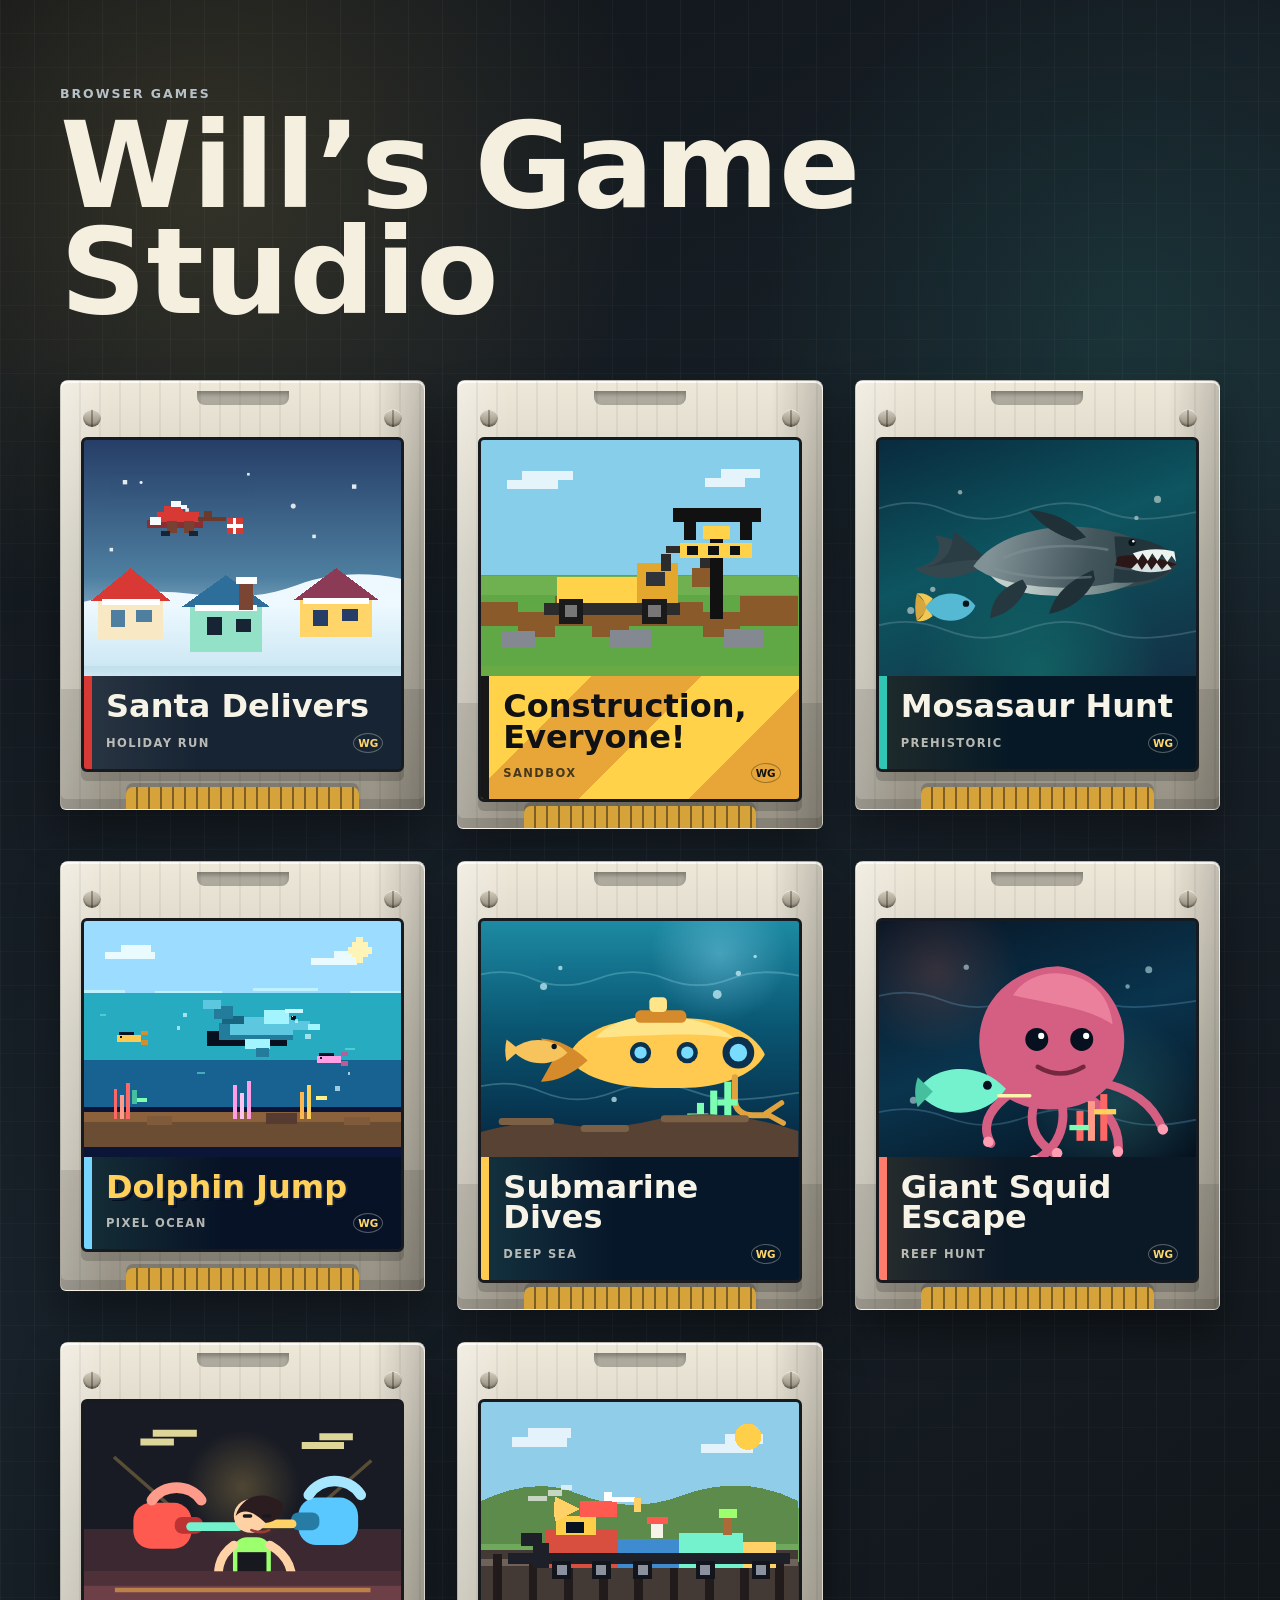
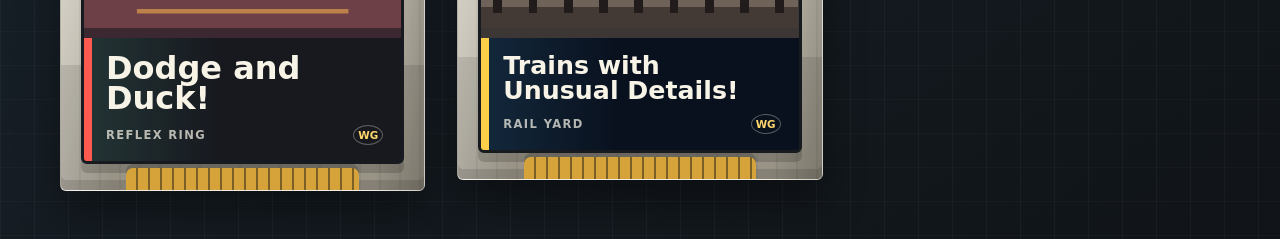
<file: index.html>
<!doctype html>
<html lang="en">
  <head>
    <meta charset="utf-8">
    <meta name="viewport" content="width=device-width, initial-scale=1">
    <title>Will’s Game Studio</title>
    <style>
      :root {
        color-scheme: dark;
        --page: #101418;
        --page-soft: #182129;
        --paper: #f5efe0;
        --ink: #14181d;
        --muted: #b7c1c8;
        --plastic: #c9c5b7;
        --plastic-dark: #7d786b;
        --plastic-light: #eee8d9;
        --slot: #262922;
        --edge: rgba(0, 0, 0, 0.44);
      }

      * {
        box-sizing: border-box;
      }

      html {
        min-width: 320px;
        min-height: 100%;
        background: var(--page);
      }

      body {
        min-height: 100dvh;
        margin: 0;
        color: var(--paper);
        background:
          linear-gradient(90deg, rgba(255, 255, 255, 0.035) 1px, transparent 1px) 0 0 / 34px 34px,
          linear-gradient(0deg, rgba(255, 255, 255, 0.025) 1px, transparent 1px) 0 0 / 34px 34px,
          radial-gradient(circle at 16% 10%, rgba(255, 214, 107, 0.14), transparent 28rem),
          radial-gradient(circle at 88% 18%, rgba(49, 198, 180, 0.12), transparent 24rem),
          linear-gradient(145deg, #101418 0%, #182129 48%, #101418 100%);
        font-family:
          Inter, ui-sans-serif, system-ui, -apple-system, BlinkMacSystemFont, "Segoe UI",
          sans-serif;
      }

      a {
        color: inherit;
      }

      .studio {
        width: min(1160px, calc(100% - 32px));
        margin: 0 auto;
        padding: clamp(34px, 7vw, 86px) 0 48px;
      }

      .masthead {
        display: grid;
        gap: 12px;
        margin-bottom: clamp(28px, 5vw, 56px);
      }

      .eyebrow {
        margin: 0;
        color: var(--muted);
        font-size: 0.78rem;
        font-weight: 900;
        letter-spacing: 0.16em;
        text-transform: uppercase;
      }

      h1 {
        max-width: 10ch;
        margin: 0;
        font-size: clamp(3.1rem, 10vw, 7.5rem);
        line-height: 0.88;
        letter-spacing: 0;
      }

      .game-grid {
        display: grid;
        grid-template-columns: repeat(3, minmax(0, 1fr));
        gap: clamp(18px, 3vw, 32px);
        align-items: start;
      }

      .cartridge {
        position: relative;
        display: block;
        min-height: 430px;
        border: 1px solid rgba(255, 255, 255, 0.22);
        border-radius: 8px 8px 6px 6px;
        padding: 22px 20px 26px;
        overflow: hidden;
        isolation: isolate;
        color: var(--ink);
        text-decoration: none;
        background:
          linear-gradient(90deg, rgba(255, 255, 255, 0.28), transparent 14% 86%, rgba(0, 0, 0, 0.18)),
          linear-gradient(180deg, var(--plastic-light), var(--plastic) 40%, #a9a394);
        box-shadow:
          inset 0 2px 0 rgba(255, 255, 255, 0.78),
          inset 0 -10px 0 rgba(0, 0, 0, 0.12),
          0 24px 42px rgba(0, 0, 0, 0.36);
        transition:
          transform 180ms ease,
          box-shadow 180ms ease,
          filter 180ms ease;
      }

      .cartridge::before {
        content: "";
        position: absolute;
        inset: 0;
        z-index: -1;
        background:
          linear-gradient(180deg, transparent 0 72%, rgba(0, 0, 0, 0.1) 72%),
          repeating-linear-gradient(90deg, transparent 0 18px, rgba(0, 0, 0, 0.05) 18px 20px);
        pointer-events: none;
      }

      .cartridge::after {
        content: "";
        position: absolute;
        left: 18%;
        right: 18%;
        bottom: 0;
        height: 22px;
        border-radius: 7px 7px 0 0;
        background:
          repeating-linear-gradient(90deg, #d5a33a 0 10px, #7b5f25 10px 12px),
          #c7922d;
        box-shadow: 0 -4px 0 rgba(0, 0, 0, 0.18);
      }

      .cartridge:hover {
        transform: translateY(-8px);
        box-shadow:
          inset 0 2px 0 rgba(255, 255, 255, 0.78),
          inset 0 -10px 0 rgba(0, 0, 0, 0.12),
          0 34px 54px rgba(0, 0, 0, 0.44);
      }

      .cartridge:focus-visible {
        outline: 4px solid #ffd66b;
        outline-offset: 6px;
      }

      .notch {
        position: absolute;
        top: 10px;
        left: 50%;
        width: 92px;
        height: 14px;
        transform: translateX(-50%);
        border-radius: 0 0 8px 8px;
        background: rgba(92, 88, 80, 0.42);
        box-shadow: inset 0 3px 4px rgba(0, 0, 0, 0.28);
      }

      .screw {
        position: absolute;
        top: 28px;
        width: 18px;
        height: 18px;
        border-radius: 50%;
        background:
          linear-gradient(90deg, transparent 42%, rgba(0, 0, 0, 0.28) 42% 58%, transparent 58%),
          linear-gradient(#d8d1c0, #8d8677);
        box-shadow:
          inset 0 1px 0 rgba(255, 255, 255, 0.7),
          inset 0 -2px 2px rgba(0, 0, 0, 0.32);
      }

      .screw.left {
        left: 22px;
      }

      .screw.right {
        right: 22px;
      }

      .label {
        display: grid;
        grid-template-rows: minmax(0, 1fr) auto;
        min-height: 318px;
        margin-top: 34px;
        overflow: hidden;
        border: 3px solid #171a1f;
        border-radius: 6px;
        background: #111820;
        box-shadow:
          inset 0 0 0 3px rgba(255, 255, 255, 0.08),
          0 9px 0 rgba(0, 0, 0, 0.16);
      }

      .cover {
        position: relative;
        min-height: 236px;
        overflow: hidden;
      }

      .cover svg {
        display: block;
        width: 100%;
        height: 100%;
        min-height: 236px;
      }

      .title-strip {
        display: grid;
        gap: 11px;
        min-height: 88px;
        padding: 15px 18px 16px 22px;
        color: #f7f3e7;
        background:
          linear-gradient(90deg, rgba(255, 255, 255, 0.07), transparent 32%),
          #151a20;
      }

      .game-title {
        margin: 0;
        font-size: clamp(1.35rem, 2.5vw, 2rem);
        line-height: 0.95;
        letter-spacing: 0;
      }

      .game-meta {
        display: flex;
        align-items: center;
        justify-content: space-between;
        gap: 10px;
        color: rgba(247, 243, 231, 0.72);
        font-size: 0.72rem;
        font-weight: 900;
        letter-spacing: 0.12em;
        text-transform: uppercase;
      }

      .seal {
        display: inline-grid;
        place-items: center;
        width: 30px;
        height: 20px;
        border: 1px solid rgba(247, 243, 231, 0.32);
        border-radius: 50%;
        color: #ffd66b;
        font-size: 0.65rem;
        letter-spacing: 0;
      }

      .santa .cover {
        background:
          radial-gradient(circle at 18% 18%, rgba(255, 255, 255, 0.9) 0 1px, transparent 2px),
          radial-gradient(circle at 66% 28%, rgba(255, 255, 255, 0.84) 0 2px, transparent 3px),
          linear-gradient(180deg, #263e67 0%, #4e7fa0 58%, #cde8f4 100%);
      }

      .santa .title-strip {
        background:
          linear-gradient(90deg, #d83935 0 8px, transparent 8px),
          linear-gradient(90deg, rgba(255, 255, 255, 0.08), transparent 36%),
          #172433;
      }

      .construction .cover {
        background:
          linear-gradient(180deg, #87ceeb 0 58%, #6aaa45 58%),
          repeating-linear-gradient(90deg, transparent 0 10px, rgba(0, 0, 0, 0.16) 10px 12px);
        image-rendering: pixelated;
      }

      .construction .title-strip {
        color: #0f1114;
        background:
          linear-gradient(90deg, #171717 0 8px, transparent 8px),
          linear-gradient(135deg, #ffd24a 0 25%, #e7a637 25% 50%, #ffd24a 50% 75%, #e7a637 75%);
      }

      .construction .game-meta {
        color: rgba(15, 17, 20, 0.74);
      }

      .construction .seal {
        border-color: rgba(15, 17, 20, 0.34);
        color: #0f1114;
      }

      .mosasaur .cover {
        background:
          radial-gradient(circle at 50% 100%, rgba(18, 147, 126, 0.42), transparent 44%),
          linear-gradient(160deg, #092b3e 0%, #0d5560 45%, #132f44 100%);
      }

      .mosasaur .title-strip {
        background:
          linear-gradient(90deg, #31c6b4 0 8px, transparent 8px),
          linear-gradient(90deg, rgba(255, 209, 102, 0.1), transparent 42%),
          #061825;
      }

      .dolphin .cover {
        background:
          linear-gradient(180deg, #9bdcff 0 29%, #27abc1 29% 58%, #176291 58% 82%, #0a1537 82%),
          repeating-linear-gradient(90deg, rgba(255, 255, 255, 0.04) 0 2px, transparent 2px 6px);
        image-rendering: pixelated;
      }

      .dolphin .title-strip {
        background:
          linear-gradient(90deg, #77d6ff 0 8px, transparent 8px),
          linear-gradient(90deg, rgba(124, 255, 178, 0.12), transparent 44%),
          #071226;
      }

      .dolphin .game-title {
        color: #ffd15b;
        text-shadow:
          2px 0 0 #152446,
          0 2px 0 #152446,
          3px 3px 0 #06101f;
      }

      .submarine .cover {
        background:
          radial-gradient(circle at 75% 14%, rgba(154, 230, 255, 0.36), transparent 22%),
          linear-gradient(180deg, #1d8aa3 0%, #0a5773 44%, #06243f 100%);
      }

      .submarine .title-strip {
        background:
          linear-gradient(90deg, #ffca4f 0 8px, transparent 8px),
          linear-gradient(90deg, rgba(116, 242, 206, 0.12), transparent 42%),
          #07172a;
      }

      .squid .cover {
        background:
          radial-gradient(circle at 18% 22%, rgba(255, 121, 95, 0.18), transparent 26%),
          radial-gradient(circle at 75% 78%, rgba(116, 242, 206, 0.16), transparent 30%),
          linear-gradient(160deg, #071525 0%, #0a344d 50%, #05111f 100%);
      }

      .squid .title-strip {
        background:
          linear-gradient(90deg, #ff7b6b 0 8px, transparent 8px),
          linear-gradient(90deg, rgba(255, 209, 102, 0.11), transparent 40%),
          #0b1826;
      }

      .dodge .cover {
        background:
          radial-gradient(circle at 50% 36%, rgba(255, 209, 102, 0.24), transparent 26%),
          linear-gradient(180deg, #181b24 0 54%, #3b2830 54% 100%);
      }

      .dodge .title-strip {
        background:
          linear-gradient(90deg, #ff5a4f 0 8px, transparent 8px),
          linear-gradient(90deg, rgba(116, 242, 206, 0.13), transparent 42%),
          #17191f;
      }

      .trains .cover {
        background:
          linear-gradient(180deg, #8fcde9 0 45%, #6fa95b 45% 68%, #3c3634 68% 100%);
      }

      .trains .title-strip {
        background:
          linear-gradient(90deg, #ffcf4a 0 8px, transparent 8px),
          linear-gradient(90deg, rgba(89, 200, 255, 0.13), transparent 42%),
          #09111f;
      }

      .trains .game-title {
        font-size: clamp(1.08rem, 2.1vw, 1.58rem);
        line-height: 1;
      }

      @media (max-width: 960px) {
        .game-grid {
          grid-template-columns: repeat(2, minmax(0, 1fr));
        }
      }

      @media (max-width: 640px) {
        .studio {
          width: min(420px, calc(100% - 24px));
          padding-top: 30px;
        }

        h1 {
          max-width: 8ch;
          font-size: clamp(3.25rem, 17vw, 5.2rem);
        }

        .game-grid {
          grid-template-columns: 1fr;
        }

        .cartridge {
          min-height: 404px;
          padding: 20px 18px 25px;
        }

        .label {
          min-height: 298px;
        }
      }

      @media (prefers-reduced-motion: reduce) {
        .cartridge {
          transition: none;
        }

        .cartridge:hover {
          transform: none;
        }
      }
    </style>
  </head>
  <body>
    <main class="studio">
      <header class="masthead">
        <p class="eyebrow">Browser games</p>
        <h1>Will’s Game Studio</h1>
      </header>

      <section class="game-grid" aria-label="Games">
        <a class="cartridge santa" href="./santa-delivers/" aria-label="Play Santa Delivers">
          <span class="notch" aria-hidden="true"></span>
          <span class="screw left" aria-hidden="true"></span>
          <span class="screw right" aria-hidden="true"></span>

          <span class="label">
            <span class="cover" aria-hidden="true">
              <svg viewBox="0 0 360 245" role="img">
                <defs>
                  <linearGradient id="santaSnow" x1="0" y1="174" x2="0" y2="245" gradientUnits="userSpaceOnUse">
                    <stop stop-color="#eef9ff"/>
                    <stop offset="1" stop-color="#cde8f4"/>
                  </linearGradient>
                </defs>
                <rect width="360" height="245" fill="transparent"/>
                <g fill="#f6fbff" opacity=".9">
                  <rect x="44" y="34" width="5" height="5"/>
                  <rect x="115" y="66" width="4" height="4"/>
                  <rect x="304" y="39" width="5" height="5"/>
                  <rect x="259" y="96" width="4" height="4"/>
                  <rect x="185" y="26" width="3" height="3"/>
                  <rect x="29" y="111" width="4" height="4"/>
                </g>
                <path d="M0 172c44-11 84-14 121-9 45 6 79 5 121-10 39-14 78-15 118-7v99H0z" fill="url(#santaSnow)"/>
                <g transform="translate(16 126)" shape-rendering="crispEdges">
                  <path d="M0 44h74v46H0z" fill="#f9e8c4"/>
                  <path d="M-8 45 37 8l45 37z" fill="#d83935"/>
                  <path d="M15 55h16v20H15zM43 55h18v14H43z" fill="#4e7fa0"/>
                  <path d="M4 43h66v7H4z" fill="#fff"/>
                </g>
                <g transform="translate(120 142)" shape-rendering="crispEdges">
                  <path d="M0 35h82v52H0z" fill="#93e2c7"/>
                  <path d="M-9 36 41 0l50 36z" fill="#2d6e9b"/>
                  <path d="M19 48h17v20H19zM52 50h18v14H52z" fill="#172433"/>
                  <path d="M6 34h70v7H6z" fill="#fff"/>
                  <path d="M56 5h16v34H56z" fill="#7a4633"/>
                  <path d="M52 2h24v8H52z" fill="#fff"/>
                </g>
                <g transform="translate(245 120)" shape-rendering="crispEdges">
                  <path d="M0 48h82v44H0z" fill="#ffd56a"/>
                  <path d="M-7 50 41 14l48 36z" fill="#8c3b57"/>
                  <path d="M15 61h17v19H15zM48 60h18v14H48z" fill="#263e67"/>
                  <path d="M3 48h75v7H3z" fill="#fff"/>
                </g>
                <g transform="translate(71 58)" shape-rendering="crispEdges">
                  <path d="M0 21h64v10H0z" fill="#8b2e32"/>
                  <path d="M12 12h48v12H12z" fill="#d83935"/>
                  <path d="M58 18h32v5H58z" fill="#6b3a2b"/>
                  <rect x="65" y="11" width="9" height="9" fill="#6b3a2b"/>
                  <rect x="4" y="18" width="12" height="9" fill="#f5fbff"/>
                  <rect x="20" y="5" width="21" height="12" fill="#d83935"/>
                  <rect x="28" y="0" width="11" height="7" fill="#f5fbff"/>
                  <rect x="39" y="4" width="7" height="5" fill="#f5fbff"/>
                  <rect x="23" y="22" width="12" height="14" fill="#754233"/>
                  <rect x="42" y="22" width="12" height="14" fill="#754233"/>
                  <rect x="16" y="34" width="10" height="5" fill="#172433"/>
                  <rect x="48" y="34" width="10" height="5" fill="#172433"/>
                  <rect x="91" y="19" width="18" height="18" fill="#d83935"/>
                  <rect x="98" y="19" width="4" height="18" fill="#fff"/>
                  <rect x="91" y="26" width="18" height="4" fill="#fff"/>
                </g>
              </svg>
            </span>
            <span class="title-strip">
              <strong class="game-title">Santa Delivers</strong>
              <span class="game-meta">Holiday run <span class="seal">WG</span></span>
            </span>
          </span>
        </a>

        <a class="cartridge construction" href="./construction-everyone/" aria-label="Play Construction, Everyone!">
          <span class="notch" aria-hidden="true"></span>
          <span class="screw left" aria-hidden="true"></span>
          <span class="screw right" aria-hidden="true"></span>

          <span class="label">
            <span class="cover" aria-hidden="true">
              <svg viewBox="0 0 360 245" role="img" shape-rendering="crispEdges">
                <rect width="360" height="245" fill="#87ceeb"/>
                <rect y="142" width="360" height="103" fill="#5fa845"/>
                <path d="M0 143h360v21H0z" fill="#6fb151"/>
                <g fill="#8b5a2b">
                  <path d="M0 172h42v28H0zM42 184h42v28H42zM84 166h42v34H84zM126 178h42v34h-42zM168 160h42v40h-42zM210 172h42v28h-42zM252 184h42v28h-42zM294 166h66v34h-66z"/>
                </g>
                <g fill="#848890">
                  <rect x="23" y="205" width="38" height="18"/>
                  <rect x="146" y="204" width="47" height="19"/>
                  <rect x="276" y="203" width="44" height="20"/>
                </g>
                <g transform="translate(72 109)">
                  <rect x="14" y="35" width="116" height="34" fill="#ffd24a"/>
                  <rect x="105" y="19" width="46" height="50" fill="#e3a72e"/>
                  <rect x="115" y="29" width="22" height="16" fill="#30343a"/>
                  <rect x="0" y="65" width="154" height="13" fill="#2c2c2c"/>
                  <rect x="16" y="60" width="28" height="28" fill="#1a1a1a"/>
                  <rect x="111" y="60" width="28" height="28" fill="#1a1a1a"/>
                  <rect x="23" y="67" width="14" height="14" fill="#777"/>
                  <rect x="118" y="67" width="14" height="14" fill="#777"/>
                  <rect x="132" y="9" width="12" height="19" fill="#2c2c2c"/>
                  <rect x="138" y="0" width="44" height="8" fill="#2c2c2c"/>
                  <rect x="176" y="3" width="12" height="24" fill="#2c2c2c"/>
                  <rect x="167" y="25" width="30" height="21" fill="#8b5a2b"/>
                </g>
                <g transform="translate(218 66)">
                  <rect x="42" y="35" width="15" height="91" fill="#111"/>
                  <rect x="34" y="20" width="31" height="15" fill="#ffd24a"/>
                  <rect x="0" y="0" width="100" height="16" fill="#111"/>
                  <rect x="12" y="16" width="14" height="20" fill="#111"/>
                  <rect x="76" y="16" width="14" height="20" fill="#111"/>
                  <rect x="8" y="39" width="82" height="18" fill="#ffd24a"/>
                  <rect x="16" y="43" width="12" height="10" fill="#111"/>
                  <rect x="40" y="43" width="12" height="10" fill="#111"/>
                  <rect x="64" y="43" width="12" height="10" fill="#111"/>
                </g>
                <g fill="#fff" opacity=".78">
                  <rect x="29" y="34" width="58" height="10"/>
                  <rect x="46" y="24" width="58" height="10"/>
                  <rect x="254" y="32" width="46" height="10"/>
                  <rect x="272" y="22" width="44" height="10"/>
                </g>
              </svg>
            </span>
            <span class="title-strip">
              <strong class="game-title">Construction, Everyone!</strong>
              <span class="game-meta">Sandbox <span class="seal">WG</span></span>
            </span>
          </span>
        </a>

        <a class="cartridge mosasaur" href="./mosasaur-hunt/" aria-label="Play Mosasaur Hunt">
          <span class="notch" aria-hidden="true"></span>
          <span class="screw left" aria-hidden="true"></span>
          <span class="screw right" aria-hidden="true"></span>

          <span class="label">
            <span class="cover" aria-hidden="true">
              <svg viewBox="0 0 360 245" role="img">
                <defs>
                  <linearGradient id="mosaBodyCover" x1="78" y1="86" x2="300" y2="143" gradientUnits="userSpaceOnUse">
                    <stop stop-color="#819296"/>
                    <stop offset=".48" stop-color="#43565c"/>
                    <stop offset="1" stop-color="#26383f"/>
                  </linearGradient>
                  <linearGradient id="mosaBellyCover" x1="112" y1="142" x2="270" y2="168" gradientUnits="userSpaceOnUse">
                    <stop stop-color="#c2cfcb"/>
                    <stop offset=".65" stop-color="#6f8385"/>
                    <stop offset="1" stop-color="#3a4a50"/>
                  </linearGradient>
                </defs>
                <rect width="360" height="245" fill="transparent"/>
                <g fill="none" stroke="#9fbfd1" stroke-width="2" opacity=".25">
                  <path d="M-8 69c32-12 58-12 86 0s55 12 88 0 61-12 88 0 58 12 113 0"/>
                  <path d="M-17 204c33-12 61-12 92 0s56 12 89 0 61-12 90 0 57 12 112 0"/>
                </g>
                <g fill="#d7e2e0" opacity=".6">
                  <circle cx="36" cy="182" r="4"/>
                  <circle cx="61" cy="158" r="3"/>
                  <circle cx="316" cy="56" r="4"/>
                  <circle cx="292" cy="77" r="2.5"/>
                  <circle cx="92" cy="48" r="2.5"/>
                </g>
                <g transform="translate(41 59)">
                  <path fill="#34474e" d="M76 75C48 88 18 90 0 75c21-4 34-17 23-37 28 4 51 19 65 34l-12 3z"/>
                  <path fill="#2a3d45" d="M13 74c21-6 30-17 30-41 14 10 27 21 42 35-23-6-45 1-72 6z"/>
                  <path fill="url(#mosaBodyCover)" d="M66 73c27-40 103-57 171-36 30 10 52 21 61 34-10 17-41 27-87 28-62 4-121-6-145-26z"/>
                  <path fill="url(#mosaBellyCover)" d="M86 84c46 17 116 19 176-2-20 18-57 27-109 24-32-1-55-8-67-22z"/>
                  <path fill="#1f3037" d="M204 88c-10 21-28 34-52 39 5-20 20-37 50-50l2 11z"/>
                  <path fill="#26383f" d="M127 96c-9 20-22 31-42 36 2-21 12-35 37-44l5 8z"/>
                  <path fill="#1f3037" d="M181 44c-21-7-39-18-52-35 27 2 49 12 65 31l-13 4z"/>
                  <path fill="#23343b" d="M226 39c28 0 57 8 72 24-23-1-45-1-70 3l-2-27z"/>
                  <path fill="#273940" d="M226 75c23 5 45 4 69-3-12 14-37 22-70 19l1-16z"/>
                  <path fill="#2b1718" d="M230 62c21-4 45 0 67 9-19 6-43 7-70 1l3-10z"/>
                  <path fill="#edf4ef" d="M247 58l6 8 5-8 6 9 5-9 6 9 5-8 6 9 5-7 5 7-2-12c-17-4-32-3-47 2z"/>
                  <path fill="#d7e2e0" d="M245 76l7-7 5 8 6-8 5 8 6-8 6 8 6-7 5 6c-17 5-32 5-46 0z"/>
                  <circle cx="246" cy="46" r="4" fill="#071016"/>
                  <circle cx="247.5" cy="44.5" r="1.4" fill="#eef8f7"/>
                  <path fill="none" stroke="#819296" stroke-linecap="round" stroke-width="3" opacity=".5" d="M91 76c26 8 65 12 108 9M101 63c28-13 72-17 117-9"/>
                </g>
                <g transform="translate(38 139) scale(.82)">
                  <path fill="#d7a63f" d="M24 48L6 29c-3 12-3 26 0 38l18-19z"/>
                  <path fill="#f0c853" d="M28 36c-7-6-14-8-22-7 7 5 11 11 14 19l8-12zM28 60c-7 6-14 8-22 7 7-5 11-11 14-19l8 12z"/>
                  <path fill="#55b9d4" d="M18 48c12-22 50-28 69-2-9 24-51 30-69 2z"/>
                  <circle cx="74" cy="43" r="4.4" fill="#07131a"/>
                </g>
              </svg>
            </span>
            <span class="title-strip">
              <strong class="game-title">Mosasaur Hunt</strong>
              <span class="game-meta">Prehistoric <span class="seal">WG</span></span>
            </span>
          </span>
        </a>

        <a class="cartridge dolphin" href="./dolphin-jump/" aria-label="Play Dolphin Jump">
          <span class="notch" aria-hidden="true"></span>
          <span class="screw left" aria-hidden="true"></span>
          <span class="screw right" aria-hidden="true"></span>

          <span class="label">
            <span class="cover" aria-hidden="true">
              <svg viewBox="0 0 360 245" role="img" shape-rendering="crispEdges">
                <rect width="360" height="245" fill="#071226"/>
                <rect width="360" height="70" fill="#9bdcff"/>
                <rect y="70" width="360" height="76" fill="#27abc1"/>
                <rect y="146" width="360" height="54" fill="#176291"/>
                <rect y="200" width="360" height="45" fill="#0a1537"/>
                <g fill="#e9fbff">
                  <rect x="24" y="24" width="56" height="8"/>
                  <rect x="42" y="16" width="34" height="8"/>
                  <rect x="258" y="31" width="52" height="7"/>
                  <rect x="284" y="23" width="29" height="8"/>
                </g>
                <g fill="#fff4b8">
                  <rect x="304" y="12" width="18" height="18"/>
                  <rect x="299" y="18" width="28" height="8"/>
                  <rect x="309" y="7" width="8" height="29"/>
                </g>
                <g fill="#cbf8ff" opacity=".78">
                  <rect x="0" y="67" width="46" height="3"/>
                  <rect x="80" y="68" width="76" height="2"/>
                  <rect x="192" y="65" width="74" height="3"/>
                  <rect x="302" y="68" width="58" height="2"/>
                </g>
                <g fill="#72e7da" opacity=".55">
                  <rect x="18" y="94" width="7" height="2"/>
                  <rect x="52" y="118" width="10" height="2"/>
                  <rect x="215" y="91" width="8" height="2"/>
                  <rect x="296" y="133" width="12" height="2"/>
                  <rect x="128" y="160" width="9" height="2"/>
                </g>
                <g transform="translate(135 69)">
                  <rect x="4" y="44" width="91" height="17" fill="#06101f"/>
                  <rect x="18" y="35" width="84" height="20" fill="#247c9c"/>
                  <rect x="31" y="29" width="71" height="20" fill="#5cc7df"/>
                  <rect x="69" y="21" width="28" height="15" fill="#a2f5ff"/>
                  <rect x="97" y="33" width="24" height="10" fill="#5cc7df"/>
                  <rect x="119" y="36" width="14" height="7" fill="#a2f5ff"/>
                  <rect x="22" y="27" width="24" height="10" fill="#17657f"/>
                  <rect x="12" y="16" width="22" height="15" fill="#247c9c"/>
                  <rect x="0" y="9" width="20" height="11" fill="#5cc7df"/>
                  <rect x="48" y="54" width="28" height="11" fill="#a2f5ff"/>
                  <rect x="60" y="64" width="15" height="10" fill="#247c9c"/>
                  <rect x="100" y="27" width="5" height="5" fill="#06101f"/>
                  <rect x="101" y="27" width="1" height="1" fill="#ffffff"/>
                  <rect x="93" y="20" width="20" height="4" fill="#cbf8ff"/>
                </g>
                <g fill="#d5f9ff" opacity=".7">
                  <rect x="112" y="93" width="5" height="5"/>
                  <rect x="105" y="108" width="4" height="4"/>
                  <rect x="239" y="100" width="4" height="4"/>
                  <rect x="251" y="117" width="6" height="6"/>
                  <rect x="285" y="176" width="5" height="5"/>
                  <rect x="299" y="160" width="3" height="3"/>
                </g>
                <g transform="translate(48 118)">
                  <rect x="-8" y="-4" width="17" height="4" fill="#071326"/>
                  <rect x="-11" y="0" width="28" height="8" fill="#ffca4f"/>
                  <rect x="17" y="-5" width="8" height="5" fill="#d38f2f"/>
                  <rect x="17" y="6" width="8" height="5" fill="#d38f2f"/>
                  <rect x="-7" y="1" width="2" height="2" fill="#06101f"/>
                </g>
                <g transform="translate(275 142)">
                  <rect x="-8" y="-4" width="17" height="4" fill="#071326"/>
                  <rect x="-11" y="0" width="28" height="8" fill="#ff9ee5"/>
                  <rect x="17" y="-5" width="8" height="5" fill="#b85c9a"/>
                  <rect x="17" y="6" width="8" height="5" fill="#b85c9a"/>
                  <rect x="-7" y="1" width="2" height="2" fill="#06101f"/>
                </g>
                <g transform="translate(0 205)">
                  <rect width="360" height="40" fill="#6b4d34"/>
                  <rect x="0" y="0" width="360" height="12" fill="#8b623b"/>
                  <rect x="34" y="-26" width="4" height="34" fill="#ff6767"/>
                  <rect x="41" y="-19" width="4" height="27" fill="#ff9a88"/>
                  <rect x="48" y="-33" width="4" height="41" fill="#ff6767"/>
                  <rect x="58" y="-16" width="14" height="5" fill="#7cffb2"/>
                  <rect x="55" y="-25" width="5" height="16" fill="#46bf9e"/>
                  <rect x="169" y="-30" width="5" height="38" fill="#ff9ee5"/>
                  <rect x="177" y="-21" width="5" height="29" fill="#ffc4ed"/>
                  <rect x="185" y="-35" width="5" height="43" fill="#ff9ee5"/>
                  <rect x="245" y="-22" width="5" height="30" fill="#ffb84f"/>
                  <rect x="253" y="-30" width="5" height="38" fill="#ffd15b"/>
                  <rect x="263" y="-18" width="13" height="5" fill="#fff08a"/>
                  <rect x="72" y="5" width="28" height="10" fill="#805b3b"/>
                  <rect x="206" y="2" width="36" height="12" fill="#553b30"/>
                  <rect x="295" y="6" width="29" height="9" fill="#805b3b"/>
                </g>
              </svg>
            </span>
            <span class="title-strip">
              <strong class="game-title">Dolphin Jump</strong>
              <span class="game-meta">Pixel ocean <span class="seal">WG</span></span>
            </span>
          </span>
        </a>

        <a class="cartridge submarine" href="./submarine-dives/" aria-label="Play Submarine Dives">
          <span class="notch" aria-hidden="true"></span>
          <span class="screw left" aria-hidden="true"></span>
          <span class="screw right" aria-hidden="true"></span>

          <span class="label">
            <span class="cover" aria-hidden="true">
              <svg viewBox="0 0 360 245" role="img">
                <rect width="360" height="245" fill="transparent"/>
                <g fill="none" stroke="#b9f3ff" stroke-width="2" opacity=".24">
                  <path d="M-16 54c27-10 51-10 74 0s48 10 75 0 51-10 76 0 50 10 75 0 53-10 91 0"/>
                  <path d="M-20 182c32-12 59-12 88 0s54 12 84 0 57-12 89 0 57 12 128 0"/>
                </g>
                <g fill="#d5f9ff" opacity=".68">
                  <circle cx="71" cy="63" r="4"/>
                  <circle cx="90" cy="42" r="2.5"/>
                  <circle cx="268" cy="72" r="5"/>
                  <circle cx="292" cy="48" r="3"/>
                  <circle cx="311" cy="29" r="2"/>
                  <circle cx="151" cy="191" r="3"/>
                </g>
                <g transform="translate(68 89)">
                  <path d="M31 54c9-26 48-44 97-44h35c44 0 80 17 91 41-12 23-49 38-95 38h-29c-49 0-88-14-99-35z" fill="#ffca4f"/>
                  <path d="M62 32c19-22 62-31 111-20 18 4 36 12 47 21-39-8-92-4-158-1z" fill="#ffe58a"/>
                  <path d="M15 55 0 33c20 1 38 10 53 25C36 73 18 82 0 82l15-27z" fill="#d58b2b"/>
                  <circle cx="224" cy="49" r="18" fill="#0b314f"/>
                  <circle cx="224" cy="49" r="10" fill="#78dcff"/>
                  <circle cx="166" cy="49" r="12" fill="#0b314f"/>
                  <circle cx="166" cy="49" r="7" fill="#78dcff"/>
                  <circle cx="113" cy="49" r="12" fill="#0b314f"/>
                  <circle cx="113" cy="49" r="7" fill="#78dcff"/>
                  <rect x="107" y="1" width="58" height="14" rx="6" fill="#d58b2b"/>
                  <rect x="123" y="-14" width="20" height="17" rx="5" fill="#ffe58a"/>
                  <path d="M220 77v25c0 11 8 18 20 18h18" fill="none" stroke="#e0a33d" stroke-width="7" stroke-linecap="round"/>
                  <path d="M255 118l18-12M257 119l18 10" fill="none" stroke="#e0a33d" stroke-width="6" stroke-linecap="round"/>
                </g>
                <g fill="#f7c35d">
                  <path d="M35 135c18-16 46-15 63 3-18 17-46 16-63-3z"/>
                  <path d="M44 135 29 123c-2 8-2 17 0 25l15-13z"/>
                </g>
                <circle cx="83" cy="131" r="3" fill="#071326"/>
                <g transform="translate(245 171)" fill="#7cffb2">
                  <rect x="0" y="24" width="8" height="25"/>
                  <rect x="15" y="10" width="8" height="39"/>
                  <rect x="31" y="0" width="8" height="49"/>
                  <rect x="-11" y="36" width="24" height="7"/>
                  <rect x="23" y="20" width="23" height="7"/>
                </g>
                <g transform="translate(0 213)">
                  <path d="M0 15c36-10 66-13 92-9 35 6 70 4 106-5 47-11 99-7 162 13v31H0z" fill="#584233"/>
                  <path d="M24 3h55M117 11h47M208 0h92" stroke="#7b6045" stroke-width="8" stroke-linecap="round"/>
                </g>
              </svg>
            </span>
            <span class="title-strip">
              <strong class="game-title">Submarine Dives</strong>
              <span class="game-meta">Deep sea <span class="seal">WG</span></span>
            </span>
          </span>
        </a>

        <a class="cartridge squid" href="./giant-squid-escape/" aria-label="Play Giant Squid Escape">
          <span class="notch" aria-hidden="true"></span>
          <span class="screw left" aria-hidden="true"></span>
          <span class="screw right" aria-hidden="true"></span>

          <span class="label">
            <span class="cover" aria-hidden="true">
              <svg viewBox="0 0 360 245" role="img">
                <rect width="360" height="245" fill="transparent"/>
                <g fill="#d5f9ff" opacity=".52">
                  <circle cx="39" cy="192" r="4"/>
                  <circle cx="61" cy="171" r="2.5"/>
                  <circle cx="306" cy="44" r="4"/>
                  <circle cx="282" cy="63" r="2.5"/>
                  <circle cx="99" cy="41" r="3"/>
                </g>
                <g fill="none" stroke="#8cd7ff" stroke-width="2" opacity=".22">
                  <path d="M-15 78c31-11 58-11 86 0s54 11 85 0 58-11 86 0 56 11 126 0"/>
                  <path d="M-19 211c35-12 64-12 95 0s58 12 91 0 62-12 95 0 60 12 112 0"/>
                </g>
                <g transform="translate(134 32)">
                  <path d="M69 8c39 4 72 35 75 78 3 48-27 81-76 84-48 4-84-23-88-70C-24 52 14 10 69 8z" fill="#d45f82"/>
                  <path d="M18 41c14-22 42-31 72-21 24 8 38 27 41 54-28-19-70-23-113-33z" fill="#ff9db3" opacity=".54"/>
                  <circle cx="45" cy="91" r="13" fill="#06101f"/>
                  <circle cx="96" cy="91" r="13" fill="#06101f"/>
                  <circle cx="50" cy="87" r="3.5" fill="#fff"/>
                  <circle cx="101" cy="87" r="3.5" fill="#fff"/>
                  <path d="M46 122c17 10 35 10 52 0" fill="none" stroke="#74283f" stroke-width="5" stroke-linecap="round"/>
                  <g fill="none" stroke="#d45f82" stroke-width="10" stroke-linecap="round">
                    <path d="M26 145c-34 21-46 42-33 64"/>
                    <path d="M46 153c-13 30-6 52 20 68"/>
                    <path d="M72 155c8 33-1 57-28 73"/>
                    <path d="M94 150c32 20 47 43 43 70"/>
                    <path d="M113 139c39 7 64 25 75 54"/>
                  </g>
                  <g fill="#ff9db3">
                    <circle cx="-10" cy="207" r="6"/>
                    <circle cx="68" cy="220" r="6"/>
                    <circle cx="42" cy="228" r="6"/>
                    <circle cx="137" cy="218" r="6"/>
                    <circle cx="188" cy="193" r="6"/>
                  </g>
                </g>
                <g transform="translate(43 146)">
                  <path d="M0 36c18-31 71-36 101-3-22 34-74 37-101 3z" fill="#74f2ce"/>
                  <path d="M18 36 1 20c-4 11-4 23 0 34l17-18z" fill="#46bf9e"/>
                  <circle cx="80" cy="29" r="5" fill="#06101f"/>
                  <path d="M93 41h35" stroke="#fff4ad" stroke-width="4" stroke-linecap="round"/>
                </g>
                <g transform="translate(224 181)">
                  <rect x="0" y="23" width="8" height="34" fill="#ff6767"/>
                  <rect x="13" y="12" width="8" height="45" fill="#ff9a88"/>
                  <rect x="27" y="4" width="8" height="53" fill="#ff6767"/>
                  <rect x="-8" y="39" width="22" height="6" fill="#7cffb2"/>
                  <rect x="20" y="21" width="25" height="6" fill="#ffd15b"/>
                </g>
              </svg>
            </span>
            <span class="title-strip">
              <strong class="game-title">Giant Squid Escape</strong>
              <span class="game-meta">Reef hunt <span class="seal">WG</span></span>
            </span>
          </span>
        </a>

        <a class="cartridge dodge" href="./punch-dodge-jump/" aria-label="Play Dodge and Duck!">
          <span class="notch" aria-hidden="true"></span>
          <span class="screw left" aria-hidden="true"></span>
          <span class="screw right" aria-hidden="true"></span>

          <span class="label">
            <span class="cover" aria-hidden="true">
              <svg viewBox="0 0 360 245" role="img">
                <rect width="360" height="245" fill="transparent"/>
                <g fill="#fff4ad" opacity=".86">
                  <path d="M64 30h38v8H64zM78 20h50v8H78z"/>
                  <path d="M247 34h48v8h-48zM267 24h38v8h-38z"/>
                </g>
                <g fill="none" stroke="#ffd166" stroke-width="4" opacity=".28">
                  <path d="M34 51 122 128M326 55 238 132"/>
                  <path d="M68 188h224"/>
                </g>
                <g transform="translate(56 76)">
                  <rect x="0" y="27" width="66" height="52" rx="20" fill="#ff5a4f"/>
                  <rect x="47" y="43" width="32" height="19" rx="8" fill="#bd3232"/>
                  <path d="M21 24c13-19 43-19 56 0" fill="none" stroke="#ff9b8b" stroke-width="12" stroke-linecap="round"/>
                  <path d="M65 54h54" stroke="#74f2ce" stroke-width="10" stroke-linecap="round"/>
                </g>
                <g transform="translate(235 67)">
                  <rect x="8" y="30" width="68" height="54" rx="21" fill="#59c8ff"/>
                  <rect x="0" y="47" width="32" height="20" rx="8" fill="#267ca4"/>
                  <path d="M20 27c14-21 45-21 59 0" fill="none" stroke="#a6e7ff" stroke-width="12" stroke-linecap="round"/>
                  <path d="M-49 60H1" stroke="#ffd166" stroke-width="10" stroke-linecap="round"/>
                </g>
                <g transform="translate(150 93)">
                  <circle cx="39" cy="25" r="19" fill="#ffd2a6"/>
                  <path d="M22 25c7-24 34-31 54-14 0 13-7 20-20 22-14-14-25-17-34-8z" fill="#2b1d1f"/>
                  <path d="M32 25h7M54 25h7" stroke="#17191f" stroke-width="4" stroke-linecap="round"/>
                  <path d="M40 41c7 3 14 3 20 0" fill="none" stroke="#9c3a3a" stroke-width="3" stroke-linecap="round"/>
                  <rect x="19" y="49" width="43" height="53" rx="16" fill="#9cff6d"/>
                  <rect x="24" y="66" width="33" height="40" fill="#17191f"/>
                  <path d="M20 58C3 70-2 89 7 111M61 58c21 12 29 31 22 52" fill="none" stroke="#ffd2a6" stroke-width="10" stroke-linecap="round"/>
                  <rect x="3" y="106" width="22" height="16" rx="7" fill="#ff5a4f"/>
                  <rect x="68" y="104" width="23" height="16" rx="7" fill="#59c8ff"/>
                  <path d="M29 102 20 140M53 102l11 38" stroke="#ffd2a6" stroke-width="10" stroke-linecap="round"/>
                  <rect x="9" y="136" width="29" height="12" rx="5" fill="#f7f3e8"/>
                  <rect x="54" y="136" width="29" height="12" rx="5" fill="#f7f3e8"/>
                </g>
                <g transform="translate(0 181)">
                  <rect width="360" height="64" fill="#6d3f46"/>
                  <path d="M0 0h360v16H0z" fill="#4d3038"/>
                  <path d="M35 21h290M60 45h240" stroke="#ffb84f" stroke-width="5" opacity=".54"/>
                </g>
              </svg>
            </span>
            <span class="title-strip">
              <strong class="game-title">Dodge and Duck!</strong>
              <span class="game-meta">Reflex ring <span class="seal">WG</span></span>
            </span>
          </span>
        </a>

        <a class="cartridge trains" href="./trains-with-unusual-details/" aria-label="Play Trains with Unusual Details!">
          <span class="notch" aria-hidden="true"></span>
          <span class="screw left" aria-hidden="true"></span>
          <span class="screw right" aria-hidden="true"></span>

          <span class="label">
            <span class="cover" aria-hidden="true">
              <svg viewBox="0 0 360 245" role="img" shape-rendering="crispEdges">
                <rect width="360" height="245" fill="transparent"/>
                <g fill="#f6fbff" opacity=".82">
                  <rect x="35" y="28" width="62" height="12"/>
                  <rect x="53" y="18" width="49" height="12"/>
                  <rect x="250" y="36" width="59" height="11"/>
                  <rect x="277" y="25" width="43" height="11"/>
                </g>
                <circle cx="303" cy="28" r="15" fill="#ffcf4a"/>
                <g fill="#5d8b4b">
                  <path d="M0 108h360v42H0z"/>
                  <path d="M0 101c40-19 76-22 108-9 42 17 80 18 122 2 45-16 88-14 130 7v24H0z"/>
                </g>
                <g transform="translate(0 157)">
                  <rect y="0" width="360" height="88" fill="#433a35"/>
                  <rect y="10" width="360" height="8" fill="#6f6259"/>
                  <rect y="56" width="360" height="8" fill="#6f6259"/>
                  <g fill="#211c1b">
                    <rect x="14" y="4" width="10" height="67"/>
                    <rect x="54" y="4" width="10" height="67"/>
                    <rect x="94" y="4" width="10" height="67"/>
                    <rect x="134" y="4" width="10" height="67"/>
                    <rect x="174" y="4" width="10" height="67"/>
                    <rect x="214" y="4" width="10" height="67"/>
                    <rect x="254" y="4" width="10" height="67"/>
                    <rect x="294" y="4" width="10" height="67"/>
                    <rect x="334" y="4" width="10" height="67"/>
                  </g>
                </g>
                <g transform="translate(31 108)">
                  <rect x="42" y="25" width="82" height="44" fill="#d84f3f"/>
                  <rect x="54" y="10" width="45" height="22" fill="#ffcf4a"/>
                  <rect x="65" y="17" width="21" height="12" fill="#08111f"/>
                  <rect x="124" y="36" width="70" height="33" fill="#3f8bcf"/>
                  <rect x="194" y="29" width="72" height="40" fill="#74f2ce"/>
                  <rect x="266" y="39" width="38" height="30" fill="#ffd166"/>
                  <rect x="0" y="52" width="319" height="12" fill="#1d2028"/>
                  <rect x="50" y="61" width="21" height="21" fill="#12151b"/>
                  <rect x="95" y="61" width="21" height="21" fill="#12151b"/>
                  <rect x="142" y="61" width="21" height="21" fill="#12151b"/>
                  <rect x="213" y="61" width="21" height="21" fill="#12151b"/>
                  <rect x="276" y="61" width="21" height="21" fill="#12151b"/>
                  <rect x="55" y="66" width="11" height="11" fill="#8b919f"/>
                  <rect x="100" y="66" width="11" height="11" fill="#8b919f"/>
                  <rect x="147" y="66" width="11" height="11" fill="#8b919f"/>
                  <rect x="218" y="66" width="11" height="11" fill="#8b919f"/>
                  <rect x="281" y="66" width="11" height="11" fill="#8b919f"/>
                  <rect x="28" y="41" width="18" height="28" fill="#1d2028"/>
                  <rect x="14" y="29" width="24" height="15" fill="#1d2028"/>
                  <rect x="244" y="10" width="10" height="21" fill="#ad6a39"/>
                  <rect x="239" y="2" width="20" height="10" fill="#9cff6d"/>
                  <rect x="162" y="17" width="13" height="18" fill="#f7f3e8"/>
                  <rect x="157" y="11" width="24" height="8" fill="#ff5a4f"/>
                </g>
                <g transform="translate(112 79)">
                  <rect x="0" y="22" width="42" height="18" fill="#ff5a4f"/>
                  <rect x="27" y="12" width="10" height="10" fill="#fff"/>
                  <rect x="37" y="17" width="26" height="6" fill="#fff"/>
                  <rect x="62" y="18" width="8" height="16" fill="#ffd166"/>
                  <path d="M0 31-28 17c-2 10-2 19 0 28L0 31z" fill="#ffd166"/>
                </g>
                <g fill="#fff" opacity=".65">
                  <rect x="53" y="95" width="22" height="6"/>
                  <rect x="76" y="89" width="16" height="6"/>
                  <rect x="91" y="83" width="12" height="6"/>
                </g>
              </svg>
            </span>
            <span class="title-strip">
              <strong class="game-title">Trains with Unusual Details!</strong>
              <span class="game-meta">Rail yard <span class="seal">WG</span></span>
            </span>
          </span>
        </a>
      </section>
    </main>
  </body>
</html>
</file>
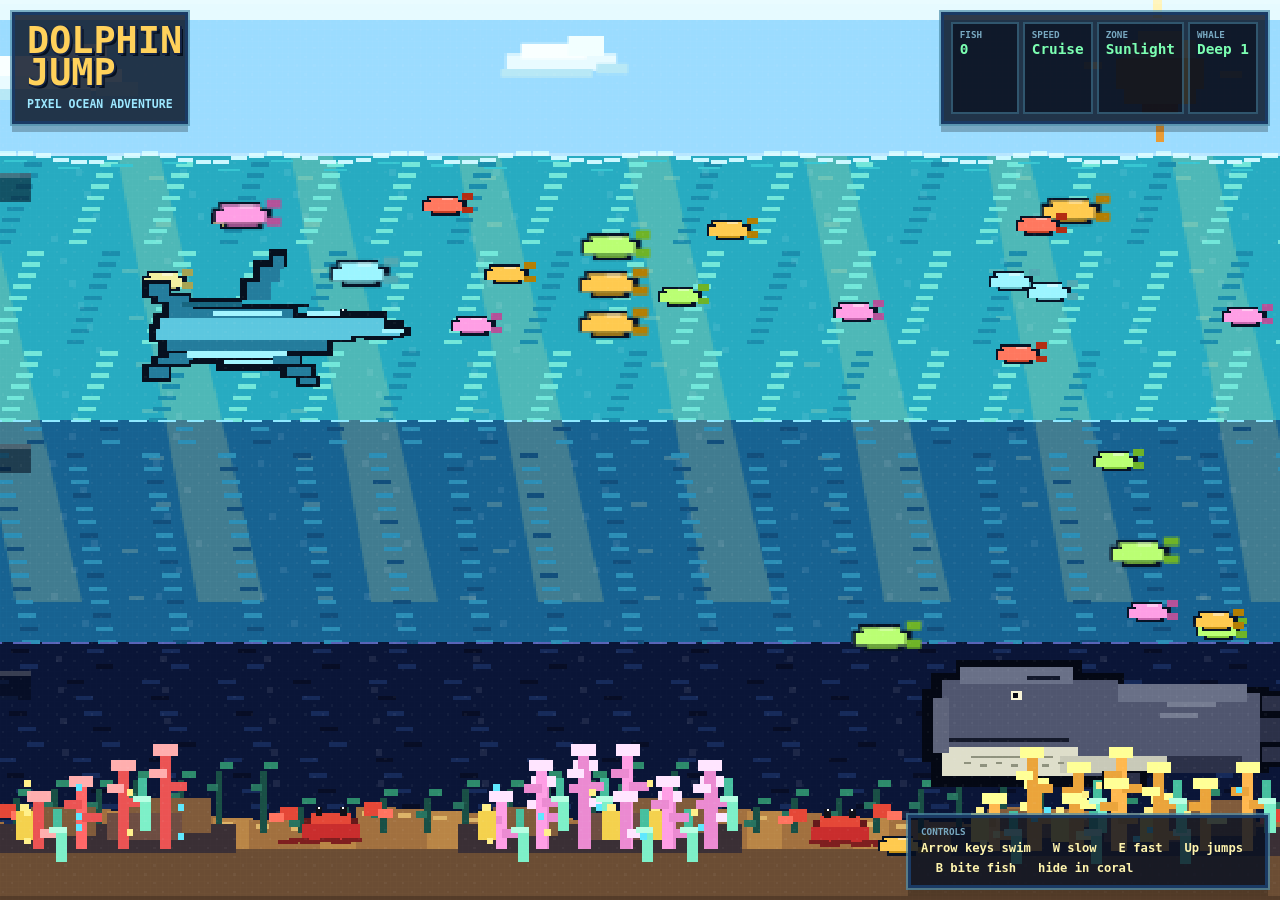
<file: dolphin-jump/index.html>
<!doctype html>
<html lang="en">
<head>
  <meta charset="utf-8">
  <meta name="viewport" content="width=device-width, initial-scale=1">
  <title>Dolphin Jump</title>
  <style>
    :root {
      color-scheme: dark;
      --ink: #e8f7ff;
      --panel: rgba(7, 15, 33, 0.82);
      --line: #77d6ff;
      --gold: #ffd15b;
      --green: #7cffb2;
    }

    * {
      box-sizing: border-box;
    }

    html,
    body {
      margin: 0;
      width: 100%;
      min-height: 100%;
      overflow: hidden;
      background: #071226;
      color: var(--ink);
      font-family: "Trebuchet MS", "Lucida Console", Monaco, monospace;
      letter-spacing: 0;
      user-select: none;
    }

    body::before {
      content: "";
      position: fixed;
      inset: 0;
      pointer-events: none;
      background:
        linear-gradient(90deg, rgba(255, 255, 255, 0.04) 1px, transparent 1px),
        linear-gradient(0deg, rgba(255, 255, 255, 0.035) 1px, transparent 1px);
      background-size: 6px 6px;
      mix-blend-mode: overlay;
      opacity: 0.5;
    }

    #game {
      display: block;
      width: 100vw;
      height: 100vh;
      image-rendering: pixelated;
      image-rendering: crisp-edges;
      touch-action: none;
    }

    .hud {
      position: fixed;
      inset: 12px 12px auto 12px;
      z-index: 2;
      display: flex;
      justify-content: space-between;
      gap: 12px;
      pointer-events: none;
    }

    .panel {
      border: 3px solid #1a3a64;
      outline: 2px solid rgba(119, 214, 255, 0.48);
      background: var(--panel);
      box-shadow:
        0 0 0 2px rgba(0, 0, 0, 0.45),
        0 8px 0 rgba(0, 0, 0, 0.24);
    }

    .title {
      width: 176px;
      padding: 10px 12px;
    }

    h1 {
      margin: 0;
      color: var(--gold);
      font-size: clamp(1.25rem, 3vw, 2.3rem);
      line-height: 0.88;
      font-weight: 900;
      text-transform: uppercase;
      text-shadow:
        2px 0 0 #152446,
        0 2px 0 #152446,
        3px 3px 0 #06101f;
    }

    .subtitle {
      margin-top: 7px;
      color: #9ce7ff;
      font-size: 0.72rem;
      font-weight: 800;
      text-transform: uppercase;
    }

    .stats {
      display: grid;
      grid-template-columns: repeat(4, minmax(68px, auto));
      gap: 4px;
      padding: 7px;
    }

    .stat {
      min-width: 68px;
      padding: 5px 7px;
      border: 2px solid rgba(119, 214, 255, 0.32);
      background: rgba(5, 10, 24, 0.64);
    }

    .stat span,
    .controls span {
      display: block;
      color: #78a9c2;
      font-size: 0.58rem;
      font-weight: 900;
      text-transform: uppercase;
    }

    .stat strong {
      display: block;
      margin-top: 1px;
      color: var(--green);
      font-size: 0.9rem;
      font-weight: 900;
      white-space: nowrap;
    }

    .controls {
      position: fixed;
      right: 12px;
      bottom: 12px;
      z-index: 2;
      max-width: min(360px, calc(100vw - 24px));
      padding: 8px 10px;
      pointer-events: none;
    }

    .controls strong {
      color: #fff4ad;
      font-size: 0.76rem;
      line-height: 1.5;
      font-weight: 900;
    }

    @media (max-width: 760px) {
      .hud {
        inset: 8px 8px auto 8px;
      }

      .title {
        width: 130px;
        padding: 8px;
      }

      .subtitle {
        display: none;
      }

      .stats {
        grid-template-columns: repeat(2, minmax(62px, auto));
      }

      .stat {
        min-width: 62px;
      }

      .controls {
        left: 8px;
        right: 8px;
        bottom: 8px;
      }
    }
  </style>
</head>
<body>
  <canvas id="game" aria-label="Dolphin Jump pixel game"></canvas>

  <div class="hud" aria-hidden="true">
    <section class="panel title">
      <h1>Dolphin<br>Jump</h1>
      <div class="subtitle">pixel ocean adventure</div>
    </section>

    <section class="panel stats">
      <div class="stat"><span>Fish</span><strong id="score">0</strong></div>
      <div class="stat"><span>Speed</span><strong id="speed">Cruise</strong></div>
      <div class="stat"><span>Zone</span><strong id="zone">Sunlight</strong></div>
      <div class="stat"><span>Whale</span><strong id="whale">Deep</strong></div>
    </section>
  </div>

  <section class="panel controls" aria-hidden="true">
    <span>Controls</span>
    <strong>Arrow keys swim &nbsp; W slow &nbsp; E fast &nbsp; Up jumps &nbsp; B bite fish &nbsp; hide in coral</strong>
  </section>

  <script>
    (() => {
      "use strict";

      const canvas = document.getElementById("game");
      const ctx = canvas.getContext("2d");
      const scoreEl = document.getElementById("score");
      const speedEl = document.getElementById("speed");
      const zoneEl = document.getElementById("zone");
      const whaleEl = document.getElementById("whale");

      const WORLD_W = 720;
      const WORLD_H = 405;
      const WATER = 70;
      const SUNLIGHT = 189;
      const TWILIGHT = 289;
      const MIDNIGHT = 405;

      const buffer = document.createElement("canvas");
      buffer.width = WORLD_W;
      buffer.height = WORLD_H;
      const px = buffer.getContext("2d");
      px.imageSmoothingEnabled = false;

      const keys = {
        left: false,
        right: false,
        up: false,
        down: false,
        slow: false,
        fast: false
      };

      const state = {
        time: 0,
        last: 0,
        width: 0,
        height: 0,
        scale: 1,
        offsetX: 0,
        offsetY: 0,
        score: 0,
        speedLabel: "Cruise",
        zone: "Sunlight",
        hidden: false,
        fish: [],
        reefs: [
          { x: 78, y: 335, w: 92, h: 47, color: "#ff6767" },
          { x: 286, y: 330, w: 112, h: 52, color: "#ff9ee5" },
          { x: 508, y: 325, w: 132, h: 58, color: "#ffb84f" }
        ],
        crabs: [
          { x: 49, y: 374, phase: 0.2, dir: 1 },
          { x: 226, y: 372, phase: 1.7, dir: -1 },
          { x: 446, y: 375, phase: 2.9, dir: 1 },
          { x: 672, y: 373, phase: 4.1, dir: -1 }
        ],
        bubbles: [],
        foam: [],
        sparks: [],
        spouts: [],
        player: {
          x: 190,
          y: 145,
          vx: 18,
          vy: 0,
          heading: 0,
          bite: 0,
          hurt: 0,
          stamina: 100
        },
        whale: {
          x: 590,
          y: 332,
          dir: -1,
          mode: "deep",
          timer: 5,
          breath: 0,
          targetY: 328,
          phase: 0,
          hitCooldown: 0,
          spoutClock: 0,
          fishEaten: 0
        }
      };

      let seed = 15;
      const fishColors = ["#ffca4f", "#ff785f", "#9cf5ff", "#baff73", "#ff9ee5", "#f2f0a0"];

      function random() {
        seed = (seed * 1664525 + 1013904223) >>> 0;
        return seed / 4294967296;
      }

      function clamp(value, min, max) {
        return Math.max(min, Math.min(max, value));
      }

      function resize() {
        const dpr = Math.min(2, window.devicePixelRatio || 1);
        state.width = Math.max(320, window.innerWidth);
        state.height = Math.max(420, window.innerHeight);
        canvas.width = Math.round(state.width * dpr);
        canvas.height = Math.round(state.height * dpr);
        canvas.style.width = `${state.width}px`;
        canvas.style.height = `${state.height}px`;
        ctx.setTransform(dpr, 0, 0, dpr, 0, 0);
        ctx.imageSmoothingEnabled = false;
        state.scale = Math.max(state.width / WORLD_W, state.height / WORLD_H);
        state.offsetX = Math.floor((state.width - WORLD_W * state.scale) * 0.5);
        state.offsetY = Math.floor((state.height - WORLD_H * state.scale) * 0.5);
      }

      function setup() {
        for (let i = 0; i < 32; i++) {
          state.fish.push(makeFish(random() * WORLD_W, i));
        }
        resize();
        requestAnimationFrame(frame);
      }

      function makeFish(x, index = 0) {
        const zoneChoice = random();
        const y = zoneChoice < 0.58
          ? WATER + 18 + random() * 72
          : WATER + 28 + random() * (WORLD_H - WATER - 42);
        return {
          x,
          y,
          vx: -(18 + random() * 33),
          size: random() < 0.22 ? 1.35 : 1,
          color: fishColors[(index + Math.floor(random() * fishColors.length)) % fishColors.length],
          bob: random() * Math.PI * 2,
          eaten: false
        };
      }

      function respawnFish(fish, fromRight = true) {
        const fresh = makeFish(fromRight ? WORLD_W + 24 + random() * 170 : random() * WORLD_W);
        Object.assign(fish, fresh);
      }

      function frame(now) {
        const dt = Math.min(0.034, (now - state.last) / 1000 || 0.016);
        state.last = now;
        update(dt);
        draw();
        requestAnimationFrame(frame);
      }

      function update(dt) {
        state.time += dt;
        updatePlayer(dt);
        updateFish(dt);
        updateWhale(dt);
        updateCrabs(dt);
        updateParticles(dt);
        updateHud();
      }

      function updatePlayer(dt) {
        const player = state.player;
        const previousY = player.y;
        const inputX = (keys.right ? 1 : 0) - (keys.left ? 1 : 0);
        const inputY = (keys.down ? 1 : 0) - (keys.up ? 1 : 0);
        const inputLength = Math.hypot(inputX, inputY);
        const nx = inputLength ? inputX / inputLength : 0;
        const ny = inputLength ? inputY / inputLength : 0;
        const inWater = player.y >= WATER;
        const fastActive = keys.fast && player.stamina > 1;
        const slowActive = keys.slow && !keys.fast;
        const topSpeed = fastActive ? 122 : slowActive ? 43 : 75;

        state.speedLabel = fastActive ? "Fast" : slowActive ? "Slow" : "Cruise";

        if (inputLength) {
          player.heading = Math.atan2(ny, nx);
        } else if (!inWater && Math.hypot(player.vx, player.vy) > 8) {
          player.heading = Math.atan2(player.vy, player.vx);
        }

        if (inWater) {
          const accel = fastActive ? 520 : slowActive ? 230 : 360;
          player.vx += nx * accel * dt;
          player.vy += ny * accel * dt;
          player.vy += 14 * dt;

          if (keys.up && player.y < WATER + 20) {
            player.vy -= (fastActive ? 260 : 170) * dt;
          }

          const speed = Math.hypot(player.vx, player.vy);
          if (speed > topSpeed) {
            player.vx = player.vx / speed * topSpeed;
            player.vy = player.vy / speed * topSpeed;
          }

          const drag = Math.pow(inputLength ? 0.18 : 0.045, dt);
          player.vx *= drag;
          player.vy *= drag;
          player.stamina = clamp(player.stamina + (fastActive ? -11 : slowActive ? 9 : 3) * dt, 0, 100);
        } else {
          player.vy += 250 * dt;
          player.vx += nx * 55 * dt;
          player.vx *= Math.pow(0.82, dt);
          if (keys.down) player.vy += 65 * dt;
          player.stamina = clamp(player.stamina - 1.4 * dt, 0, 100);
        }

        player.x += player.vx * dt;
        player.y += player.vy * dt;

        if (previousY >= WATER && player.y < WATER) {
          makeSplash(player.x, WATER, Math.max(10, Math.abs(player.vy) * 0.13));
        }

        if (previousY < WATER && player.y >= WATER) {
          makeSplash(player.x, WATER, Math.max(14, Math.abs(player.vy) * 0.18));
          player.vy *= 0.55;
        }

        if (player.x < 24) {
          player.x = 24;
          player.vx = Math.abs(player.vx) * 0.35;
        }
        if (player.x > WORLD_W - 24) {
          player.x = WORLD_W - 24;
          player.vx = -Math.abs(player.vx) * 0.35;
        }
        if (player.y < 12) {
          player.y = 12;
          player.vy = Math.max(player.vy, 6);
        }
        if (player.y > WORLD_H - 28) {
          player.y = WORLD_H - 28;
          player.vy = -Math.abs(player.vy) * 0.18;
          player.vx *= 0.8;
          kickSand(player.x, WORLD_H - 23);
        }

        player.bite = Math.max(0, player.bite - dt);
        player.hurt = Math.max(0, player.hurt - dt);
        state.hidden = isInReef(player.x, player.y);
        state.zone = zoneFor(player.y);
      }

      function updateFish(dt) {
        for (const fish of state.fish) {
          if (fish.eaten) continue;
          fish.x += fish.vx * dt;
          fish.y += Math.sin(state.time * 2.8 + fish.bob) * 4 * dt;
          if (fish.x < -22) {
            respawnFish(fish);
          }
        }
      }

      function updateWhale(dt) {
        const whale = state.whale;
        whale.phase += dt;
        whale.timer -= dt;
        whale.hitCooldown = Math.max(0, whale.hitCooldown - dt);
        whale.spoutClock = Math.max(0, whale.spoutClock - dt);

        if (whale.x < -110) whale.dir = 1;
        if (whale.x > WORLD_W + 110) whale.dir = -1;

        const speed = whale.mode === "breathing" ? 12 : whale.mode === "rising" ? 20 : 25;
        whale.x += whale.dir * speed * dt;

        if (whale.mode === "deep") {
          whale.targetY = TWILIGHT + 32 + Math.sin(whale.phase * 0.62) * 11;
          whale.y += (whale.targetY - whale.y) * Math.min(1, 1.5 * dt);
          if (whale.timer <= 0) {
            whale.mode = "rising";
            whale.timer = 3.4;
          }
        } else if (whale.mode === "rising") {
          whale.y -= 25 * dt;
          whale.y += Math.sin(whale.phase * 1.4) * 3 * dt;
          if (whale.y <= WATER + 24) {
            whale.y = WATER + 24;
            whale.mode = "breathing";
            whale.breath = 2.75;
            whale.timer = 2.75;
            makeSplash(whale.x + whale.dir * 38, WATER, 24);
          }
        } else if (whale.mode === "breathing") {
          whale.y += (WATER + 24 + Math.sin(whale.phase * 4) * 1.5 - whale.y) * Math.min(1, 4 * dt);
          whale.breath -= dt;
          if (whale.spoutClock <= 0) {
            emitSpout(whale.x + whale.dir * 34, WATER - 5);
            whale.spoutClock = 0.105;
          }
          if (whale.breath <= 0) {
            whale.mode = "diving";
            whale.targetY = TWILIGHT + 22 + random() * 42;
            whale.timer = 3.8;
          }
        } else if (whale.mode === "diving") {
          whale.y += 28 * dt;
          if (whale.y >= whale.targetY) {
            whale.mode = "deep";
            whale.timer = 6 + random() * 5;
          }
        }

        whaleEatFish();

        const player = state.player;
        const dx = (player.x - whale.x) / 76;
        const dy = (player.y - whale.y) / 32;
        if (!state.hidden && dx * dx + dy * dy < 1 && whale.hitCooldown <= 0) {
          whale.hitCooldown = 1.15;
          player.hurt = 1;
          player.vx = -whale.dir * 82;
          player.vy = -86;
          state.score = Math.max(0, state.score - 1);
          makeSplash(player.x, player.y, 18);
        }
      }

      function whaleEatFish() {
        const whale = state.whale;
        const mouthX = whale.x + whale.dir * 70;
        const mouthY = whale.y + 4;
        for (const fish of state.fish) {
          if (fish.eaten) continue;
          const distance = Math.hypot(fish.x - mouthX, fish.y - mouthY);
          if (distance < 24 + fish.size * 5) {
            fish.eaten = true;
            whale.fishEaten += 1;
            for (let i = 0; i < 10; i++) {
              state.sparks.push({
                x: fish.x,
                y: fish.y,
                vx: (random() - 0.5) * 56,
                vy: (random() - 0.5) * 38,
                color: fish.color,
                age: 0,
                life: 0.28 + random() * 0.2
              });
            }
            for (let i = 0; i < 5; i++) {
              state.bubbles.push({
                x: mouthX + (random() - 0.5) * 14,
                y: mouthY + (random() - 0.5) * 8,
                vx: -whale.dir * (8 + random() * 22),
                vy: -12 - random() * 24,
                age: 0,
                life: 0.45 + random() * 0.28,
                size: 2 + random() * 2
              });
            }
            window.setTimeout(() => respawnFish(fish), 160);
            break;
          }
        }
      }

      function updateCrabs(dt) {
        const floorTop = WORLD_H - 26;
        for (const crab of state.crabs) {
          crab.phase += dt * 3;
          crab.x += crab.dir * (5 + Math.sin(crab.phase) * 2) * dt;
          if (crab.x < 24 || crab.x > WORLD_W - 24) crab.dir *= -1;
          crab.y = floorTop - 5 + Math.sin(crab.phase * 2) * 1.5;
        }
      }

      function updateParticles(dt) {
        stepList(state.bubbles, dt, (bubble) => {
          bubble.age += dt;
          bubble.x += bubble.vx * dt;
          bubble.y += bubble.vy * dt;
          bubble.vy -= 8 * dt;
          bubble.vx *= Math.pow(0.35, dt);
          return bubble.age < bubble.life && bubble.y > WATER - 15;
        });

        stepList(state.foam, dt, (foam) => {
          foam.age += dt;
          foam.x += foam.vx * dt;
          foam.y += foam.vy * dt;
          foam.vy += 28 * dt;
          return foam.age < foam.life;
        });

        stepList(state.sparks, dt, (spark) => {
          spark.age += dt;
          spark.x += spark.vx * dt;
          spark.y += spark.vy * dt;
          spark.vy += 20 * dt;
          return spark.age < spark.life;
        });

        stepList(state.spouts, dt, (spout) => {
          spout.age += dt;
          spout.x += spout.vx * dt;
          spout.y += spout.vy * dt;
          spout.vy += 62 * dt;
          return spout.age < spout.life;
        });
      }

      function stepList(list, dt, updater) {
        for (let i = list.length - 1; i >= 0; i--) {
          if (!updater(list[i], dt)) list.splice(i, 1);
        }
      }

      function bite() {
        const player = state.player;
        player.bite = 0.18;
        const mouth = {
          x: player.x + Math.cos(player.heading) * 45,
          y: player.y + Math.sin(player.heading) * 45
        };
        let best = null;
        let bestDistance = Infinity;

        for (const fish of state.fish) {
          if (fish.eaten) continue;
          const distance = Math.hypot(fish.x - mouth.x, fish.y - mouth.y);
          if (distance < bestDistance && distance < 22 + fish.size * 5) {
            best = fish;
            bestDistance = distance;
          }
        }

        if (best) {
          best.eaten = true;
          state.score += 1;
          state.player.stamina = clamp(state.player.stamina + 10, 0, 100);
          for (let i = 0; i < 14; i++) {
            state.sparks.push({
              x: best.x,
              y: best.y,
              vx: (random() - 0.5) * 72,
              vy: (random() - 0.5) * 52,
              color: best.color,
              age: 0,
              life: 0.32 + random() * 0.2
            });
          }
          window.setTimeout(() => respawnFish(best), 120);
        } else {
          for (let i = 0; i < 6; i++) {
            state.bubbles.push({
              x: mouth.x + (random() - 0.5) * 7,
              y: mouth.y + (random() - 0.5) * 7,
              vx: (random() - 0.5) * 22,
              vy: -18 - random() * 25,
              age: 0,
              life: 0.55 + random() * 0.42,
              size: 2 + random() * 2
            });
          }
        }
      }

      function emitSpout(x, y) {
        for (let i = 0; i < 3; i++) {
          state.spouts.push({
            x: x + (random() - 0.5) * 4,
            y,
            vx: (random() - 0.5) * 32,
            vy: -72 - random() * 46,
            size: 2 + random() * 3,
            age: 0,
            life: 0.7 + random() * 0.36
          });
        }
      }

      function makeSplash(x, y, power) {
        for (let i = 0; i < power; i++) {
          state.foam.push({
            x: x + (random() - 0.5) * power * 1.5,
            y: y + (random() - 0.5) * 4,
            vx: (random() - 0.5) * 58,
            vy: -16 - random() * 45,
            age: 0,
            life: 0.35 + random() * 0.42,
            size: 1 + random() * 3
          });
        }
      }

      function kickSand(x, y) {
        if (state.time % 0.2 > 0.035) return;
        for (let i = 0; i < 4; i++) {
          state.sparks.push({
            x: x + (random() - 0.5) * 24,
            y,
            vx: (random() - 0.5) * 22,
            vy: -10 - random() * 18,
            color: "#b8894a",
            age: 0,
            life: 0.28
          });
        }
      }

      function zoneFor(y) {
        if (y < WATER) return "Air";
        if (y < SUNLIGHT) return "Sunlight";
        if (y < TWILIGHT) return "Twilight";
        return "Midnight";
      }

      function isInReef(x, y) {
        return state.reefs.some((reef) => (
          x > reef.x - 8 &&
          x < reef.x + reef.w + 8 &&
          y > reef.y - 20 &&
          y < reef.y + reef.h + 12
        ));
      }

      function updateHud() {
        scoreEl.textContent = String(state.score);
        speedEl.textContent = state.speedLabel;
        zoneEl.textContent = state.hidden ? "Hidden" : state.zone;
        whaleEl.textContent = `${state.whale.mode.charAt(0).toUpperCase()}${state.whale.mode.slice(1)} ${state.whale.fishEaten}`;
      }

      function draw() {
        px.imageSmoothingEnabled = false;
        px.clearRect(0, 0, WORLD_W, WORLD_H);
        drawBackground();
        drawFish();
        drawWhale();
        drawDolphin();
        drawParticles();
        drawReefForeground();
        drawSurfaceHighlights();
        drawScreenDither();

        ctx.clearRect(0, 0, state.width, state.height);
        ctx.imageSmoothingEnabled = false;
        ctx.drawImage(
          buffer,
          0,
          0,
          WORLD_W,
          WORLD_H,
          state.offsetX,
          state.offsetY,
          Math.ceil(WORLD_W * state.scale),
          Math.ceil(WORLD_H * state.scale)
        );
      }

      function drawBackground() {
        rect(0, 0, WORLD_W, WATER, "#9bdcff");
        rect(0, 0, WORLD_W, 9, "#e6faff");
        rect(0, WATER, WORLD_W, SUNLIGHT - WATER, "#27abc1");
        rect(0, SUNLIGHT, WORLD_W, TWILIGHT - SUNLIGHT, "#176291");
        rect(0, TWILIGHT, WORLD_W, MIDNIGHT - TWILIGHT, "#0a1537");

        drawPixelSun(594, 28);
        drawVoxelCloud(88, 28, 1);
        drawVoxelCloud(320, 22, 0.75);
        drawSunRays();
        drawLayerTexture(WATER, SUNLIGHT, "#72e7da", "#1b8dac", 5);
        drawLayerTexture(SUNLIGHT, TWILIGHT, "#2c8eb6", "#124e7b", 6);
        drawLayerTexture(TWILIGHT, MIDNIGHT, "#162a59", "#070d25", 7);
        drawZoneSigns();
        drawSeaFloor();
      }

      function drawPixelSun(cx, cy) {
        const colors = ["#fff3a7", "#ffd15b", "#e99b35"];
        rect(cx - 10, cy - 14, 20, 4, colors[0]);
        rect(cx - 16, cy - 10, 32, 8, colors[0]);
        rect(cx - 20, cy - 2, 40, 14, colors[1]);
        rect(cx - 16, cy + 12, 32, 7, colors[1]);
        rect(cx - 8, cy + 19, 16, 4, colors[2]);
        rect(cx - 34, cy, 8, 3, "#fff4b8");
        rect(cx + 27, cy + 4, 10, 3, "#fff4b8");
        rect(cx - 3, cy - 29, 4, 9, "#fff4b8");
        rect(cx - 2, cy + 28, 4, 8, "#e99b35");
      }

      function drawVoxelCloud(x, y, scale) {
        px.save();
        px.translate(Math.round(x), Math.round(y));
        px.scale(scale, scale);
        rect(-27, 3, 66, 10, "#e9fbff");
        rect(-18, -3, 39, 9, "#f9ffff");
        rect(10, -8, 22, 12, "#f2ffff");
        rect(-30, 12, 55, 5, "#b7e8f6");
        rect(27, 9, 19, 6, "#b7e8f6");
        px.restore();
      }

      function drawSunRays() {
        for (let i = 0; i < 8; i++) {
          const x = 42 + i * 79 + Math.sin(state.time * 0.35 + i) * 4;
          polygon([[x, WATER], [x + 19, WATER], [x + 66, TWILIGHT - 18], [x + 36, TWILIGHT - 18]], "rgba(255, 242, 139, 0.18)");
          for (let y = WATER + 9; y < TWILIGHT - 20; y += 21) {
            rect(x + ((y + i * 7) % 18), y, 7, 2, "rgba(255, 249, 180, 0.18)");
          }
        }
      }

      function drawLayerTexture(top, bottom, light, dark, step) {
        for (let y = top + 3; y < bottom; y += step) {
          for (let x = (y * 3) % 17; x < WORLD_W; x += 34) {
            rect(x, y, 8, 2, (x + y) % 3 ? light : dark);
          }
        }
        for (let y = top + 6; y < bottom; y += step * 2) {
          for (let x = (y * 5) % 23; x < WORLD_W; x += 47) {
            rect(x, y, 3, 3, "rgba(255,255,255,0.08)");
          }
        }
      }

      function drawZoneSigns() {
        drawPixelLabel(8, WATER + 16, "SUNLIGHT ZONE", "#fff69b");
        drawPixelLabel(8, SUNLIGHT + 19, "TWILIGHT ZONE", "#9ce7ff");
        drawPixelLabel(8, TWILIGHT + 21, "MIDNIGHT ZONE", "#b5a7ff");
        dashedLine(SUNLIGHT, "#8ee8ff");
        dashedLine(TWILIGHT, "#5964b8");
      }

      function dashedLine(y, color) {
        for (let x = 0; x < WORLD_W; x += 13) {
          rect(x, y, 8, 1, color);
        }
      }

      function drawPixelLabel(x, y, text, color) {
        rect(x - 4, y - 8, 82, 13, "rgba(3, 9, 24, 0.54)");
        rect(x - 4, y - 8, 82, 2, "rgba(255,255,255,0.2)");
        px.font = "bold 6px Monaco, monospace";
        px.fillStyle = "#06101f";
        px.fillText(text, x + 1, y + 1);
        px.fillStyle = color;
        px.fillText(text, x, y);
      }

      function drawSeaFloor() {
        const floorTop = WORLD_H - 26;
        rect(0, floorTop, WORLD_W, 26, "#6b4d34");
        for (let x = -8; x < WORLD_W + 16; x += 16) {
          const h = 4 + ((x * 5) % 9);
          rect(x, floorTop - 4 - h, 18, h + 7, x % 3 ? "#a1703f" : "#b98546");
          rect(x + 3, floorTop - 2 - h, 6, 2, "#ddb468");
        }
        for (let i = 0; i < 34; i++) {
          const x = (i * 37 + 21) % WORLD_W;
          const h = 12 + (i % 5) * 4;
          rect(x, floorTop - 4 - h, 3, h, "#194f45");
          rect(x - 4, floorTop + 2 - h, 5, 3, "#27735f");
          rect(x + 2, floorTop - 8 - h, 6, 3, "#2d8a6b");
        }
        for (const reef of state.reefs) {
          drawCoralReef(reef, "back");
        }
        for (const crab of state.crabs) {
          drawCrab(crab);
        }
      }

      function drawCoralReef(reef, layer) {
        const baseY = reef.y + reef.h;
        const dark = shade(reef.color, -42);
        const mid = shade(reef.color, -8);
        const light = shade(reef.color, 28);
        const rock = layer === "front" ? "#805b3b" : "#553b30";
        const alpha = layer === "front" ? 1 : 0.78;

        px.save();
        px.globalAlpha = alpha;
        rect(reef.x - 8, baseY - 11, reef.w + 16, 13, "#3a2f35");
        rect(reef.x + 8, baseY - 19, 29, 13, rock);
        rect(reef.x + reef.w - 42, baseY - 23, 39, 16, rock);
        rect(reef.x + reef.w * 0.46, baseY - 16, 34, 12, "#6d4d42");

        const count = layer === "front" ? 11 : 8;
        for (let i = 0; i < count; i++) {
          const x = reef.x + 9 + ((i * 19) % Math.max(20, reef.w - 16));
          const h = 23 + ((i * 7) % 28);
          const y = baseY - h;
          const branch = i % 3;
          rect(x, y, 5, h, branch === 0 ? reef.color : mid);
          rect(x - 5, y + 8, 8, 4, branch === 1 ? light : mid);
          rect(x + 3, y + 14, 9, 4, branch === 2 ? light : mid);
          rect(x - 3, y - 3, 11, 5, light);
          if (i % 2 === 0) {
            rect(x + 10, y + 13, 5, 16, "#7df0c8");
            rect(x + 7, y + 13, 8, 3, "#b8ffe3");
            rect(x + 9, y + 5, 4, 8, "#46bf9e");
          }
          if (i % 4 === 0) {
            rect(x - 8, baseY - 17, 8, 13, "#f4d14d");
            rect(x - 6, baseY - 20, 4, 3, "#fff08a");
          }
        }

        for (let i = 0; i < 10; i++) {
          const x = reef.x + 5 + ((i * 23) % reef.w);
          const y = baseY - 5 - ((i * 11) % 31);
          rect(x, y, 3, 3, i % 2 ? "#5ee8ff" : "#fff08a");
        }

        px.restore();
      }

      function drawReefForeground() {
        for (const reef of state.reefs) {
          drawCoralReef(reef, "front");
        }
      }

      function drawCrab(crab) {
        const x = Math.round(crab.x);
        const y = Math.round(crab.y);
        const claw = Math.round(Math.sin(crab.phase * 3) * 2);
        px.save();
        px.translate(x, y);
        px.scale(crab.dir, 1);
        rect(-12, -5, 24, 9, "#65191a");
        rect(-9, -7, 18, 6, "#e54737");
        rect(-13, -2, 26, 7, "#c92d2d");
        rect(-7, -10, 3, 4, "#101018");
        rect(4, -10, 3, 4, "#101018");
        rect(-6, -10, 1, 1, "#ffffff");
        rect(5, -10, 1, 1, "#ffffff");
        rect(-23, -11 - claw, 8, 6, "#e54737");
        rect(-28, -8 - claw, 7, 4, "#ff735f");
        rect(15, -11 + claw, 8, 6, "#e54737");
        rect(21, -8 + claw, 7, 4, "#ff735f");
        for (let i = 0; i < 3; i++) {
          rect(-14 + i * 5, 4 + i % 2, 9, 2, "#7e1e1f");
          rect(5 + i * 5, 4 + (i + 1) % 2, 9, 2, "#7e1e1f");
        }
        px.restore();
      }

      function drawFish() {
        for (const fish of state.fish) {
          if (fish.eaten) continue;
          px.save();
          px.translate(Math.round(fish.x), Math.round(fish.y));
          px.scale(fish.size, fish.size);
          rect(-8, -3, 14, 2, "#071326");
          rect(-10, -1, 20, 5, "#071326");
          rect(-6, 4, 13, 2, "#071326");
          rect(-7, -2, 13, 2, fish.color);
          rect(-9, 0, 17, 4, fish.color);
          rect(-5, 4, 10, 1, shade(fish.color, -22));
          rect(8, -4, 5, 3, shade(fish.color, -30));
          rect(8, 2, 5, 3, shade(fish.color, -30));
          rect(-7, -1, 1, 1, "#06101f");
          rect(-1, -2, 5, 1, "rgba(255,255,255,0.45)");
          px.restore();
        }
      }

      function drawDolphin() {
        const player = state.player;
        px.save();
        px.translate(Math.round(player.x), Math.round(player.y));
        px.rotate(player.heading);
        if (state.hidden) px.globalAlpha = 0.58;

        const hurt = player.hurt > 0 && Math.floor(state.time * 18) % 2 === 0;
        const body = hurt ? "#ff8a9a" : "#5cc7df";
        const light = hurt ? "#ffc4ca" : "#a2f5ff";
        const shadeBlue = hurt ? "#a64c67" : "#247c9c";
        const deepBlue = hurt ? "#713349" : "#17657f";
        const outline = "#06101f";
        const tailWave = Math.round(Math.sin(state.time * 9) * 2);

        rect(-50, -13 + tailWave, 15, 5, outline);
        rect(-59, -21 + tailWave, 13, 8, outline);
        rect(-55, -15 + tailWave, 18, 5, outline);
        rect(-50, 9 - tailWave, 15, 5, outline);
        rect(-59, 15 - tailWave, 13, 8, outline);
        rect(-55, 11 - tailWave, 18, 5, outline);
        rect(-44, -14, 30, 3, outline);
        rect(-50, -11, 61, 4, outline);
        rect(-54, -7, 81, 5, outline);
        rect(-56, -2, 93, 8, outline);
        rect(-52, 6, 79, 6, outline);
        rect(-44, 12, 53, 4, outline);
        rect(-26, 16, 30, 3, outline);
        rect(24, -8, 27, 5, outline);
        rect(30, -4, 29, 8, outline);
        rect(49, -1, 13, 4, outline);
        rect(-15, -23, 14, 10, outline);
        rect(-9, -31, 12, 9, outline);
        rect(-2, -36, 8, 8, outline);
        rect(-3, 11, 16, 6, outline);
        rect(3, 16, 16, 6, outline);
        rect(10, 21, 11, 5, outline);

        rect(-47, -11 + tailWave, 11, 3, shadeBlue);
        rect(-56, -19 + tailWave, 9, 5, shadeBlue);
        rect(-52, -14 + tailWave, 14, 3, shadeBlue);
        rect(-47, 10 - tailWave, 11, 3, shadeBlue);
        rect(-56, 16 - tailWave, 9, 5, shadeBlue);
        rect(-52, 12 - tailWave, 14, 3, shadeBlue);
        rect(-41, -12, 27, 2, deepBlue);
        rect(-47, -9, 56, 4, shadeBlue);
        rect(-51, -5, 76, 5, body);
        rect(-53, 0, 88, 5, body);
        rect(-48, 5, 72, 5, shadeBlue);
        rect(-39, 10, 45, 3, light);
        rect(-22, 14, 24, 2, light);
        rect(25, -5, 25, 5, body);
        rect(31, 0, 26, 3, body);
        rect(49, 0, 10, 2, light);
        rect(15, -8, 16, 2, light);
        rect(-27, -8, 31, 2, light);
        rect(-12, -21, 11, 8, shadeBlue);
        rect(-6, -28, 9, 7, shadeBlue);
        rect(0, -33, 5, 6, shadeBlue);
        rect(0, 12, 12, 4, shadeBlue);
        rect(6, 17, 11, 4, shadeBlue);
        rect(12, 22, 7, 3, shadeBlue);
        rect(30, -9, 3, 3, "#06101f");
        rect(31, -9, 1, 1, "#ffffff");
        rect(7, -11, 9, 1, "#06101f");

        if (player.bite > 0) {
          rect(43, 4, 14, 2, "#06101f");
          rect(46, 6, 8, 2, "#f85353");
        } else {
          rect(41, 4, 13, 1, "#06101f");
        }

        px.restore();
      }

      function drawWhale() {
        const whale = state.whale;
        px.save();
        px.translate(Math.round(whale.x), Math.round(whale.y));
        px.scale(whale.dir, 1);
        px.translate(0, Math.round(Math.sin(whale.phase * 2) * 1));

        const outline = "#040814";
        const dark = "#2c3148";
        const mid = whale.mode === "breathing" ? "#636a82" : "#50566f";
        const top = "#697087";
        const belly = "#c8c9b8";
        const jaw = "#dedeca";

        rect(-102, -8, 27, 17, outline);
        rect(-95, -17, 18, 9, outline);
        rect(-95, 8, 18, 9, outline);
        rect(-80, -19, 92, 39, outline);
        rect(-15, -25, 87, 51, outline);
        rect(4, -31, 57, 11, outline);
        rect(66, -18, 10, 33, outline);

        rect(-98, -5, 23, 11, dark);
        rect(-92, -15, 15, 7, dark);
        rect(-92, 8, 15, 7, dark);
        rect(-76, -16, 87, 33, mid);
        rect(-70, -20, 68, 8, top);
        rect(-68, 12, 75, 8, dark);
        rect(-12, -22, 79, 43, mid);
        rect(8, -28, 51, 8, top);
        rect(6, 8, 61, 13, jaw);
        rect(-34, 12, 48, 8, belly);
        rect(64, -14, 7, 25, "#5d637a");

        rect(31, -17, 5, 4, "#f7f3d6");
        rect(33, -16, 2, 2, "#030612");
        rect(14, -24, 15, 2, "#12182b");
        rect(10, 4, 54, 2, "#14192a");
        rect(17, 12, 37, 1, "#8f927e");
        for (let i = 0; i < 7; i++) {
          rect(12 + i * 7, 15 + (i % 2), 3, 1, "#8f927e");
        }

        rect(-25, 19, 20, 8, outline);
        rect(-22, 20, 16, 6, dark);
        rect(-56, -12, 22, 2, "#767d92");
        rect(-48, -7, 17, 2, "#767d92");

        if (whale.mode === "breathing") {
          rect(16, -33, 13, 2, "#e9fbff");
          rect(21, -36, 5, 3, "#c9f2ff");
        }

        px.restore();
      }

      function drawParticles() {
        for (const bubble of state.bubbles) {
          const a = 1 - bubble.age / bubble.life;
          rect(bubble.x, bubble.y, bubble.size, bubble.size, `rgba(213, 249, 255, ${0.55 * a})`);
          rect(bubble.x + 1, bubble.y, 1, 1, `rgba(255,255,255,${0.7 * a})`);
        }

        for (const foam of state.foam) {
          const a = 1 - foam.age / foam.life;
          rect(foam.x, foam.y, foam.size, foam.size, `rgba(238, 255, 255, ${0.75 * a})`);
        }

        for (const spark of state.sparks) {
          const a = 1 - spark.age / spark.life;
          rect(spark.x, spark.y, 2, 2, withAlpha(spark.color, a));
        }

        for (const spout of state.spouts) {
          const a = 1 - spout.age / spout.life;
          rect(spout.x, spout.y, spout.size, spout.size + 1, `rgba(231, 250, 255, ${0.8 * a})`);
          rect(spout.x + 1, spout.y - 2, Math.max(1, spout.size - 1), 1, `rgba(255, 255, 255, ${0.75 * a})`);
        }
      }

      function drawSurfaceHighlights() {
        for (let x = -8; x < WORLD_W + 8; x += 8) {
          const y = WATER + Math.round(Math.sin(state.time * 2.2 + x * 0.11) * 2);
          rect(x, y, 7, 2, "#cbf8ff");
          if (x % 24 === 0) rect(x + 2, y + 4, 10, 1, "#37c6d2");
        }
        rect(0, WATER - 1, WORLD_W, 1, "rgba(255,255,255,0.28)");
      }

      function drawScreenDither() {
        for (let y = 1; y < WORLD_H; y += 4) {
          for (let x = (y % 8); x < WORLD_W; x += 8) {
            rect(x, y, 1, 1, "rgba(255,255,255,0.045)");
          }
        }
        rect(0, 0, WORLD_W, 2, "rgba(255,255,255,0.1)");
        rect(0, WORLD_H - 2, WORLD_W, 2, "rgba(0,0,0,0.22)");
      }

      function rect(x, y, w, h, color) {
        px.fillStyle = color;
        px.fillRect(Math.round(x), Math.round(y), Math.max(1, Math.round(w)), Math.max(1, Math.round(h)));
      }

      function polygon(points, color) {
        px.fillStyle = color;
        px.beginPath();
        px.moveTo(Math.round(points[0][0]), Math.round(points[0][1]));
        for (let i = 1; i < points.length; i++) {
          px.lineTo(Math.round(points[i][0]), Math.round(points[i][1]));
        }
        px.closePath();
        px.fill();
      }

      function shade(hex, percent) {
        const raw = hex.replace("#", "");
        const n = Number.parseInt(raw, 16);
        const amount = Math.round(2.55 * percent);
        const r = clamp((n >> 16) + amount, 0, 255);
        const g = clamp(((n >> 8) & 255) + amount, 0, 255);
        const b = clamp((n & 255) + amount, 0, 255);
        return `rgb(${r}, ${g}, ${b})`;
      }

      function withAlpha(hex, alpha) {
        const raw = hex.replace("#", "");
        const n = Number.parseInt(raw, 16);
        return `rgba(${n >> 16}, ${(n >> 8) & 255}, ${n & 255}, ${alpha})`;
      }

      function bindControls() {
        window.addEventListener("keydown", (event) => {
          const key = event.key.toLowerCase();
          let handled = true;

          if (event.key === "ArrowLeft") keys.left = true;
          else if (event.key === "ArrowRight") keys.right = true;
          else if (event.key === "ArrowUp") keys.up = true;
          else if (event.key === "ArrowDown") keys.down = true;
          else if (key === "w") keys.slow = true;
          else if (key === "e") keys.fast = true;
          else if (key === "b" && !event.repeat) bite();
          else handled = false;

          if (handled) event.preventDefault();
        });

        window.addEventListener("keyup", (event) => {
          if (event.key === "ArrowLeft") keys.left = false;
          else if (event.key === "ArrowRight") keys.right = false;
          else if (event.key === "ArrowUp") keys.up = false;
          else if (event.key === "ArrowDown") keys.down = false;
          else if (event.key.toLowerCase() === "w") keys.slow = false;
          else if (event.key.toLowerCase() === "e") keys.fast = false;
        });
      }

      window.addEventListener("resize", resize);
      bindControls();
      setup();
    })();
  </script>
</body>
</html>
</file>
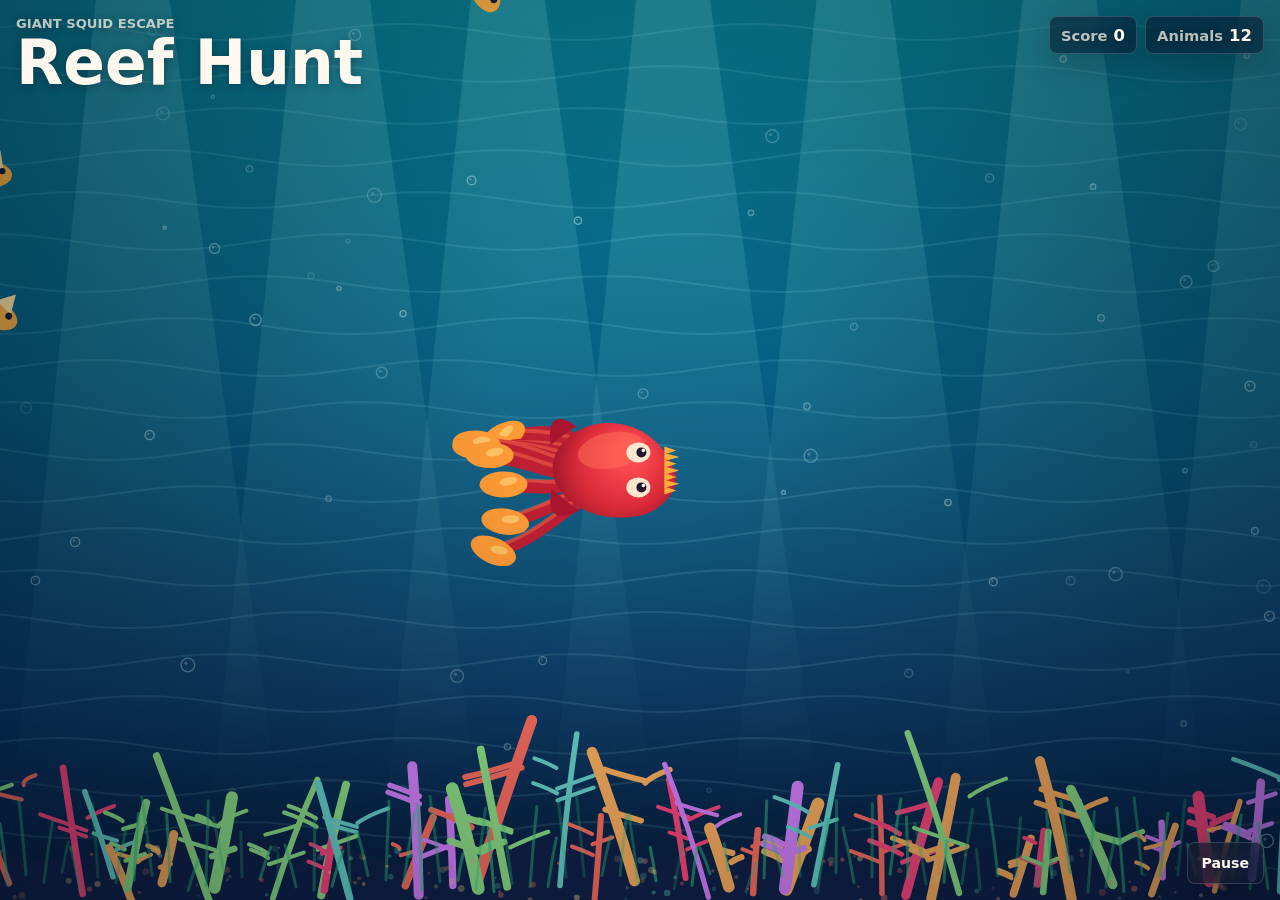
<file: giant-squid-escape/index.html>
<!doctype html>
<html lang="en">
  <head>
    <meta charset="utf-8">
    <meta name="viewport" content="width=device-width, initial-scale=1">
    <title>Giant Squid Escape</title>
    <link rel="stylesheet" href="styles.css">
  </head>
  <body>
    <main class="game-shell" aria-label="Giant Squid Escape game">
      <canvas id="gameCanvas" aria-label="Giant Squid Escape play area"></canvas>

      <section class="hud" aria-live="polite">
        <div>
          <p class="eyebrow">Giant Squid Escape</p>
          <h1>Reef Hunt</h1>
        </div>
        <div class="stats" aria-label="Game score">
          <span>Score <strong id="score">0</strong></span>
          <span>Animals <strong id="animalCount">12</strong></span>
        </div>
      </section>

      <button class="pause-button" id="pauseButton" type="button" aria-pressed="false">
        Pause
      </button>
    </main>

    <script src="game.js" defer></script>
  </body>
</html>
</file>
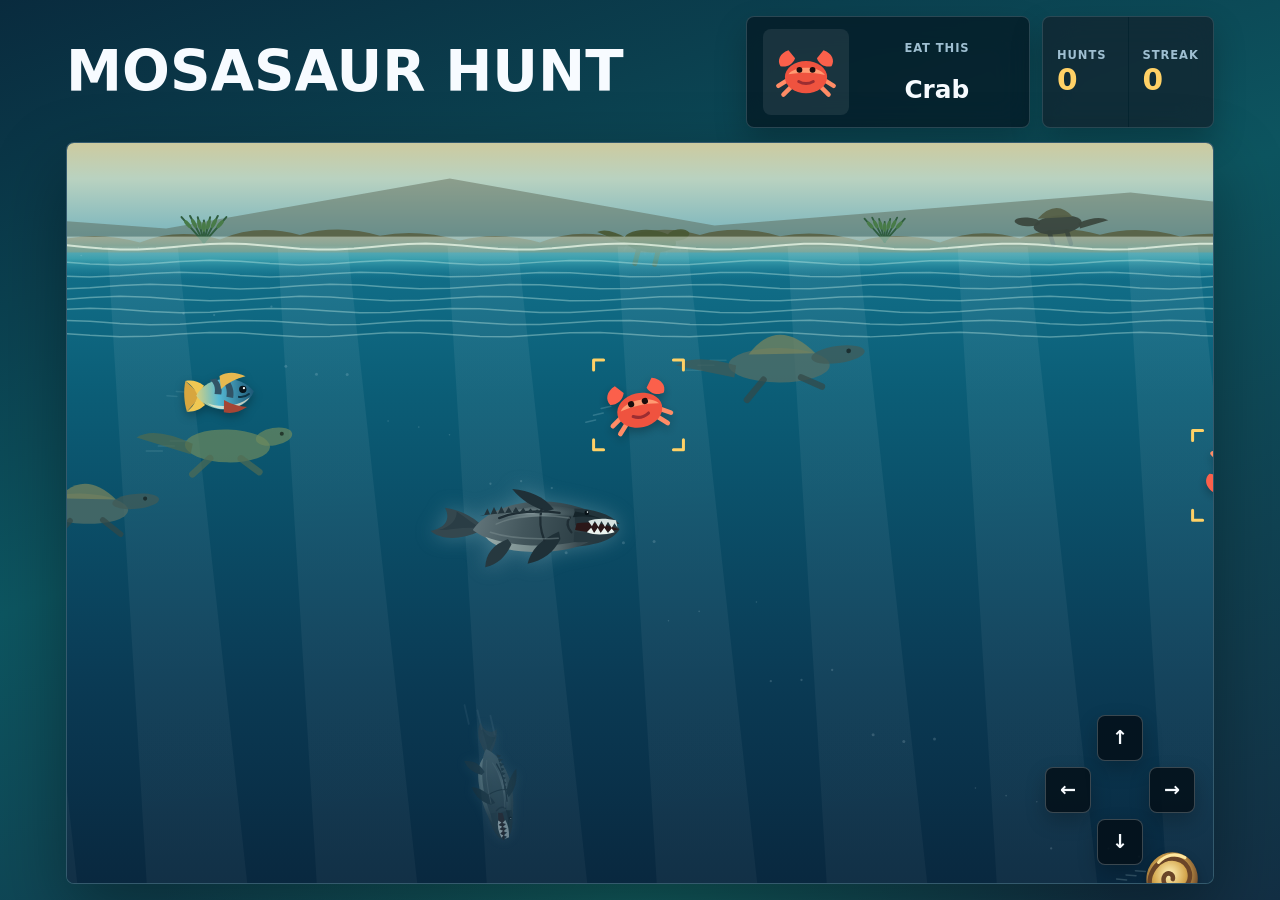
<file: mosasaur-hunt/index.html>
<!doctype html>
<html lang="en">
  <head>
    <meta charset="utf-8">
    <meta name="viewport" content="width=device-width, initial-scale=1">
    <title>Mosasaur Hunt</title>
    <link rel="stylesheet" href="styles.css">
  </head>
  <body>
    <main class="game-shell">
      <header class="hud" aria-label="Game status">
        <h1>Mosasaur Hunt</h1>

        <section class="target-panel" aria-live="polite">
          <span class="hud-label">Eat this</span>
          <img id="targetImage" class="target-image" alt="">
          <strong id="targetName" class="target-name">Loading</strong>
        </section>

        <section class="score-panel" aria-label="Score">
          <div>
            <span class="hud-label">Hunts</span>
            <strong id="score">0</strong>
          </div>
          <div>
            <span class="hud-label">Streak</span>
            <strong id="streak">0</strong>
          </div>
        </section>
      </header>

      <section class="stage" aria-label="Mosasaur Hunt play area">
        <canvas id="gameCanvas" width="960" height="540"></canvas>
        <div id="toast" class="toast" aria-live="polite"></div>

        <div class="dpad" aria-label="Direction controls">
          <button class="dpad-button dpad-up" data-direction="up" aria-label="Up">&uarr;</button>
          <button class="dpad-button dpad-left" data-direction="left" aria-label="Left">&larr;</button>
          <button class="dpad-button dpad-right" data-direction="right" aria-label="Right">&rarr;</button>
          <button class="dpad-button dpad-down" data-direction="down" aria-label="Down">&darr;</button>
        </div>
      </section>
    </main>

    <script src="game.js" defer></script>
  </body>
</html>
</file>
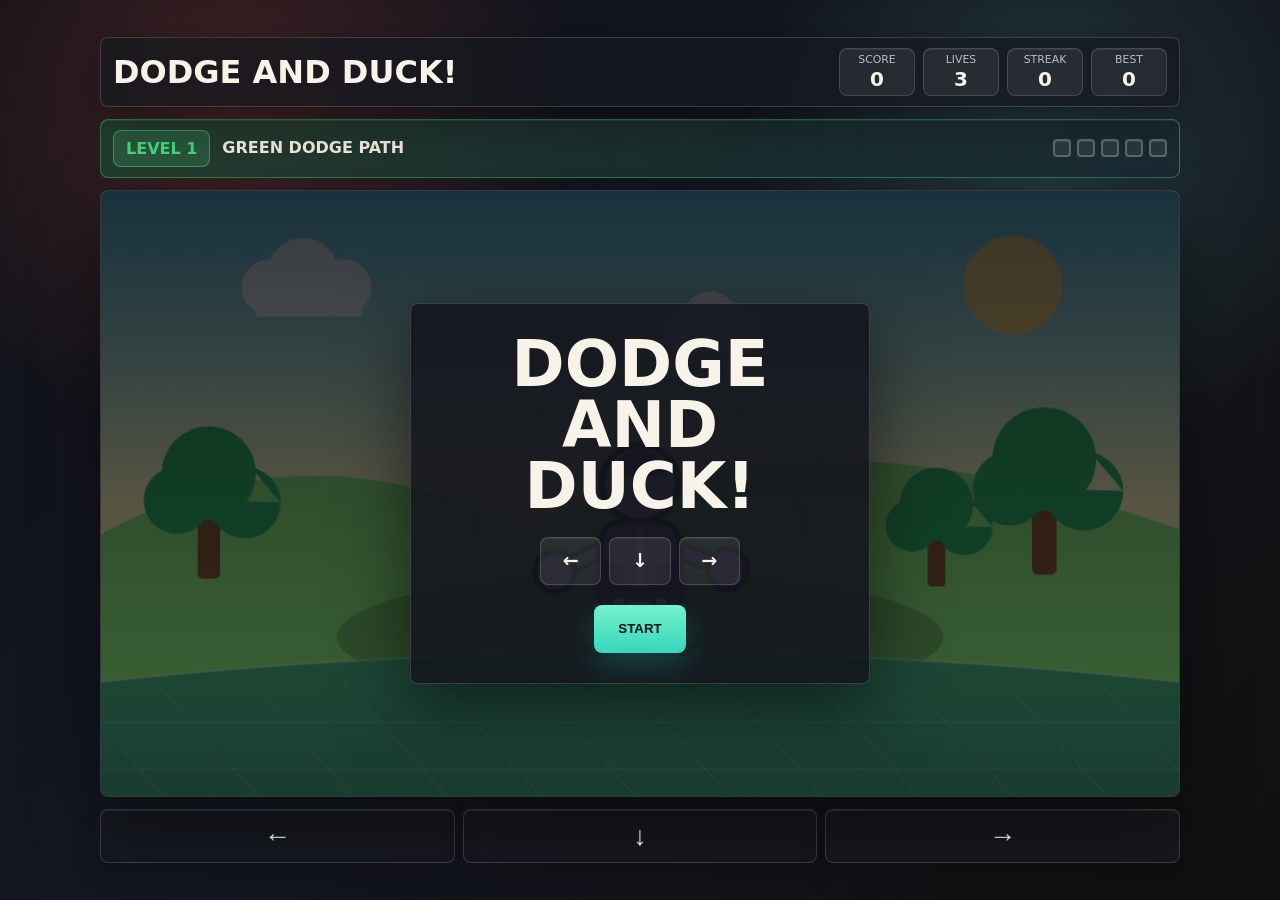
<file: punch-dodge-jump/index.html>
<!doctype html>
<html lang="en">
<head>
  <meta charset="utf-8">
  <meta name="viewport" content="width=device-width, initial-scale=1">
  <title>Dodge and Duck!</title>
  <style>
    :root {
      --ink: #f7f3e8;
      --muted: #b9bdc8;
      --panel: #17191f;
      --line: rgba(255,255,255,0.16);
      --red: #ff5a4f;
      --gold: #ffd166;
      --mint: #74f2ce;
      --blue: #59c8ff;
      --green: #9cff6d;
      --shadow: rgba(0,0,0,0.35);
    }

    * {
      box-sizing: border-box;
      -webkit-tap-highlight-color: transparent;
    }

    html,
    body {
      width: 100%;
      min-height: 100%;
      margin: 0;
      background: #0e1015;
      color: var(--ink);
      font-family: Inter, ui-sans-serif, system-ui, -apple-system, BlinkMacSystemFont, "Segoe UI", sans-serif;
      overflow-x: hidden;
    }

    body {
      min-height: 100svh;
      display: grid;
      place-items: center;
      padding: clamp(10px, 2vw, 24px);
      background:
        radial-gradient(circle at 18% 12%, rgba(255,90,79,0.20), transparent 26%),
        radial-gradient(circle at 82% 18%, rgba(116,242,206,0.16), transparent 24%),
        linear-gradient(135deg, #101216 0%, #141722 48%, #11100f 100%);
    }

    .game-shell {
      width: min(100%, 1080px, calc((100svh - 280px) * 16 / 9));
      display: grid;
      gap: 12px;
    }

    .topbar {
      display: grid;
      grid-template-columns: 1fr auto;
      gap: 12px;
      align-items: center;
      padding: 10px 12px;
      border: 1px solid var(--line);
      background: rgba(23,25,31,0.78);
      box-shadow: 0 18px 50px var(--shadow);
      backdrop-filter: blur(18px);
      border-radius: 8px;
    }

    h1 {
      margin: 0;
      font-size: clamp(1.15rem, 3.1vw, 2rem);
      line-height: 1;
      letter-spacing: 0;
      text-transform: uppercase;
    }

    .stats {
      display: flex;
      flex-wrap: wrap;
      justify-content: flex-end;
      gap: 8px;
      min-width: 0;
    }

    .stat {
      min-width: 76px;
      padding: 6px 10px;
      border: 1px solid rgba(255,255,255,0.14);
      border-radius: 8px;
      background: rgba(255,255,255,0.07);
      text-align: center;
      box-shadow: inset 0 1px 0 rgba(255,255,255,0.08);
    }

    .stat span {
      display: block;
      color: var(--muted);
      font-size: 0.68rem;
      line-height: 1;
      text-transform: uppercase;
      letter-spacing: 0;
    }

    .stat strong {
      display: block;
      margin-top: 3px;
      font-size: clamp(0.95rem, 2.4vw, 1.25rem);
      line-height: 1;
      font-variant-numeric: tabular-nums;
    }

    .level-box {
      --level-a: 116,242,206;
      --level-b: 156,255,109;
      display: grid;
      grid-template-columns: auto 1fr auto;
      align-items: center;
      gap: 12px;
      padding: 10px 12px;
      border: 1px solid rgba(var(--level-a),0.42);
      border-radius: 8px;
      background:
        linear-gradient(90deg, rgba(var(--level-a),0.18), rgba(var(--level-b),0.08)),
        rgba(23,25,31,0.76);
      box-shadow: inset 0 1px 0 rgba(255,255,255,0.08);
    }

    .level-pill {
      min-width: 92px;
      padding: 8px 12px;
      border: 1px solid rgba(var(--level-a),0.52);
      border-radius: 8px;
      background: rgba(var(--level-a),0.18);
      color: rgb(var(--level-a));
      font-weight: 900;
      text-align: center;
      text-transform: uppercase;
      font-variant-numeric: tabular-nums;
    }

    .level-name {
      min-width: 0;
      color: var(--ink);
      font-size: clamp(0.8rem, 2.1vw, 1rem);
      font-weight: 800;
      line-height: 1.15;
      text-transform: uppercase;
    }

    .checkers {
      display: grid;
      grid-template-columns: repeat(var(--checker-count, 6), 18px);
      gap: 6px;
      align-items: center;
      justify-content: end;
    }

    .checker {
      width: 18px;
      height: 18px;
      border: 2px solid rgba(255,255,255,0.26);
      border-radius: 4px;
      background: rgba(255,255,255,0.07);
      box-shadow: inset 0 1px 0 rgba(255,255,255,0.12);
    }

    .checker.is-done {
      border-color: rgba(var(--level-b),0.82);
      background:
        linear-gradient(135deg, transparent 0 38%, #111318 39% 48%, transparent 49%),
        linear-gradient(180deg, rgb(var(--level-b)), rgb(var(--level-a)));
    }

    .stage-wrap {
      position: relative;
      width: 100%;
      aspect-ratio: 16 / 9;
      min-height: 260px;
      border: 1px solid var(--line);
      border-radius: 8px;
      overflow: hidden;
      background: #111318;
      box-shadow: 0 22px 70px rgba(0,0,0,0.42);
      isolation: isolate;
    }

    canvas {
      display: block;
      width: 100%;
      height: 100%;
      background: #111318;
    }

    .overlay {
      position: absolute;
      inset: 0;
      display: grid;
      place-items: center;
      padding: 24px;
      background: linear-gradient(180deg, rgba(14,16,21,0.82), rgba(14,16,21,0.58));
      z-index: 2;
    }

    .overlay[hidden] {
      display: none;
    }

    .start-panel {
      width: min(460px, 100%);
      padding: clamp(18px, 4vw, 30px);
      border: 1px solid rgba(255,255,255,0.16);
      border-radius: 8px;
      background: rgba(20,22,29,0.88);
      box-shadow: 0 24px 70px rgba(0,0,0,0.50);
      text-align: center;
    }

    .start-panel h2 {
      margin: 0;
      font-size: clamp(1.8rem, 7vw, 4rem);
      line-height: 0.95;
      letter-spacing: 0;
      text-transform: uppercase;
    }

    .cue-row {
      display: grid;
      grid-template-columns: repeat(3, minmax(36px, 1fr));
      gap: 8px;
      margin: 20px auto;
      max-width: 200px;
    }

    .cue {
      height: 48px;
      display: grid;
      place-items: center;
      border: 1px solid rgba(255,255,255,0.16);
      border-radius: 8px;
      background: rgba(255,255,255,0.08);
      color: var(--ink);
      font-weight: 900;
      font-size: 1.2rem;
      box-shadow: inset 0 1px 0 rgba(255,255,255,0.08);
      user-select: none;
    }

    .primary {
      appearance: none;
      border: 0;
      border-radius: 8px;
      background: linear-gradient(180deg, var(--mint), #37d6bd);
      color: #0d1114;
      cursor: pointer;
      font-weight: 900;
      min-height: 48px;
      padding: 0 24px;
      text-transform: uppercase;
      box-shadow: 0 12px 30px rgba(55,214,189,0.22);
    }

    .primary:focus-visible,
    .touch-key:focus-visible {
      outline: 3px solid #fff;
      outline-offset: 3px;
    }

    .touch-controls {
      display: grid;
      grid-template-columns: repeat(auto-fit, minmax(46px, 1fr));
      gap: 8px;
    }

    .touch-key {
      min-height: 54px;
      border: 1px solid rgba(255,255,255,0.16);
      border-radius: 8px;
      background: rgba(23,25,31,0.82);
      color: var(--ink);
      font-size: clamp(1.2rem, 5vw, 1.7rem);
      font-weight: 900;
      box-shadow: inset 0 1px 0 rgba(255,255,255,0.08), 0 12px 24px rgba(0,0,0,0.18);
      cursor: pointer;
      user-select: none;
      touch-action: manipulation;
    }

    .touch-key:active,
    .touch-key.is-active {
      transform: translateY(1px);
      filter: brightness(1.16);
    }

    @media (max-width: 720px) {
      body {
        align-items: start;
        padding: 8px;
      }

      .topbar {
        grid-template-columns: 1fr;
      }

      .game-shell {
        width: min(100%, calc((100svh - 300px) * 4 / 3));
      }

      .stats {
        justify-content: stretch;
      }

      .level-box {
        grid-template-columns: 1fr;
        gap: 8px;
      }

      .level-pill,
      .level-name {
        text-align: center;
      }

      .checkers {
        justify-content: center;
      }

      .stat {
        flex: 1 1 70px;
      }

      .stage-wrap {
        min-height: 300px;
        aspect-ratio: 4 / 3;
      }
    }
  </style>
</head>
<body>
  <main class="game-shell" aria-label="Dodge and Duck game">
    <section class="topbar">
      <h1>Dodge and Duck!</h1>
      <div class="stats" aria-live="polite">
        <div class="stat"><span>Score</span><strong id="score">0</strong></div>
        <div class="stat"><span>Lives</span><strong id="lives">3</strong></div>
        <div class="stat"><span>Streak</span><strong id="streak">0</strong></div>
        <div class="stat"><span>Best</span><strong id="best">0</strong></div>
      </div>
    </section>

    <section class="level-box" aria-label="Level progress">
      <div class="level-pill" id="levelNumber">Level 1</div>
      <div class="level-name" id="levelName">Green dodge path</div>
      <div class="checkers" id="checkers" aria-label="Level checkers"></div>
    </section>

    <section class="stage-wrap">
      <canvas id="game" width="960" height="540" aria-label="Game stage"></canvas>
      <div class="overlay" id="overlay">
        <div class="start-panel">
          <h2 id="overlayTitle">Dodge<br>and<br>Duck!</h2>
          <div class="cue-row" aria-hidden="true">
            <div class="cue">&larr;</div>
            <div class="cue">&darr;</div>
            <div class="cue">&rarr;</div>
          </div>
          <button class="primary" id="startButton" type="button">Start</button>
        </div>
      </div>
    </section>

    <nav class="touch-controls" aria-label="Action controls">
      <button class="touch-key" type="button" data-action="LEFT" aria-label="Move left">&larr;</button>
      <button class="touch-key" type="button" data-action="DOWN" aria-label="Duck">&darr;</button>
      <button class="touch-key" type="button" data-action="RIGHT" aria-label="Move right">&rarr;</button>
    </nav>
  </main>

  <script>
    (() => {
      "use strict";

      const canvas = document.getElementById("game");
      const ctx = canvas.getContext("2d");
      const scoreEl = document.getElementById("score");
      const livesEl = document.getElementById("lives");
      const streakEl = document.getElementById("streak");
      const bestEl = document.getElementById("best");
      const levelNumberEl = document.getElementById("levelNumber");
      const levelNameEl = document.getElementById("levelName");
      const checkersEl = document.getElementById("checkers");
      const levelBoxEl = document.querySelector(".level-box");
      const overlay = document.getElementById("overlay");
      const overlayTitle = document.getElementById("overlayTitle");
      const startButton = document.getElementById("startButton");
      const touchButtons = [...document.querySelectorAll(".touch-key")];

      const W = canvas.width;
      const H = canvas.height;
      const center = { x: W / 2, y: 322 };
      const storageKey = "punch-dodge-jump-best";
      const colors = {
        ink: "#f7f3e8",
        muted: "#b9bdc8",
        red: "#ff5a4f",
        gold: "#ffd166",
        mint: "#74f2ce",
        blue: "#59c8ff",
        green: "#9cff6d",
        purple: "#a855f7",
        purpleDark: "#5b21b6",
        purpleLight: "#d8b4fe",
        floor: "#20232c"
      };
      const arrows = {
        LEFT: String.fromCharCode(8592),
        RIGHT: String.fromCharCode(8594),
        DOWN: String.fromCharCode(8595)
      };
      const actionForType = {
        FROM_LEFT: "RIGHT",
        FROM_RIGHT: "LEFT",
        FROM_TOP: "DOWN"
      };
      const levelDefs = [
        {
          name: "Green dodge path",
          scene: "park",
          themeA: "74,222,128",
          themeB: "56,189,248",
          types: ["FROM_LEFT", "FROM_RIGHT"],
          checks: 5,
          duration: 12000,
          minDuration: 10500,
          spawn: 4400,
          minSpawn: 3800,
          random: 900,
          ramp: 0.0004,
          spawnRamp: 0.0002,
          hitStart: 0.05,
          hitEnd: 1.45,
          spacing: 0.92,
          maxActive: 1,
          walkSpeed: 0.0034
        },
        {
          name: "Orange gym drop run",
          scene: "gym",
          themeA: "251,146,60",
          themeB: "45,212,191",
          types: ["FROM_LEFT", "FROM_RIGHT", "FROM_TOP"],
          checks: 6,
          duration: 11500,
          minDuration: 10000,
          spawn: 4200,
          minSpawn: 3600,
          random: 850,
          ramp: 0.0005,
          spawnRamp: 0.00025,
          hitStart: 0.06,
          hitEnd: 1.42,
          spacing: 0.90,
          maxActive: 1,
          walkSpeed: 0.0040
        },
        {
          name: "Pink rooftop duck run",
          scene: "rooftop",
          themeA: "244,114,182",
          themeB: "34,211,238",
          types: ["FROM_LEFT", "FROM_RIGHT", "FROM_TOP"],
          checks: 6,
          duration: 11000,
          minDuration: 9500,
          spawn: 4000,
          minSpawn: 3400,
          random: 800,
          ramp: 0.0006,
          spawnRamp: 0.0003,
          hitStart: 0.07,
          hitEnd: 1.38,
          spacing: 0.88,
          maxActive: 1,
          walkSpeed: 0.0048
        },
        {
          name: "Purple star scramble",
          scene: "space",
          themeA: "168,85,247",
          themeB: "250,204,21",
          types: ["FROM_LEFT", "FROM_RIGHT", "FROM_TOP"],
          checks: 6,
          duration: 10500,
          minDuration: 9000,
          spawn: 3800,
          minSpawn: 3200,
          random: 760,
          ramp: 0.0007,
          spawnRamp: 0.00035,
          hitStart: 0.08,
          hitEnd: 1.35,
          spacing: 0.86,
          maxActive: 1,
          walkSpeed: 0.0056
        }
      ];

      let state = makeState();
      let lastFrame = 0;
      let raf = 0;
      let audioCtx = null;

      function makeState() {
        return {
          running: false,
          over: false,
          score: 0,
          lives: 3,
          streak: 0,
          best: Number(localStorage.getItem(storageKey) || 0),
          level: 1,
          checks: 0,
          levelTime: 0,
          nextSpawn: 2600,
          spawnCount: 0,
          walkPhase: 0,
          threats: [],
          particles: [],
          floating: [],
          action: null,
          actionUntil: 0,
          actionStarted: 0,
          shake: 0,
          flash: 0,
          lastType: null
        };
      }

      function currentLevelDef() {
        return levelDefs[Math.min(state.level - 1, levelDefs.length - 1)];
      }

      function syncHud() {
        const level = currentLevelDef();
        scoreEl.textContent = state.score;
        livesEl.textContent = state.lives;
        streakEl.textContent = state.streak;
        bestEl.textContent = state.best;
        levelNumberEl.textContent = `Level ${state.level}`;
        levelNameEl.textContent = level.name;
        levelBoxEl.style.setProperty("--level-a", level.themeA);
        levelBoxEl.style.setProperty("--level-b", level.themeB);
        renderCheckers(level.checks);
      }

      function renderCheckers(count) {
        checkersEl.style.setProperty("--checker-count", count);
        if (checkersEl.children.length !== count) {
          checkersEl.textContent = "";
          for (let i = 0; i < count; i += 1) {
            const checker = document.createElement("span");
            checker.className = "checker";
            checker.setAttribute("aria-hidden", "true");
            checkersEl.append(checker);
          }
        }
        [...checkersEl.children].forEach((checker, index) => {
          checker.classList.toggle("is-done", index < state.checks);
        });
        checkersEl.setAttribute("aria-label", `${state.checks} of ${count} level checkers filled`);
      }

      function startGame() {
        state = makeState();
        state.running = true;
        overlayTitle.innerHTML = "Dodge<br>and<br>Duck!";
        startButton.textContent = "Start";
        overlay.hidden = true;
        syncHud();
        ping("start");
        if (!raf) {
          lastFrame = performance.now();
          raf = requestAnimationFrame(loop);
        }
      }

      function endGame() {
        state.running = false;
        state.over = true;
        if (state.score > state.best) {
          state.best = state.score;
          localStorage.setItem(storageKey, String(state.best));
        }
        overlayTitle.innerHTML = "Game<br>Over";
        startButton.textContent = "Restart";
        overlay.hidden = false;
        syncHud();
      }

      function loop(now) {
        const dt = Math.min(48, now - lastFrame);
        lastFrame = now;
        update(dt, now);
        draw(now);
        raf = requestAnimationFrame(loop);
      }

      function update(dt, now) {
        if (!state.running) {
          updateEffects(dt);
          return;
        }

        state.levelTime += dt;
        state.nextSpawn -= dt;
        state.walkPhase += dt * currentLevelDef().walkSpeed;
        state.shake = Math.max(0, state.shake - dt * 0.035);
        state.flash = Math.max(0, state.flash - dt * 0.006);

        if (state.nextSpawn <= 0) {
          const level = currentLevelDef();
          const activeThreats = state.threats.filter((threat) => !threat.cleared && !threat.remove);
          const newestThreat = activeThreats[activeThreats.length - 1];
          const tooManyThreats = activeThreats.length >= level.maxActive;
          const tooClose = newestThreat && newestThreat.age / newestThreat.duration < level.spacing;

          if (tooManyThreats || tooClose) {
            state.nextSpawn = 90;
          } else {
            spawnThreat(now);
            const scorePressure = Math.min(130, state.score * 0.008);
            const speedUp = Math.min(320, state.levelTime * level.spawnRamp + scorePressure);
            state.nextSpawn = Math.max(level.minSpawn, level.spawn - speedUp) + Math.random() * level.random;
          }
        }

        for (const threat of state.threats) {
          threat.age += dt;
          const p = threat.age / threat.duration;

          if (!threat.cleared && state.action === threat.action && now <= state.actionUntil && p >= threat.hitStart && p <= threat.hitEnd) {
            clearThreat(threat, now);
          }

          if (!threat.cleared && p >= 1) {
            missThreat(threat);
          }
        }

        state.threats = state.threats.filter((threat) => threat.age < threat.duration + 280 && !threat.remove);
        updateEffects(dt);
      }

      function updateEffects(dt) {
        for (const particle of state.particles) {
          particle.x += particle.vx * dt;
          particle.y += particle.vy * dt;
          particle.vy += 0.0014 * dt;
          particle.life -= dt;
        }
        state.particles = state.particles.filter((particle) => particle.life > 0);

        for (const note of state.floating) {
          note.y -= 0.035 * dt;
          note.life -= dt;
        }
        state.floating = state.floating.filter((note) => note.life > 0);
      }

      function spawnThreat(now) {
        const level = currentLevelDef();
        const pool = level.types;
        let type = pool[Math.floor(Math.random() * pool.length)];
        if (type === state.lastType && Math.random() < 0.62) {
          type = pool[(pool.indexOf(type) + 1 + Math.floor(Math.random() * Math.max(1, pool.length - 1))) % pool.length];
        }
        state.lastType = type;
        state.spawnCount += 1;

        const endlessPressure = Math.max(0, state.level - levelDefs.length) * 42;
        const duration = Math.max(level.minDuration, level.duration - state.levelTime * level.ramp - state.spawnCount * 4 - endlessPressure);
        state.threats.push({
          id: now + Math.random(),
          type,
          action: actionForType[type],
          age: 0,
          duration,
          hitStart: level.hitStart,
          hitEnd: level.hitEnd,
          cleared: false,
          remove: false,
          spin: Math.random() * Math.PI * 2,
          wobble: Math.random() * 12 - 6,
          targetX: center.x
        });
      }

      function performAction(action) {
        if (!state.running) {
          startGame();
          return;
        }

        const now = performance.now();
        const timingBoost = Math.max(0, 4 - state.level) * 35;
        const durations = {
          LEFT: 1300 + timingBoost,
          RIGHT: 1300 + timingBoost,
          DOWN: 1500 + timingBoost
        };
        state.action = action;
        state.actionStarted = now;
        state.actionUntil = now + durations[action];
        flashButton(action);
        ping(action);

        const hittable = state.threats
          .filter((threat) => !threat.cleared && threat.action === action)
          .map((threat) => ({ threat, p: threat.age / threat.duration }))
          .filter((item) => item.p >= item.threat.hitStart && item.p <= item.threat.hitEnd)
          .sort((a, b) => Math.abs(0.77 - a.p) - Math.abs(0.77 - b.p))[0];

        if (hittable) {
          clearThreat(hittable.threat, now);
        }
      }

      function clearThreat(threat, now) {
        if (threat.cleared) return;
        threat.cleared = true;
        threat.remove = true;
        const p = threat.age / threat.duration;
        const perfect = p > 0.66 && p < 0.84;
        const bonus = perfect ? 45 : 20;
        const streakBonus = Math.min(120, state.streak * 8);
        state.streak += 1;
        state.score += 100 + bonus + streakBonus;
        state.checks += 1;
        state.flash = 1;

        const pos = threatPosition(threat, Math.min(1, p));
        burst(pos.x, pos.y, colors.mint, perfect ? 22 : 14);
        state.floating.push({
          text: perfect ? "PERFECT" : "HIT",
          x: pos.x,
          y: pos.y - 22,
          color: perfect ? colors.gold : colors.mint,
          life: 560
        });
        advanceLevelIfReady();
        syncHud();
        ping(perfect ? "perfect" : "hit");
      }

      function advanceLevelIfReady() {
        const level = currentLevelDef();
        if (state.checks < level.checks) return;
        state.level += 1;
        state.checks = 0;
        state.levelTime = 0;
        state.nextSpawn = 3400;
        state.threats = [];
        state.flash = 1;
        state.floating.push({
          text: `LEVEL ${state.level}`,
          x: center.x,
          y: center.y - 140,
          color: colors.gold,
          life: 920
        });
      }

      function missThreat(threat) {
        threat.cleared = true;
        threat.remove = true;
        state.lives -= 1;
        state.streak = 0;
        state.shake = 12;
        const pos = threatPosition(threat, 1);
        burst(pos.x, pos.y, colors.red, 18);
        state.floating.push({ text: "MISS", x: center.x, y: center.y - 100, color: colors.red, life: 740 });
        syncHud();
        ping("miss");
        if (state.lives <= 0) {
          endGame();
        }
      }

      function burst(x, y, color, amount) {
        for (let i = 0; i < amount; i += 1) {
          const angle = Math.random() * Math.PI * 2;
          const speed = 0.12 + Math.random() * 0.34;
          state.particles.push({
            x,
            y,
            vx: Math.cos(angle) * speed,
            vy: Math.sin(angle) * speed,
            size: 3 + Math.random() * 6,
            color,
            life: 360 + Math.random() * 280
          });
        }
      }

      function threatPosition(threat, progress) {
        const p = approachProgress(Math.max(0, Math.min(1, progress)));
        const targetX = threat.targetX || center.x;
        const laneY = center.y + 7 + threat.wobble;
        if (threat.type === "FROM_LEFT") {
          return { x: -70 + (targetX - 84 + 70) * p, y: laneY };
        }
        if (threat.type === "FROM_RIGHT") {
          return { x: W + 70 - (W - targetX - 84 + 70) * p, y: laneY };
        }
        const yTarget = center.y - 72;
        return { x: targetX + threat.wobble, y: -70 + (yTarget + 70) * p };
      }

      function approachProgress(t) {
        return t;
      }

      function draw(now) {
        const shakeX = state.shake ? (Math.random() - 0.5) * state.shake : 0;
        const shakeY = state.shake ? (Math.random() - 0.5) * state.shake : 0;
        ctx.save();
        ctx.clearRect(0, 0, W, H);
        ctx.translate(shakeX, shakeY);
        drawArena(now);
        drawWarnings();

        for (const threat of state.threats) {
          if (!threat.remove) drawThreat(threat, now);
        }

        drawPlayer(now);
        drawParticles();
        drawFloating();

        if (state.flash > 0) {
          ctx.globalAlpha = state.flash * 0.12;
          ctx.fillStyle = colors.mint;
          ctx.fillRect(0, 0, W, H);
          ctx.globalAlpha = 1;
        }

        ctx.restore();
      }

      function drawArena(now) {
        const level = currentLevelDef();
        drawLevelPicture(level.scene, now);
        drawFightFloor(level.scene);
        drawArenaGuide(now, level.scene);
      }

      function drawLevelPicture(scene, now) {
        if (scene === "gym") {
          const wall = ctx.createLinearGradient(0, 0, 0, H);
          wall.addColorStop(0, "#ff8c66");
          wall.addColorStop(0.48, "#ffd166");
          wall.addColorStop(1, "#7bdff2");
          ctx.fillStyle = wall;
          ctx.fillRect(0, 0, W, H);

          ctx.fillStyle = "rgba(255,255,255,0.32)";
          roundedRect(72, 76, 128, 78, 8);
          ctx.fill();
          roundedRect(W - 200, 76, 128, 78, 8);
          ctx.fill();

          ctx.strokeStyle = "rgba(65,31,84,0.44)";
          ctx.lineWidth = 8;
          line(0, 198, W, 198);
          line(0, 246, W, 246);

          drawPennant(270, 58, "#7c3aed");
          drawPennant(332, 58, "#2dd4bf");
          drawPennant(394, 58, "#f97316");

          ctx.strokeStyle = "rgba(91,33,182,0.40)";
          ctx.lineWidth = 3;
          for (let x = 62; x < W; x += 88) {
            line(x, 246, x - 80, 438);
          }
        } else if (scene === "rooftop") {
          const sky = ctx.createLinearGradient(0, 0, 0, H);
          sky.addColorStop(0, "#2b1055");
          sky.addColorStop(0.5, "#5f1f74");
          sky.addColorStop(1, "#0f172a");
          ctx.fillStyle = sky;
          ctx.fillRect(0, 0, W, H);

          ctx.fillStyle = "rgba(255,209,102,0.90)";
          ctx.beginPath();
          ctx.arc(794, 82, 34, 0, Math.PI * 2);
          ctx.fill();

          for (let i = 0; i < 10; i += 1) {
            const x = i * 104 - 20;
            const height = 96 + (i % 4) * 34;
            drawBuilding(x, 280 - height, 92, height, i);
          }

          ctx.strokeStyle = "rgba(116,242,206,0.50)";
          ctx.lineWidth = 6;
          line(104, 104, 252, 104);
          ctx.strokeStyle = "rgba(255,90,79,0.50)";
          line(712, 142, 842, 142);
        } else if (scene === "space") {
          const space = ctx.createRadialGradient(280, 70, 20, W / 2, H / 2, 620);
          space.addColorStop(0, "#7c3aed");
          space.addColorStop(0.34, "#312e81");
          space.addColorStop(1, "#030712");
          ctx.fillStyle = space;
          ctx.fillRect(0, 0, W, H);

          ctx.fillStyle = "rgba(255,255,255,0.82)";
          for (let i = 0; i < 76; i += 1) {
            const x = (i * 73) % W;
            const y = (i * 47) % 286;
            const r = 1 + (i % 3);
            ctx.beginPath();
            ctx.arc(x, y, r, 0, Math.PI * 2);
            ctx.fill();
          }

          drawPlanet(142, 104, 52, "#22d3ee", "#a78bfa");
          drawPlanet(788, 166, 34, "#f97316", "#fde68a");

          ctx.strokeStyle = "rgba(216,180,254,0.36)";
          ctx.lineWidth = 5;
          for (let x = 0; x < W; x += 96) {
            line(x, 300, center.x, 432);
          }
        } else {
          const sky = ctx.createLinearGradient(0, 0, 0, H);
          sky.addColorStop(0, "#4cc9f0");
          sky.addColorStop(0.52, "#fff1a8");
          sky.addColorStop(1, "#72ef9b");
          ctx.fillStyle = sky;
          ctx.fillRect(0, 0, W, H);

          ctx.fillStyle = "#ffd166";
          ctx.beginPath();
          ctx.arc(812, 84, 44, 0, Math.PI * 2);
          ctx.fill();

          drawCloud(150 + Math.sin(now * 0.0005) * 10, 86, 1.05);
          drawCloud(520 - Math.sin(now * 0.00045) * 12, 124, 0.82);

          ctx.fillStyle = "#7ddf64";
          ctx.beginPath();
          ctx.moveTo(0, 306);
          ctx.quadraticCurveTo(190, 202, 382, 306);
          ctx.quadraticCurveTo(600, 176, W, 302);
          ctx.lineTo(W, H);
          ctx.lineTo(0, H);
          ctx.closePath();
          ctx.fill();

          drawTree(96, 260, 1.0);
          drawTree(840, 248, 1.1);
          drawTree(744, 286, 0.78);
        }
      }

      function drawFightFloor(scene) {
        const floorColors = {
          park: ["#3bb273", "#277a52"],
          gym: ["#2dd4bf", "#0f766e"],
          rooftop: ["#475569", "#1e293b"],
          space: ["#8b5cf6", "#312e81"]
        }[scene] || ["#3bb273", "#277a52"];

        ctx.fillStyle = "rgba(0,0,0,0.22)";
        ctx.beginPath();
        ctx.ellipse(center.x, 398, 270, 58, 0, 0, Math.PI * 2);
        ctx.fill();

        const floor = ctx.createLinearGradient(0, 380, 0, H);
        floor.addColorStop(0, floorColors[0]);
        floor.addColorStop(1, floorColors[1]);
        ctx.fillStyle = floor;
        ctx.beginPath();
        ctx.moveTo(0, 438);
        ctx.quadraticCurveTo(W / 2, 386, W, 438);
        ctx.lineTo(W, H);
        ctx.lineTo(0, H);
        ctx.closePath();
        ctx.fill();

        ctx.strokeStyle = "rgba(255,255,255,0.28)";
        ctx.lineWidth = 2;
        ctx.beginPath();
        ctx.moveTo(0, 438);
        ctx.quadraticCurveTo(W / 2, 386, W, 438);
        ctx.stroke();

        ctx.save();
        ctx.globalAlpha = scene === "space" ? 0.24 : 0.18;
        ctx.strokeStyle = "#ffffff";
        ctx.lineWidth = 1;
        for (let x = -120; x < W + 120; x += 84) {
          line(x, 438, x + 92, H);
        }
        for (let y = 474; y < H; y += 42) {
          line(0, y, W, y);
        }
        ctx.restore();
      }

      function drawArenaGuide(now, scene) {
        const guideColor = scene === "space" ? "216,180,254" : scene === "gym" ? "91,33,182" : scene === "rooftop" ? "116,242,206" : "34,197,94";
        const pulse = 0.5 + Math.sin(now * 0.005) * 0.5;
        ctx.strokeStyle = `rgba(${guideColor},${0.22 + pulse * 0.12})`;
        ctx.lineWidth = 3;
        ctx.beginPath();
        ctx.arc(center.x, center.y - 10, 146, 0, Math.PI * 2);
        ctx.stroke();

        ctx.strokeStyle = "rgba(255,209,102,0.50)";
        ctx.lineWidth = 2;
        ctx.setLineDash([10, 14]);
        ctx.beginPath();
        ctx.arc(center.x, center.y - 10, 92, 0, Math.PI * 2);
        ctx.stroke();
        ctx.setLineDash([]);
      }

      function drawCloud(x, y, scale) {
        ctx.fillStyle = "rgba(255,255,255,0.88)";
        ctx.beginPath();
        ctx.arc(x, y, 24 * scale, 0, Math.PI * 2);
        ctx.arc(x + 28 * scale, y - 12 * scale, 30 * scale, 0, Math.PI * 2);
        ctx.arc(x + 62 * scale, y, 24 * scale, 0, Math.PI * 2);
        ctx.rect(x - 12 * scale, y, 90 * scale, 25 * scale);
        ctx.fill();
      }

      function drawTree(x, y, scale) {
        ctx.fillStyle = "#7c3f18";
        roundedRect(x - 10 * scale, y, 20 * scale, 86 * scale, 5 * scale);
        ctx.fill();
        ctx.fillStyle = "#16a34a";
        ctx.beginPath();
        ctx.arc(x, y - 8 * scale, 42 * scale, 0, Math.PI * 2);
        ctx.arc(x - 28 * scale, y + 16 * scale, 30 * scale, 0, Math.PI * 2);
        ctx.arc(x + 32 * scale, y + 18 * scale, 32 * scale, 0, Math.PI * 2);
        ctx.fill();
      }

      function drawPennant(x, y, color) {
        ctx.fillStyle = color;
        ctx.beginPath();
        ctx.moveTo(x, y);
        ctx.lineTo(x + 44, y);
        ctx.lineTo(x + 22, y + 60);
        ctx.closePath();
        ctx.fill();
      }

      function drawBuilding(x, y, width, height, seed) {
        ctx.fillStyle = seed % 2 ? "#172554" : "#1e1b4b";
        roundedRect(x, y, width, height, 4);
        ctx.fill();
        ctx.fillStyle = seed % 3 ? "#fef08a" : "#67e8f9";
        for (let wx = x + 14; wx < x + width - 10; wx += 24) {
          for (let wy = y + 18; wy < y + height - 14; wy += 28) {
            if ((wx + wy + seed) % 3 !== 0) {
              roundedRect(wx, wy, 10, 12, 2);
              ctx.fill();
            }
          }
        }
      }

      function drawPlanet(x, y, radius, fill, ring) {
        ctx.fillStyle = fill;
        ctx.beginPath();
        ctx.arc(x, y, radius, 0, Math.PI * 2);
        ctx.fill();
        ctx.strokeStyle = ring;
        ctx.lineWidth = 8;
        ctx.beginPath();
        ctx.ellipse(x, y, radius * 1.45, radius * 0.46, -0.25, 0, Math.PI * 2);
        ctx.stroke();
      }

      function drawWarnings() {
        const pending = state.threats.filter((threat) => !threat.cleared && threat.age / threat.duration < 0.56);
        for (const threat of pending) {
          const p = threat.age / threat.duration;
          const alpha = 0.25 + Math.sin(p * Math.PI) * 0.34;
          ctx.save();
          ctx.globalAlpha = alpha;
          ctx.strokeStyle = colors.blue;
          ctx.fillStyle = colors.blue;
          ctx.lineWidth = 5;
          if (threat.type === "FROM_LEFT") {
            chevron(56, center.y, "RIGHT");
          } else if (threat.type === "FROM_RIGHT") {
            chevron(W - 56, center.y, "LEFT");
          } else {
            chevron(center.x, 74, "DOWN");
          }
          ctx.restore();
        }
      }

      function chevron(x, y, direction) {
        ctx.beginPath();
        if (direction === "RIGHT") {
          ctx.moveTo(x - 18, y - 26);
          ctx.lineTo(x + 18, y);
          ctx.lineTo(x - 18, y + 26);
        } else if (direction === "LEFT") {
          ctx.moveTo(x + 18, y - 26);
          ctx.lineTo(x - 18, y);
          ctx.lineTo(x + 18, y + 26);
        } else {
          ctx.moveTo(x - 26, y - 18);
          ctx.lineTo(x, y + 18);
          ctx.lineTo(x + 26, y - 18);
        }
        ctx.stroke();
      }

      function drawPlayer(now) {
        const action = state.action && now <= state.actionUntil ? state.action : null;
        const t = action ? Math.min(1, (now - state.actionStarted) / (state.actionUntil - state.actionStarted)) : 0;
        const step = state.running ? Math.sin(state.walkPhase * 2.4) : Math.sin(now * 0.005) * 0.25;
        const bob = Math.abs(step) * 4;
        const pulse = Math.sin(now * 0.012) * 1.4;
        let px = center.x;
        let py = center.y - bob;
        let squash = 1;
        let lean = 0;

        if (action === "LEFT") {
          px -= Math.sin(t * Math.PI) * 54;
          lean = -0.18;
        } else if (action === "RIGHT") {
          px += Math.sin(t * Math.PI) * 54;
          lean = 0.18;
        } else if (action === "DOWN") {
          py += Math.sin(t * Math.PI) * 36;
          squash = 0.72;
        }

        ctx.save();
        ctx.translate(px, py + pulse);
        ctx.rotate(lean);

        ctx.fillStyle = "rgba(0,0,0,0.30)";
        ctx.beginPath();
        ctx.ellipse(0, 78, action === "DOWN" ? 70 : 56, 16, 0, 0, Math.PI * 2);
        ctx.fill();

        ctx.strokeStyle = "#0b0d10";
        ctx.lineWidth = 8;
        ctx.lineCap = "round";
        ctx.lineJoin = "round";

        drawArm(-34, -2, -76, 16 + (action ? 0 : step * 12), colors.purpleLight);

        drawArm(34, -2, 78, 16 - step * 12, colors.purple);

        ctx.fillStyle = colors.purple;
        roundedRect(-36, -28 * squash, 72, 86 * squash, 22);
        ctx.fill();
        ctx.strokeStyle = "#0b0d10";
        ctx.lineWidth = 6;
        ctx.stroke();

        ctx.fillStyle = colors.purpleDark;
        roundedRect(-42, 10, 84, 34, 12);
        ctx.fill();

        ctx.fillStyle = colors.purpleLight;
        ctx.beginPath();
        ctx.arc(0, -62 * squash, 34, 0, Math.PI * 2);
        ctx.fill();
        ctx.strokeStyle = "#0b0d10";
        ctx.lineWidth = 6;
        ctx.stroke();

        ctx.fillStyle = colors.purpleDark;
        ctx.beginPath();
        ctx.arc(0, -68 * squash, 24, Math.PI, Math.PI * 2);
        ctx.fill();

        ctx.strokeStyle = colors.purpleLight;
        ctx.lineWidth = 5;
        line(0, -18 * squash, 0, 28 * squash);
        ctx.fillStyle = "rgba(255,255,255,0.24)";
        roundedRect(-14, -12 * squash, 28, 44 * squash, 9);
        ctx.fill();

        if (action === "DOWN") {
          drawLeg(-19, 38 * squash, -42, 94, colors.purpleLight);
          drawLeg(19, 38 * squash, 42, 94, colors.purpleLight);
        } else {
          drawLeg(-19, 44 * squash, -31 - step * 24, 82 + Math.max(0, step) * 10, colors.purpleLight);
          drawLeg(19, 44 * squash, 31 - step * 24, 82 + Math.max(0, -step) * 10, colors.purpleLight);
        }
        ctx.restore();
      }

      function drawArm(x1, y1, x2, y2, color, gloveSize = 18) {
        ctx.strokeStyle = "#0b0d10";
        ctx.lineWidth = 18;
        line(x1, y1, x2, y2);
        ctx.strokeStyle = color;
        ctx.lineWidth = 10;
        line(x1, y1, x2, y2);
        ctx.fillStyle = color;
        ctx.beginPath();
        ctx.arc(x2, y2, gloveSize, 0, Math.PI * 2);
        ctx.fill();
        ctx.strokeStyle = "#0b0d10";
        ctx.lineWidth = 5;
        ctx.stroke();
      }

      function drawLeg(x1, y1, x2, y2, color) {
        ctx.strokeStyle = "#0b0d10";
        ctx.lineWidth = 16;
        line(x1, y1, x2, y2);
        ctx.strokeStyle = color;
        ctx.lineWidth = 9;
        line(x1, y1, x2, y2);
        ctx.fillStyle = "#0b0d10";
        roundedRect(x2 - 18, y2 - 2, 36, 12, 6);
        ctx.fill();
      }

      function drawThreat(threat, now) {
        const p = threat.age / threat.duration;
        const pos = threatPosition(threat, p);
        const radius = 28;
        const spin = threat.spin + now * 0.008;
        const urgent = p > 0.56 && p < 0.95;
        const cue = arrows[threat.action];

        ctx.save();
        ctx.translate(pos.x, pos.y);
        ctx.rotate(spin);

        if (urgent) {
          ctx.globalAlpha = 0.28;
          ctx.fillStyle = colors.blue;
          ctx.beginPath();
          ctx.arc(0, 0, radius + 18 + Math.sin(now * 0.04) * 5, 0, Math.PI * 2);
          ctx.fill();
          ctx.globalAlpha = 1;
        }

        ctx.fillStyle = "#ff5a4f";
        ctx.beginPath();
        ctx.arc(0, 0, radius, 0, Math.PI * 2);
        ctx.fill();
        ctx.strokeStyle = "#0b0d10";
        ctx.lineWidth = 6;
        ctx.stroke();

        ctx.strokeStyle = "#ffbbb5";
        ctx.lineWidth = 5;
        ctx.beginPath();
        ctx.arc(0, 0, radius * 0.56, 0, Math.PI * 2);
        ctx.stroke();

        ctx.rotate(-spin);

        ctx.fillStyle = "#0b0d10";
        ctx.font = "900 27px system-ui, sans-serif";
        ctx.textAlign = "center";
        ctx.textBaseline = "middle";
        ctx.fillText(cue, 0, 2);
        ctx.restore();
      }

      function drawParticles() {
        for (const particle of state.particles) {
          ctx.globalAlpha = Math.max(0, particle.life / 620);
          ctx.fillStyle = particle.color;
          ctx.beginPath();
          ctx.arc(particle.x, particle.y, particle.size, 0, Math.PI * 2);
          ctx.fill();
        }
        ctx.globalAlpha = 1;
      }

      function drawFloating() {
        ctx.save();
        ctx.textAlign = "center";
        ctx.textBaseline = "middle";
        ctx.font = "900 22px system-ui, sans-serif";
        for (const note of state.floating) {
          ctx.globalAlpha = Math.max(0, Math.min(1, note.life / 520));
          ctx.fillStyle = note.color;
          ctx.strokeStyle = "#0b0d10";
          ctx.lineWidth = 5;
          ctx.strokeText(note.text, note.x, note.y);
          ctx.fillText(note.text, note.x, note.y);
        }
        ctx.restore();
        ctx.globalAlpha = 1;
      }

      function roundedRect(x, y, width, height, radius) {
        const r = Math.min(radius, Math.abs(width) / 2, Math.abs(height) / 2);
        ctx.beginPath();
        ctx.moveTo(x + r, y);
        ctx.arcTo(x + width, y, x + width, y + height, r);
        ctx.arcTo(x + width, y + height, x, y + height, r);
        ctx.arcTo(x, y + height, x, y, r);
        ctx.arcTo(x, y, x + width, y, r);
        ctx.closePath();
      }

      function line(x1, y1, x2, y2) {
        ctx.beginPath();
        ctx.moveTo(x1, y1);
        ctx.lineTo(x2, y2);
        ctx.stroke();
      }

      function flashButton(action) {
        for (const button of touchButtons) {
          const active = button.dataset.action === action;
          button.classList.toggle("is-active", active);
          if (active) {
            window.setTimeout(() => button.classList.remove("is-active"), 140);
          }
        }
      }

      function ping(kind) {
        try {
          audioCtx = audioCtx || new (window.AudioContext || window.webkitAudioContext)();
          const osc = audioCtx.createOscillator();
          const gain = audioCtx.createGain();
          const table = {
            start: [330, 0.045, "sine"],
            LEFT: [180, 0.035, "square"],
            RIGHT: [220, 0.035, "square"],
            DOWN: [145, 0.04, "triangle"],
            hit: [680, 0.055, "triangle"],
            perfect: [880, 0.075, "sine"],
            miss: [92, 0.12, "sawtooth"]
          };
          const [freq, length, wave] = table[kind] || table.hit;
          const now = audioCtx.currentTime;
          osc.type = wave;
          osc.frequency.setValueAtTime(freq, now);
          osc.frequency.exponentialRampToValueAtTime(Math.max(55, freq * 0.62), now + length);
          gain.gain.setValueAtTime(0.0001, now);
          gain.gain.exponentialRampToValueAtTime(kind === "miss" ? 0.13 : 0.06, now + 0.01);
          gain.gain.exponentialRampToValueAtTime(0.0001, now + length);
          osc.connect(gain);
          gain.connect(audioCtx.destination);
          osc.start(now);
          osc.stop(now + length + 0.02);
        } catch (error) {
          audioCtx = null;
        }
      }

      function keyToAction(event) {
        if (event.code === "ArrowLeft") return "LEFT";
        if (event.code === "ArrowRight") return "RIGHT";
        if (event.code === "ArrowDown") return "DOWN";
        return null;
      }

      window.addEventListener("keydown", (event) => {
        const action = keyToAction(event);
        if (action) {
          event.preventDefault();
          performAction(action);
          return;
        }
        if ((event.code === "Space" || event.code === "Enter") && !state.running) {
          event.preventDefault();
          startGame();
        }
      }, { passive: false });

      startButton.addEventListener("click", startGame);

      for (const button of touchButtons) {
        button.addEventListener("pointerdown", (event) => {
          event.preventDefault();
          performAction(button.dataset.action);
        });
      }

      syncHud();
      draw(performance.now());
    })();
  </script>
</body>
</html>
</file>
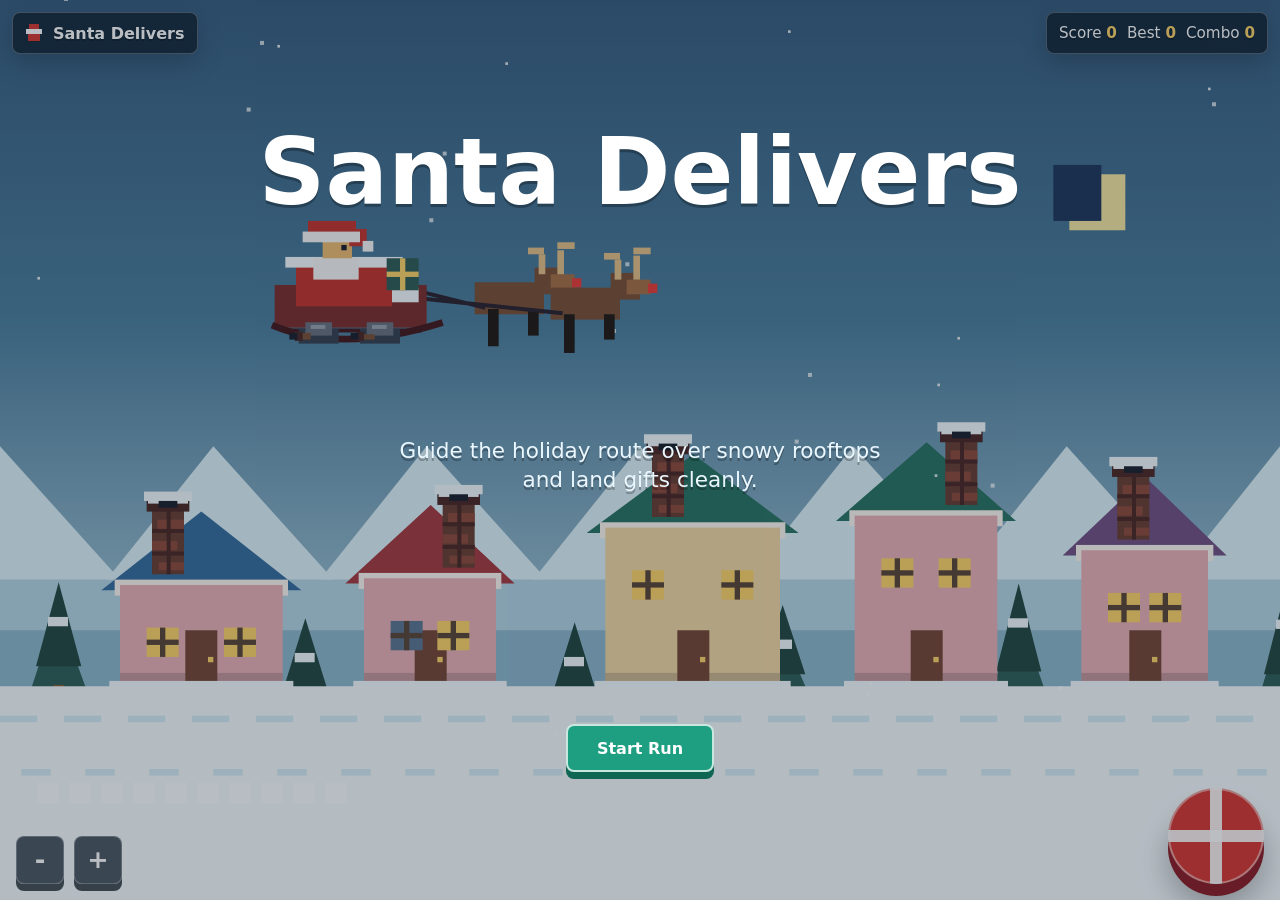
<file: santa-delivers/index.html>
<!doctype html>
<html lang="en">
  <head>
    <meta charset="utf-8">
    <meta name="viewport" content="width=device-width, initial-scale=1">
    <title>Santa Delivers</title>
    <link rel="stylesheet" href="./styles.css">
  </head>
  <body>
    <main class="game-shell" aria-label="Santa Delivers game">
      <canvas id="game" width="960" height="540"></canvas>

      <section class="hud" aria-label="Game status">
        <div class="brand">
          <span class="brand-mark" aria-hidden="true"></span>
          <span>Santa Delivers</span>
        </div>
        <div class="meters">
          <span>Score <strong id="score">0</strong></span>
          <span>Best <strong id="best">0</strong></span>
          <span>Combo <strong id="combo">0</strong></span>
        </div>
      </section>

      <button id="dropButton" class="drop-button" type="button" aria-label="Drop present">
        Drop
      </button>

      <section class="camera-controls" aria-label="Camera controls">
        <button id="zoomOutButton" class="camera-button" type="button" aria-label="Zoom out">-</button>
        <button id="zoomInButton" class="camera-button" type="button" aria-label="Zoom in">+</button>
      </section>

      <section id="message" class="message is-visible" aria-live="polite">
        <h1>Santa Delivers</h1>
        <p>Guide the holiday route over snowy rooftops and land gifts cleanly.</p>
        <button id="startButton" type="button">Start Run</button>
      </section>
    </main>

    <script src="./game.js"></script>
  </body>
</html>
</file>
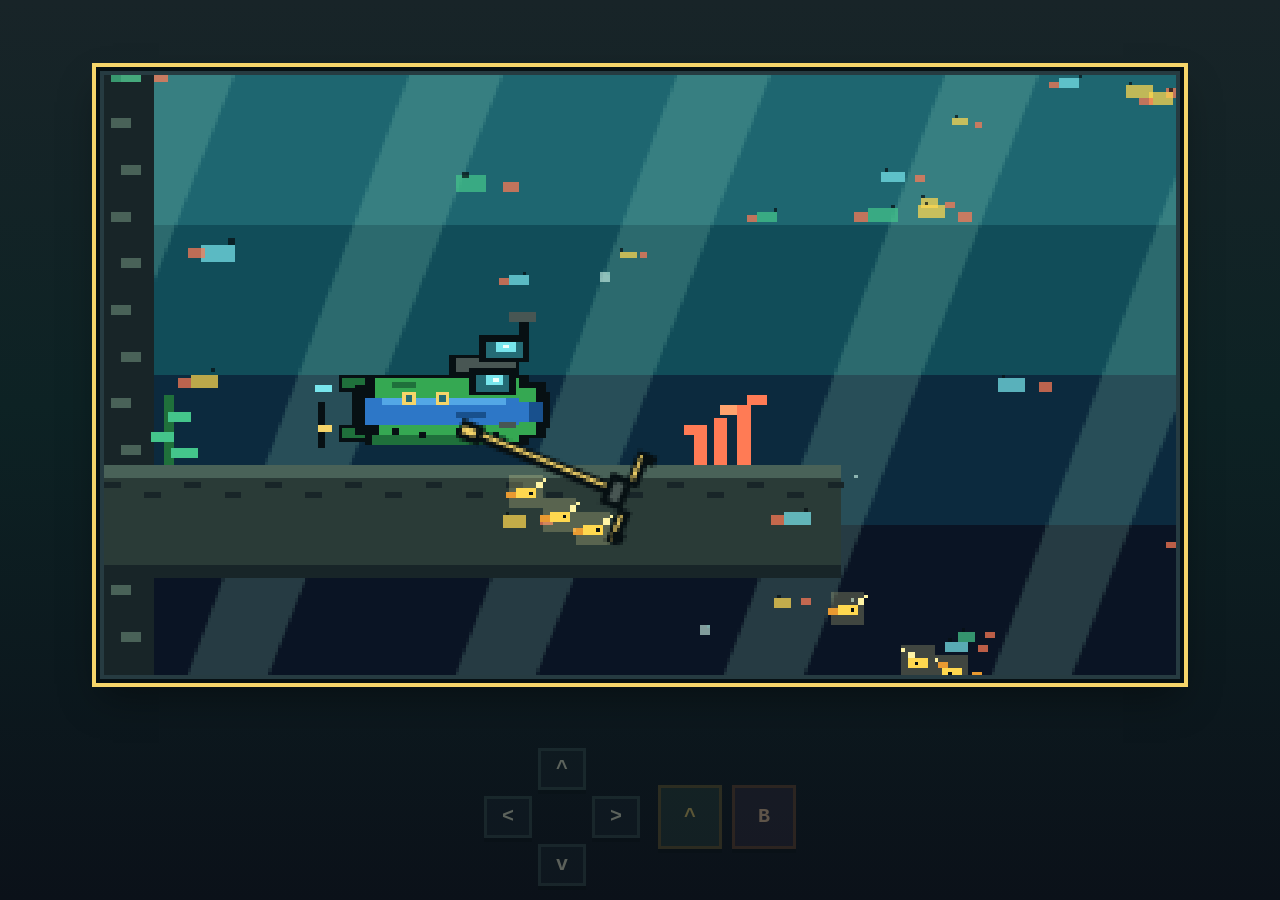
<file: submarine-dives/index.html>
<!doctype html>
<html lang="en">
  <head>
    <meta charset="utf-8">
    <meta name="viewport" content="width=device-width, initial-scale=1">
    <title>Submarine Dives</title>
    <link rel="stylesheet" href="styles.css">
  </head>
  <body>
    <main class="game-shell" aria-label="Submarine Dives">
      <section class="stage" aria-label="Game stage">
        <div class="hud" aria-live="polite">
          <div class="brand">Submarine Dives</div>
          <div class="meters">
            <span id="depthMeter">0 m</span>
            <span id="hullMeter">Hull 100%</span>
            <span id="fishMeter">Fish 8</span>
          </div>
        </div>

        <canvas id="game" width="320" height="180" tabindex="0" aria-label="Playable pixel submarine game"></canvas>

        <div class="notice" id="notice" hidden>
          <div id="noticeTitle">Submarine Dives</div>
          <button id="restartButton" type="button">Start</button>
        </div>
      </section>

      <nav class="touch-controls" aria-label="Touch controls">
        <div class="pad">
          <button class="control left" type="button" data-control="left" aria-label="Left">&lt;</button>
          <button class="control up" type="button" data-control="up" aria-label="Up">^</button>
          <button class="control down" type="button" data-control="down" aria-label="Down">v</button>
          <button class="control right" type="button" data-control="right" aria-label="Right">&gt;</button>
        </div>
        <div class="action-buttons">
          <button class="control ballast" type="button" data-control="boost" aria-label="Ballast boost">^</button>
          <button class="control claw-control" type="button" data-control="claw" aria-label="Claw">B</button>
        </div>
      </nav>
    </main>

    <script src="game.js"></script>
  </body>
</html>
</file>
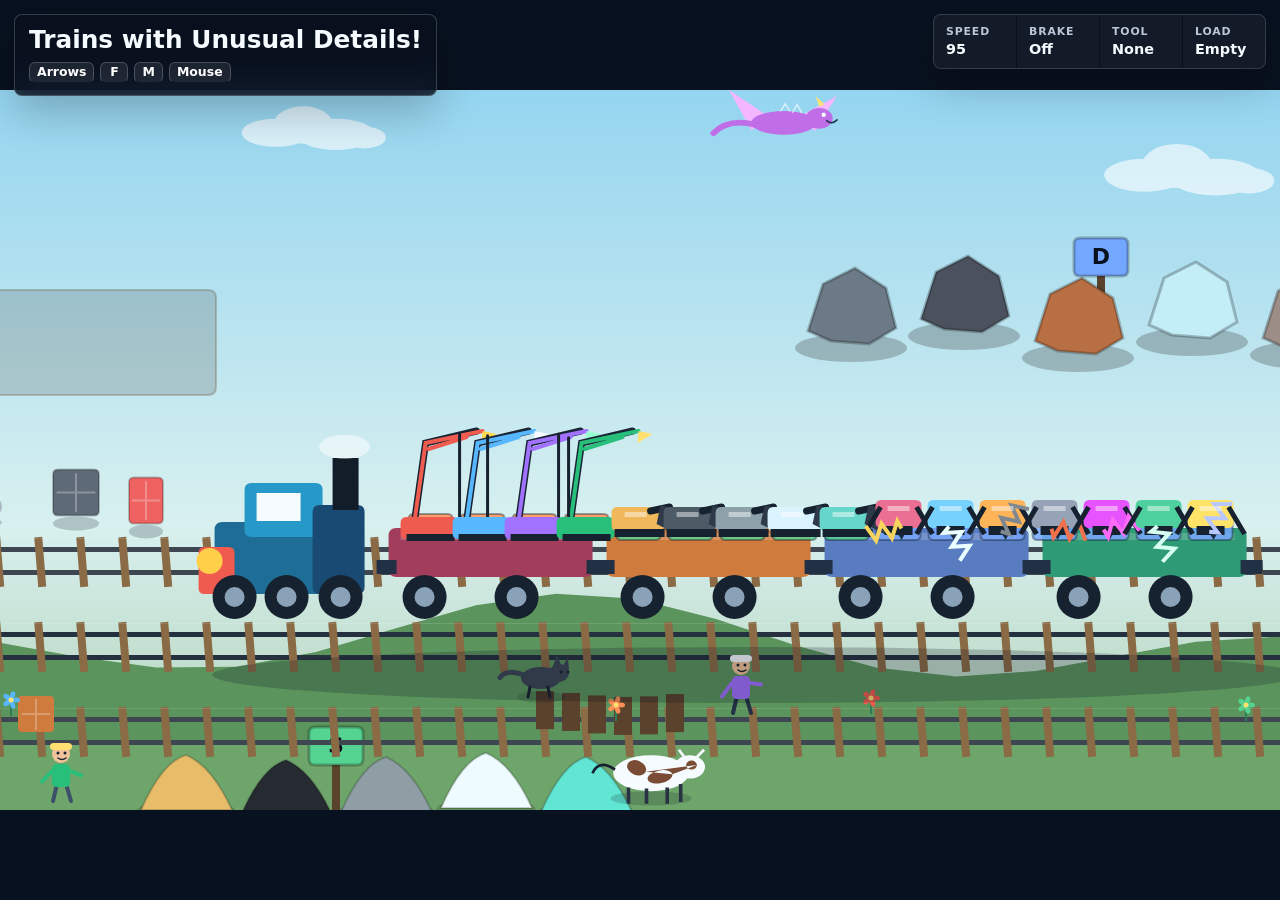
<file: trains-with-unusual-details/index.html>
<!doctype html>
<html lang="en">
<head>
  <meta charset="utf-8">
  <meta name="viewport" content="width=device-width, initial-scale=1">
  <title>Trains with Unusual Details!</title>
  <style>
    :root {
      color-scheme: dark;
      --panel: rgba(9, 17, 31, 0.78);
      --panel-strong: rgba(9, 17, 31, 0.92);
      --ink: #f6fbff;
      --muted: #b9c7d8;
      --accent: #ffcf4a;
      --line: rgba(255, 255, 255, 0.18);
    }

    * {
      box-sizing: border-box;
    }

    html,
    body {
      width: 100%;
      height: 100%;
      margin: 0;
      overflow: hidden;
      background: #08111f;
      color: var(--ink);
      font-family: Inter, ui-sans-serif, system-ui, -apple-system, BlinkMacSystemFont, "Segoe UI", sans-serif;
    }

    #game {
      display: block;
      width: 100vw;
      height: 100vh;
      cursor: crosshair;
      touch-action: none;
      background: #8fcde9;
    }

    .hud {
      position: fixed;
      inset: 0 0 auto;
      display: flex;
      align-items: flex-start;
      justify-content: space-between;
      gap: 14px;
      padding: 14px;
      pointer-events: none;
    }

    .title,
    .readout {
      border: 1px solid var(--line);
      background: var(--panel);
      box-shadow: 0 16px 42px rgba(0, 0, 0, 0.22);
      backdrop-filter: blur(14px);
    }

    .title {
      min-width: min(380px, calc(100vw - 28px));
      padding: 12px 14px;
      border-radius: 8px;
    }

    h1 {
      margin: 0;
      font-size: clamp(1rem, 2.3vw, 1.55rem);
      line-height: 1.05;
      letter-spacing: 0;
    }

    .subline {
      display: flex;
      flex-wrap: wrap;
      gap: 6px;
      margin-top: 9px;
      color: var(--muted);
      font-size: 0.78rem;
    }

    .key {
      min-width: 28px;
      padding: 3px 7px;
      border: 1px solid rgba(255, 255, 255, 0.2);
      border-bottom-color: rgba(0, 0, 0, 0.34);
      border-radius: 6px;
      background: rgba(255, 255, 255, 0.08);
      color: #fff;
      text-align: center;
      font-weight: 800;
      line-height: 1;
    }

    .readout {
      display: grid;
      grid-template-columns: repeat(4, minmax(78px, auto));
      gap: 1px;
      overflow: hidden;
      border-radius: 8px;
      background: var(--panel-strong);
    }

    .tile {
      min-width: 82px;
      padding: 10px 12px;
      background: rgba(255, 255, 255, 0.045);
    }

    .label {
      display: block;
      color: var(--muted);
      font-size: 0.68rem;
      font-weight: 800;
      letter-spacing: 0.08em;
      text-transform: uppercase;
    }

    .value {
      display: block;
      max-width: 170px;
      margin-top: 3px;
      overflow: hidden;
      color: var(--ink);
      font-size: 0.9rem;
      font-weight: 850;
      line-height: 1.15;
      text-overflow: ellipsis;
      white-space: nowrap;
    }

    .brake-on {
      color: #ff817a;
    }

    @media (max-width: 760px) {
      .hud {
        align-items: stretch;
        flex-direction: column;
      }

      .title {
        min-width: 0;
      }

      .readout {
        grid-template-columns: repeat(2, minmax(0, 1fr));
      }

      .tile {
        min-width: 0;
      }
    }
  </style>
</head>
<body>
  <canvas id="game" aria-label="Trains with Unusual Details game canvas"></canvas>
  <div class="hud" aria-live="polite">
    <section class="title">
      <h1>Trains with Unusual Details!</h1>
      <div class="subline" aria-hidden="true">
        <span class="key">Arrows</span>
        <span class="key">F</span>
        <span class="key">M</span>
        <span class="key">Mouse</span>
      </div>
    </section>
    <section class="readout">
      <div class="tile">
        <span class="label">Speed</span>
        <span class="value" id="speedReadout">0</span>
      </div>
      <div class="tile">
        <span class="label">Brake</span>
        <span class="value" id="brakeReadout">Off</span>
      </div>
      <div class="tile">
        <span class="label">Tool</span>
        <span class="value" id="toolReadout">None</span>
      </div>
      <div class="tile">
        <span class="label">Load</span>
        <span class="value" id="loadReadout">Empty</span>
      </div>
    </section>
  </div>

  <script>
    (() => {
      "use strict";

      const canvas = document.getElementById("game");
      const ctx = canvas.getContext("2d");
      const speedReadout = document.getElementById("speedReadout");
      const brakeReadout = document.getElementById("brakeReadout");
      const toolReadout = document.getElementById("toolReadout");
      const loadReadout = document.getElementById("loadReadout");

      const VIEW = { width: 1280, height: 720 };
      const WORLD = { width: 2600, height: 900 };
      const lanes = [500, 585, 670];
      const camera = { x: 0, y: 60 };
      const pointer = { x: 0, y: 0, down: false, activeId: null };
      const keys = new Set();

      let cssWidth = 0;
      let cssHeight = 0;
      let dpr = 1;
      let fitScale = 1;
      let fitX = 0;
      let fitY = 0;
      let selected = null;
      let lastTime = performance.now();
      let pulse = 0;

      const train = {
        x: 700,
        y: lanes[1],
        length: 1085,
        speed: 95,
        cruiseDirection: 1,
        lane: 1,
        brake: false,
        whistle: 0
      };

      const bayTypes = [
        "crane", "crane", "crane", "crane",
        "scoop", "scoop", "scoop", "scoop", "scoop",
        "drill", "drill", "drill", "drill", "drill", "drill", "drill"
      ];

      const bayColors = {
        crane: "#ff8f56",
        scoop: "#55d391",
        drill: "#74a7ff"
      };

      const bayStart = 240;
      const bayGap = 52;
      const bays = bayTypes.map((type, index) => ({
        index,
        type,
        localX: bayStart + index * bayGap,
        localY: -128
      }));

      const craneVariants = [
        { name: "Red Hook Crane", color: "#f05b4f", accent: "#ffd84f", hookOffset: 29 },
        { name: "Gantry Crane", color: "#57b7ff", accent: "#f7fbff", hookOffset: 5 },
        { name: "Magnet Crane", color: "#a171ff", accent: "#96ffcf", hookOffset: 24 },
        { name: "Tiny Tower Crane", color: "#28bf7b", accent: "#ffe071", hookOffset: -18 }
      ];

      const scoopVariants = [
        { name: "Sand Scooper", color: "#f0b85a", material: "Sand", materialColor: "#e8bd69" },
        { name: "Coal Scooper", color: "#4c5b65", material: "Coal", materialColor: "#252b31" },
        { name: "Gravel Scooper", color: "#8ca1aa", material: "Gravel", materialColor: "#8f9da4" },
        { name: "Snow Scooper", color: "#d9f4ff", material: "Snow", materialColor: "#eefbff" },
        { name: "Crystal Scooper", color: "#65d6c9", material: "Crystal", materialColor: "#61e6d3" }
      ];

      const drillVariants = [
        { name: "Corkscrew Drill", color: "#eb6f92", bit: "#f7d45e" },
        { name: "Diamond Drill", color: "#76d1ff", bit: "#eaffff" },
        { name: "Tunnel Borer", color: "#ffb457", bit: "#7f8791" },
        { name: "Hammer Drill", color: "#96a3b6", bit: "#f0714c" },
        { name: "Laser Drill", color: "#e753ff", bit: "#ff6bf7" },
        { name: "Spiral Drill", color: "#4fd19f", bit: "#d6fff1" },
        { name: "Mini Star Drill", color: "#ffe268", bit: "#b8c8ff" }
      ];

      const details = [];
      const cargo = [];
      const particles = [];

      const materialPiles = [
        { name: "Sand", color: "#e8bd69", x: 830, y: 760, amount: 1 },
        { name: "Coal", color: "#252b31", x: 930, y: 765, amount: 1 },
        { name: "Gravel", color: "#8f9da4", x: 1030, y: 762, amount: 1 },
        { name: "Snow", color: "#eefbff", x: 1130, y: 758, amount: 1 },
        { name: "Crystal", color: "#61e6d3", x: 1230, y: 762, amount: 1 }
      ];

      const drillTargets = [
        { name: "Slate", color: "#6b7a86", x: 1495, y: 276, health: 100, maxHealth: 100 },
        { name: "Basalt", color: "#4b525d", x: 1608, y: 264, health: 100, maxHealth: 100 },
        { name: "Copper", color: "#b76f43", x: 1722, y: 286, health: 100, maxHealth: 100 },
        { name: "Quartz", color: "#c4eef7", x: 1836, y: 270, health: 100, maxHealth: 100 },
        { name: "Granite", color: "#9c8d87", x: 1950, y: 283, health: 100, maxHealth: 100 },
        { name: "Glow Ore", color: "#7bdcaa", x: 2064, y: 266, health: 100, maxHealth: 100 },
        { name: "Iron", color: "#8791a0", x: 2178, y: 278, health: 100, maxHealth: 100 }
      ];

      const people = [
        { x: 185, y: 646, shirt: "#f05b4f", pants: "#24445c", hat: "#ffcf4a", phase: 0 },
        { x: 455, y: 642, shirt: "#57b7ff", pants: "#2e3a49", hat: "#f6fbff", phase: 1.4 },
        { x: 705, y: 736, shirt: "#28bf7b", pants: "#3c5069", hat: "#ffe071", phase: 2.2 },
        { x: 1385, y: 648, shirt: "#a171ff", pants: "#213044", hat: "#f7fbff", phase: 3.1 },
        { x: 2265, y: 646, shirt: "#ff8f56", pants: "#31506a", hat: "#f6fbff", phase: 4.2 }
      ];

      const cows = [
        { x: 325, y: 636, scale: 1, spots: "#2f3742" },
        { x: 1295, y: 736, scale: 0.9, spots: "#7a4c36" },
        { x: 2375, y: 640, scale: 0.92, spots: "#2f3742" }
      ];

      const cats = [
        { x: 610, y: 659, color: "#f2a65a", phase: 0.2 },
        { x: 1185, y: 642, color: "#3b4654", phase: 1.8 },
        { x: 2055, y: 739, color: "#f6fbff", phase: 3.4 }
      ];

      const dragons = [
        { x: 420, y: 118, scale: 0.82, color: "#5fbf8f", wing: "#9be7c2", phase: 0.4 },
        { x: 1410, y: 88, scale: 0.74, color: "#c06ee8", wing: "#f3b6ff", phase: 2.1 },
        { x: 2215, y: 122, scale: 0.9, color: "#4f9dd9", wing: "#a9defa", phase: 4.5 }
      ];

      const flowers = [
        { x: 120, y: 681, color: "#ffcf4a" }, { x: 245, y: 678, color: "#f05b4f" },
        { x: 510, y: 681, color: "#a171ff" }, { x: 655, y: 676, color: "#57b7ff" },
        { x: 1260, y: 681, color: "#ff8f56" }, { x: 1515, y: 674, color: "#f05b4f" },
        { x: 1890, y: 681, color: "#55d391" }, { x: 2150, y: 676, color: "#ffcf4a" },
        { x: 2460, y: 681, color: "#a171ff" }
      ];

      const clamp = (value, min, max) => Math.max(min, Math.min(max, value));
      const lerp = (a, b, amount) => a + (b - a) * amount;
      const distance = (a, b, c, d) => Math.hypot(a - c, b - d);

      function resize() {
        dpr = Math.max(1, Math.min(2, window.devicePixelRatio || 1));
        cssWidth = window.innerWidth;
        cssHeight = window.innerHeight;
        canvas.width = Math.round(cssWidth * dpr);
        canvas.height = Math.round(cssHeight * dpr);
        canvas.style.width = `${cssWidth}px`;
        canvas.style.height = `${cssHeight}px`;
        fitScale = Math.min(cssWidth / VIEW.width, cssHeight / VIEW.height);
        fitX = (cssWidth - VIEW.width * fitScale) * 0.5;
        fitY = (cssHeight - VIEW.height * fitScale) * 0.5;
      }

      function bayWorld(index) {
        const bay = bays[index];
        return {
          x: train.x + bay.localX,
          y: train.y + bay.localY
        };
      }

      function makeDetails() {
        craneVariants.forEach((variant, index) => {
          details.push({
            id: `crane-${index}`,
            type: "crane",
            bay: index,
            name: variant.name,
            color: variant.color,
            accent: variant.accent,
            hookOffset: variant.hookOffset,
            mounted: true,
            dragging: false,
            carrying: null,
            target: null,
            action: false,
            x: 0,
            y: 0
          });
        });

        scoopVariants.forEach((variant, index) => {
          details.push({
            id: `scoop-${index}`,
            type: "scoop",
            bay: index + 4,
            name: variant.name,
            color: variant.color,
            material: variant.material,
            materialColor: variant.materialColor,
            mounted: true,
            dragging: false,
            load: null,
            target: null,
            action: false,
            x: 0,
            y: 0
          });
        });

        drillVariants.forEach((variant, index) => {
          details.push({
            id: `drill-${index}`,
            type: "drill",
            bay: index + 9,
            name: variant.name,
            color: variant.color,
            bit: variant.bit,
            mounted: true,
            dragging: false,
            target: null,
            action: false,
            drillPhase: Math.random() * Math.PI * 2,
            x: 0,
            y: 0
          });
        });
      }

      function makeCargo() {
        const base = [
          ["beam", 352, 300, 70, 18, "#ffcf4a"],
          ["crate", 438, 284, 42, 42, "#c78345"],
          ["tank", 520, 292, 58, 34, "#69c1ff"],
          ["pipe", 610, 302, 72, 16, "#aeb8c4"],
          ["safe", 720, 288, 46, 46, "#5e6a77"],
          ["barrel", 790, 296, 34, 46, "#ee6262"]
        ];
        base.forEach((item, index) => {
          cargo.push({
            id: `cargo-${index}`,
            kind: item[0],
            x: item[1],
            y: item[2],
            width: item[3],
            height: item[4],
            color: item[5],
            health: 100,
            maxHealth: 100,
            carriedBy: null,
            vx: 0,
            vy: 0
          });
        });
      }

      function updateMountedDetails() {
        details.forEach((item) => {
          if (!item.mounted) return;
          const home = bayWorld(item.bay);
          item.x = home.x;
          item.y = home.y;
        });
      }

      function screenToWorld(clientX, clientY) {
        const rect = canvas.getBoundingClientRect();
        const viewX = (clientX - rect.left - fitX) / fitScale;
        const viewY = (clientY - rect.top - fitY) / fitScale;
        return {
          x: viewX + camera.x,
          y: viewY + camera.y
        };
      }

      function objectRadius(item) {
        if (item.type === "crane") return 48;
        if (item.type === "scoop") return 42;
        return 40;
      }

      function hitDetail(item, x, y) {
        if (distance(x, y, item.x, item.y) <= objectRadius(item)) return true;
        if (item.type === "crane") {
          return x >= item.x - 62 && x <= item.x + 96 && y >= item.y - 90 && y <= item.y + 104;
        }
        if (item.type === "scoop") {
          return x >= item.x - 58 && x <= item.x + 84 && y >= item.y - 24 && y <= item.y + 92;
        }
        return x >= item.x - 60 && x <= item.x + 60 && y >= item.y - 24 && y <= item.y + 98;
      }

      function objectAt(x, y) {
        for (let i = details.length - 1; i >= 0; i -= 1) {
          const item = details[i];
          if (hitDetail(item, x, y)) {
            return item;
          }
        }
        return null;
      }

      function parkedToolAt(x, y) {
        const relX = x - train.x;
        const relY = y - train.y;
        let best = null;
        let bestDistance = Infinity;

        details.forEach((item) => {
          if (!item.mounted) return;
          const bay = bays[item.bay];
          const reachX = item.type === "crane" ? 125 : 82;
          const topY = item.type === "crane" ? -290 : -205;
          const bottomY = item.type === "crane" ? 4 : 20;
          const d = Math.abs(relX - bay.localX);
          if (d <= reachX && relY >= topY && relY <= bottomY && d < bestDistance) {
            best = item;
            bestDistance = d;
          }
        });

        if (!best && relY >= -300 && relY <= 12) {
          details.forEach((item) => {
            if (!item.mounted || item.type !== "crane") return;
            const bay = bays[item.bay];
            if (relX < bayStart - 130 || relX > bayStart + bayGap * 3 + 145) return;
            const d = Math.abs(relX - bay.localX);
            if (d < bestDistance) {
              best = item;
              bestDistance = d;
            }
          });
        }

        return best;
      }

      function cargoAt(x, y) {
        for (let i = cargo.length - 1; i >= 0; i -= 1) {
          const item = cargo[i];
          if (item.carriedBy) continue;
          const pad = 16;
          if (
            x >= item.x - item.width * 0.5 - pad &&
            x <= item.x + item.width * 0.5 + pad &&
            y >= item.y - item.height * 0.5 - pad &&
            y <= item.y + item.height * 0.5 + pad
          ) {
            return item;
          }
        }
        return null;
      }

      function materialAt(x, y) {
        let best = null;
        let bestDistance = 68;
        materialPiles.forEach((pile) => {
          if (pile.amount <= 0) return;
          const d = distance(x, y, pile.x, pile.y);
          if (d < bestDistance) {
            best = pile;
            bestDistance = d;
          }
        });
        return best;
      }

      function drillRockAt(x, y) {
        let best = null;
        let bestDistance = 70;
        drillTargets.forEach((target) => {
          const d = distance(x, y, target.x, target.y);
          if (d < bestDistance) {
            best = target;
            bestDistance = d;
          }
        });
        return best;
      }

      function targetAt(x, y) {
        const cargoItem = cargoAt(x, y);
        if (cargoItem) return { type: "cargo", item: cargoItem };
        const pile = materialAt(x, y);
        if (pile) return { type: "material", item: pile };
        const rock = drillRockAt(x, y);
        if (rock) return { type: "rock", item: rock };
        return null;
      }

      function targetExists(ref) {
        if (!ref || !ref.item) return false;
        if (ref.type === "cargo") return cargo.includes(ref.item) && !ref.item.carriedBy;
        if (ref.type === "material") return materialPiles.includes(ref.item) && ref.item.amount > 0;
        if (ref.type === "rock") return drillTargets.includes(ref.item);
        return false;
      }

      function targetInfo(ref) {
        if (!targetExists(ref)) return null;
        if (ref.type === "cargo") {
          return {
            x: ref.item.x,
            y: ref.item.y,
            radius: Math.max(ref.item.width, ref.item.height) * 0.55,
            color: ref.item.color,
            label: ref.item.kind
          };
        }
        if (ref.type === "material") {
          return {
            x: ref.item.x,
            y: ref.item.y,
            radius: 56,
            color: ref.item.color,
            label: ref.item.name
          };
        }
        return {
          x: ref.item.x,
          y: ref.item.y,
          radius: 60,
          color: ref.item.color,
          label: ref.item.name
        };
      }

      function setToolTarget(item, ref) {
        if (!ref) {
          item.target = null;
          return;
        }
        item.target = ref;
        const info = targetInfo(ref);
        if (!info) return;
        if (item.type === "crane") {
          item.x = info.x - item.hookOffset;
          item.y = info.y - 68;
        } else if (item.type === "scoop") {
          item.x = info.x - 35;
          item.y = info.y - 72;
        } else if (item.type === "drill") {
          item.x = info.x;
          item.y = info.y - 52;
        }
      }

      function nearestChoppableTarget(x, y) {
        let best = null;
        let bestDistance = 145;
        const candidates = [];
        cargo.forEach((item) => {
          if (!item.carriedBy) candidates.push({ type: "cargo", item });
        });
        materialPiles.forEach((item) => {
          if (item.amount > 0) candidates.push({ type: "material", item });
        });
        drillTargets.forEach((item) => candidates.push({ type: "rock", item }));

        candidates.forEach((ref) => {
          const info = targetInfo(ref);
          if (!info) return;
          const d = distance(x, y, info.x, info.y);
          if (d < bestDistance) {
            best = ref;
            bestDistance = d;
          }
        });
        return best;
      }

      function snapIfHome(item) {
        const home = bayWorld(item.bay);
        if (distance(item.x, item.y, home.x, home.y) < 64) {
          item.mounted = true;
          item.dragging = false;
          item.x = home.x;
          item.y = home.y;
          item.action = false;
          item.target = null;
          return true;
        }
        return false;
      }

      function parkToolInBay(item) {
        if (!item) return;
        if (item.type === "crane" && item.carrying) {
          const hook = craneHook(item);
          item.carrying.carriedBy = null;
          item.carrying.x = hook.x;
          item.carrying.y = hook.y + 20;
          item.carrying.vx = train.speed * 0.2;
          item.carrying.vy = 0;
          item.carrying = null;
        }

        const home = bayWorld(item.bay);
        item.mounted = true;
        item.dragging = false;
        item.action = false;
        item.target = null;
        item.x = home.x;
        item.y = home.y;
      }

      function releaseTool(item) {
        item.mounted = false;
        item.dragging = true;
        item.action = false;
        item.target = null;
      }

      function selectTool(item, point) {
        if (selected && selected !== item && !selected.mounted) {
          parkToolInBay(selected);
        }
        selected = item;
        releaseTool(item);
        item.x = point.x;
        item.y = point.y;
      }

      function pointerDown(event) {
        event.preventDefault();
        const point = screenToWorld(event.clientX, event.clientY);
        pointer.x = point.x;
        pointer.y = point.y;
        pointer.down = true;
        pointer.activeId = event.pointerId;
        canvas.setPointerCapture(event.pointerId);
        const parkedItem = parkedToolAt(point.x, point.y);
        const item = parkedItem && parkedItem !== selected
          ? parkedItem
          : objectAt(point.x, point.y) || parkedItem;
        if (item) {
          selectTool(item, point);
          return;
        }

        if (selected && !selected.mounted) {
          const home = bayWorld(selected.bay);
          if (distance(point.x, point.y, home.x, home.y + 34) < 58) {
            snapIfHome(selected);
            return;
          }

          const clickedTarget = targetAt(point.x, point.y);
          if (clickedTarget) {
            selected.dragging = true;
            setToolTarget(selected, clickedTarget);
          } else {
            selected.dragging = true;
            selected.target = null;
            selected.x = clamp(point.x, 30, WORLD.width - 30);
            selected.y = clamp(point.y, 160, WORLD.height - 60);
          }
        } else {
          selected = null;
        }
      }

      function pointerMove(event) {
        const point = screenToWorld(event.clientX, event.clientY);
        pointer.x = point.x;
        pointer.y = point.y;
        if (selected && selected.dragging) {
          selected.x = clamp(point.x, 30, WORLD.width - 30);
          selected.y = clamp(point.y, 160, WORLD.height - 60);
        }
      }

      function pointerUp(event) {
        const point = screenToWorld(event.clientX, event.clientY);
        pointer.x = point.x;
        pointer.y = point.y;
        pointer.down = false;
        pointer.activeId = null;
      }

      function nearestCargo(hookX, hookY) {
        let best = null;
        let bestDistance = 96;
        cargo.forEach((item) => {
          if (item.carriedBy) return;
          const d = distance(hookX, hookY, item.x, item.y);
          if (d < bestDistance) {
            best = item;
            bestDistance = d;
          }
        });
        return best;
      }

      function nearestMaterial(x, y, materialName) {
        let best = null;
        let bestDistance = 118;
        materialPiles.forEach((pile) => {
          if (pile.amount <= 0) return;
          if (materialName && pile.name !== materialName) return;
          const d = distance(x, y, pile.x, pile.y);
          if (d < bestDistance) {
            best = pile;
            bestDistance = d;
          }
        });
        return best;
      }

      function nearestDrillTarget(x, y) {
        let best = null;
        let bestDistance = 126;
        drillTargets.forEach((target) => {
          if (target.health <= 0) return;
          const d = distance(x, y, target.x, target.y);
          if (d < bestDistance) {
            best = target;
            bestDistance = d;
          }
        });
        return best;
      }

      function craneHook(item) {
        const bob = item.action ? Math.sin(pulse * 5) * 3 : 0;
        return {
          x: item.x + item.hookOffset,
          y: item.y + 43 + bob
        };
      }

      function toggleCrane(item) {
        const hook = craneHook(item);
        if (item.carrying) {
          item.carrying.carriedBy = null;
          item.carrying.x = hook.x;
          item.carrying.y = hook.y + 20;
          item.carrying.vx = train.speed * 0.2;
          item.carrying.vy = 0;
          item.carrying = null;
          item.action = false;
          return;
        }

        const targeted = item.target && item.target.type === "cargo" && targetExists(item.target)
          ? item.target.item
          : null;
        const found = targeted || nearestCargo(hook.x, hook.y);
        if (found) {
          found.carriedBy = item.id;
          item.carrying = found;
          item.action = true;
        } else {
          item.action = !item.action;
        }
      }

      function toggleScoop(item) {
        if (item.load) {
          cargo.push({
            id: `material-drop-${Date.now()}`,
            kind: "pile",
            x: item.x + 17,
            y: item.y + 42,
            width: 46,
            height: 24,
            color: item.load.color,
            health: 70,
            maxHealth: 70,
            carriedBy: null,
            vx: 0,
            vy: 0
          });
          item.load = null;
          item.action = false;
          return;
        }

        const pile = item.target && item.target.type === "material" && targetExists(item.target)
          ? item.target.item
          : nearestMaterial(item.x, item.y + 42, item.material);
        if (pile) {
          pile.amount = Math.max(0, pile.amount - 0.28);
          item.load = { name: pile.name, color: pile.color };
          item.action = true;
        } else {
          item.action = !item.action;
        }
      }

      function toggleDrill(item) {
        if (item.action) {
          item.action = false;
          item.target = null;
          return;
        }

        item.target = targetExists(item.target)
          ? item.target
          : nearestChoppableTarget(item.x, item.y + 42);
        item.action = true;
      }

      function useSelectedTool() {
        if (!selected) return;
        if (selected.type === "crane") toggleCrane(selected);
        if (selected.type === "scoop") toggleScoop(selected);
        if (selected.type === "drill") toggleDrill(selected);
      }

      function keyDown(event) {
        const key = event.key;
        if (["ArrowLeft", "ArrowRight", "ArrowUp", "ArrowDown", " ", "f", "F", "m", "M"].includes(key)) {
          event.preventDefault();
        }

        if (key.startsWith("Arrow") && !event.repeat && selected && !selected.mounted) {
          parkToolInBay(selected);
        }

        if (key === "ArrowUp" && !event.repeat) {
          train.lane = clamp(train.lane - 1, 0, lanes.length - 1);
        } else if (key === "ArrowDown" && !event.repeat) {
          train.lane = clamp(train.lane + 1, 0, lanes.length - 1);
        } else if ((key === "m" || key === "M") && !event.repeat) {
          train.brake = !train.brake;
          if (train.brake) train.speed = 0;
        } else if ((key === "f" || key === "F") && !event.repeat) {
          useSelectedTool();
        }

        keys.add(key);
      }

      function keyUp(event) {
        keys.delete(event.key);
      }

      function spawnParticle(x, y, color, count = 1) {
        for (let i = 0; i < count; i += 1) {
          particles.push({
            x,
            y,
            vx: (Math.random() - 0.5) * 95,
            vy: -Math.random() * 90 - 10,
            life: 0.45 + Math.random() * 0.35,
            maxLife: 0.8,
            size: 2 + Math.random() * 3,
            color
          });
        }
      }

      function spawnChopParticles(x, y, color, count = 4) {
        for (let i = 0; i < count; i += 1) {
          particles.push({
            x: x + (Math.random() - 0.5) * 16,
            y: y + (Math.random() - 0.5) * 14,
            vx: (Math.random() - 0.5) * 190,
            vy: -Math.random() * 125 - 18,
            life: 0.42 + Math.random() * 0.28,
            maxLife: 0.7,
            size: 1 + Math.random() * 2.5,
            color
          });
        }
      }

      function updateTrain(dt) {
        if (!train.brake) {
          if (keys.has("ArrowRight")) {
            train.speed += 145 * dt;
            train.cruiseDirection = 1;
          }
          if (keys.has("ArrowLeft")) {
            train.speed -= 145 * dt;
            train.cruiseDirection = -1;
          }
          if (Math.abs(train.speed) < 70) {
            train.speed = train.cruiseDirection * 70;
          }
          train.speed = clamp(train.speed, -185, 205);
        } else {
          train.speed = 0;
        }

        train.x += train.speed * dt;
        if (train.x < 95) {
          train.x = 95;
          train.cruiseDirection = 1;
          train.speed = train.brake ? 0 : 82;
        }
        if (train.x > WORLD.width - train.length - 95) {
          train.x = WORLD.width - train.length - 95;
          train.cruiseDirection = -1;
          train.speed = train.brake ? 0 : -82;
        }

        train.y = lerp(train.y, lanes[train.lane], 1 - Math.pow(0.001, dt));
        train.whistle = Math.max(0, train.whistle - dt);
      }

      function updateCargo(dt) {
        cargo.forEach((item) => {
          if (item.carriedBy) {
            const holder = details.find((detail) => detail.id === item.carriedBy);
            if (holder && holder.type === "crane") {
              const hook = craneHook(holder);
              item.x = hook.x;
              item.y = hook.y + 24;
            } else if (!holder) {
              item.carriedBy = null;
            }
            return;
          }

          item.x += item.vx * dt;
          item.y += item.vy * dt;
          item.vx *= Math.pow(0.3, dt);
          item.vy += 180 * dt;
          const floor = 805 - Math.sin(item.x * 0.01) * 8;
          if (item.y + item.height * 0.5 > floor) {
            item.y = floor - item.height * 0.5;
            item.vy = 0;
            item.vx *= Math.pow(0.08, dt);
          }
        });
      }

      function updateDrills(dt) {
        details.forEach((item) => {
          if (item.type !== "drill") return;
          item.drillPhase += dt * (item.action ? 52 : 3);
          if (!item.action) return;

          const bitX = item.x;
          const bitY = item.y + 48;
          const target = targetExists(item.target) ? item.target : nearestChoppableTarget(bitX, bitY);
          const info = targetInfo(target);
          if (info && distance(bitX, bitY, info.x, info.y) < Math.max(132, info.radius + 82)) {
            item.target = target;
            spawnChopParticles(bitX, bitY + 5, info.color, 4);
            spawnChopParticles(bitX, bitY + 5, "#b9bec4", 2);

            if (target.type === "cargo") {
              const chopped = target.item;
              chopped.health = Math.max(0, (chopped.health ?? chopped.maxHealth ?? 100) - 58 * dt);
              chopped.vx += (Math.random() - 0.5) * 16;
              chopped.vy -= Math.random() * 10;
              if (chopped.health <= 0) {
                const oldX = chopped.x;
                const oldY = chopped.y;
                const oldColor = chopped.color;
                const index = cargo.indexOf(chopped);
                if (index >= 0) cargo.splice(index, 1);
                for (let i = 0; i < 8; i += 1) {
                  cargo.push({
                    id: `chopped-${Date.now()}-${i}-${Math.random()}`,
                    kind: "piece",
                    x: oldX + (Math.random() - 0.5) * 34,
                    y: oldY + (Math.random() - 0.5) * 26,
                    width: 10 + Math.random() * 14,
                    height: 7 + Math.random() * 10,
                    color: i % 3 === 0 ? "#aeb4bc" : oldColor,
                    health: 30,
                    maxHealth: 30,
                    carriedBy: null,
                    vx: (Math.random() - 0.5) * 115,
                    vy: -70 - Math.random() * 70
                  });
                }
                item.action = false;
                item.target = null;
              }
            } else if (target.type === "material") {
              target.item.amount = Math.max(0, target.item.amount - 0.55 * dt);
              if (target.item.amount <= 0) {
                item.action = false;
                item.target = null;
              }
            } else if (target.type === "rock") {
              target.item.health = Math.max(0, target.item.health - 42 * dt);
              if (target.item.health === 0) {
                const rockX = target.item.x;
                const rockY = target.item.y;
                const rockColor = target.item.color;
                for (let i = 0; i < 5; i += 1) {
                  cargo.push({
                    id: `rock-piece-${Date.now()}-${i}-${Math.random()}`,
                    kind: i === 0 ? "gem" : "piece",
                    x: rockX + (Math.random() - 0.5) * 38,
                    y: rockY + 28 + (Math.random() - 0.5) * 18,
                    width: 12 + Math.random() * 18,
                    height: 10 + Math.random() * 16,
                    color: i === 0 ? item.bit : rockColor,
                    health: 35,
                    maxHealth: 35,
                    carriedBy: null,
                    vx: (Math.random() - 0.5) * 95,
                    vy: -70 - Math.random() * 45
                  });
                }
                target.item.health = target.item.maxHealth;
                item.action = false;
                item.target = null;
              }
            }
          } else {
            spawnParticle(bitX, bitY + 4, item.bit, Math.random() > 0.75 ? 1 : 0);
          }
        });
      }
      function updateParticles(dt) {
        for (let i = particles.length - 1; i >= 0; i -= 1) {
          const particle = particles[i];
          particle.life -= dt;
          particle.x += particle.vx * dt;
          particle.y += particle.vy * dt;
          particle.vy += 230 * dt;
          if (particle.life <= 0) particles.splice(i, 1);
        }
      }

      function updateCamera() {
        const wantedX = train.x + train.length * 0.5 - VIEW.width * 0.5;
        camera.x = clamp(lerp(camera.x, wantedX, 0.08), 0, WORLD.width - VIEW.width);
        camera.y = 60;
      }

      function updateReadout() {
        speedReadout.textContent = `${Math.round(train.speed)}`;
        brakeReadout.textContent = train.brake ? "On" : "Off";
        brakeReadout.classList.toggle("brake-on", train.brake);
        toolReadout.textContent = selected ? selected.name : "None";

        if (!selected) {
          loadReadout.textContent = "Empty";
        } else if (selected.type === "crane" && selected.carrying) {
          loadReadout.textContent = selected.carrying.kind;
        } else if (selected.type === "scoop" && selected.load) {
          loadReadout.textContent = selected.load.name;
        } else if (selected.type === "drill" && selected.action) {
          loadReadout.textContent = "Chopping";
        } else if (selected.target && targetInfo(selected.target)) {
          loadReadout.textContent = targetInfo(selected.target).label;
        } else if (selected.mounted) {
          loadReadout.textContent = "Riding";
        } else {
          loadReadout.textContent = selected.action ? "Active" : "Empty";
        }
      }

      function update(dt) {
        pulse += dt;
        updateTrain(dt);
        updateMountedDetails();
        updateCargo(dt);
        updateDrills(dt);
        updateParticles(dt);
        updateCamera();
        updateReadout();
      }

      function roundedRect(x, y, width, height, radius) {
        const r = Math.min(radius, width * 0.5, height * 0.5);
        ctx.beginPath();
        ctx.moveTo(x + r, y);
        ctx.lineTo(x + width - r, y);
        ctx.quadraticCurveTo(x + width, y, x + width, y + r);
        ctx.lineTo(x + width, y + height - r);
        ctx.quadraticCurveTo(x + width, y + height, x + width - r, y + height);
        ctx.lineTo(x + r, y + height);
        ctx.quadraticCurveTo(x, y + height, x, y + height - r);
        ctx.lineTo(x, y + r);
        ctx.quadraticCurveTo(x, y, x + r, y);
        ctx.closePath();
      }

      function fillRounded(x, y, width, height, radius, color) {
        roundedRect(x, y, width, height, radius);
        ctx.fillStyle = color;
        ctx.fill();
      }

      function strokeRounded(x, y, width, height, radius, color, lineWidth = 2) {
        roundedRect(x, y, width, height, radius);
        ctx.strokeStyle = color;
        ctx.lineWidth = lineWidth;
        ctx.stroke();
      }

      function drawBackground() {
        const sky = ctx.createLinearGradient(0, 0, 0, WORLD.height);
        sky.addColorStop(0, "#8bd1f0");
        sky.addColorStop(0.55, "#d8f0ef");
        sky.addColorStop(1, "#98bc8f");
        ctx.fillStyle = sky;
        ctx.fillRect(0, 0, WORLD.width, WORLD.height);

        ctx.fillStyle = "#6ea56a";
        ctx.fillRect(0, 690, WORLD.width, 230);

        ctx.fillStyle = "rgba(255, 255, 255, 0.62)";
        drawCloud(210, 120, 1);
        drawCloud(955, 95, 0.78);
        drawCloud(1830, 136, 0.92);
        drawCloud(2320, 88, 0.7);
        drawDragons();

        drawDistantHills();
        drawWorkAreas();
        lanes.forEach((lane, index) => drawRail(lane, index));
        drawSceneryDetails();
      }

      function drawCloud(x, y, scale) {
        ctx.save();
        ctx.translate(x, y);
        ctx.scale(scale, scale);
        ctx.beginPath();
        ctx.ellipse(-45, 10, 44, 18, 0, 0, Math.PI * 2);
        ctx.ellipse(-10, 0, 38, 24, 0, 0, Math.PI * 2);
        ctx.ellipse(32, 12, 50, 20, 0, 0, Math.PI * 2);
        ctx.ellipse(68, 16, 28, 14, 0, 0, Math.PI * 2);
        ctx.fill();
        ctx.restore();
      }

      function drawDragons() {
        dragons.forEach((dragon) => {
          const glide = Math.sin(pulse * 0.8 + dragon.phase) * 12;
          const flap = Math.sin(pulse * 5 + dragon.phase) * 0.4;
          ctx.save();
          ctx.translate(dragon.x + Math.sin(pulse * 0.25 + dragon.phase) * 28, dragon.y + glide);
          ctx.scale(dragon.scale, dragon.scale);
          ctx.lineCap = "round";

          ctx.fillStyle = dragon.wing;
          ctx.beginPath();
          ctx.moveTo(-18, 1);
          ctx.lineTo(-74, -34 - flap * 24);
          ctx.lineTo(-44, 18);
          ctx.closePath();
          ctx.fill();
          ctx.beginPath();
          ctx.moveTo(18, 1);
          ctx.lineTo(72, -31 + flap * 24);
          ctx.lineTo(42, 19);
          ctx.closePath();
          ctx.fill();

          ctx.fillStyle = dragon.color;
          ctx.beginPath();
          ctx.ellipse(0, 8, 44, 16, 0, 0, Math.PI * 2);
          ctx.fill();
          ctx.beginPath();
          ctx.ellipse(48, 2, 18, 14, 0, 0, Math.PI * 2);
          ctx.fill();

          ctx.strokeStyle = dragon.color;
          ctx.lineWidth = 8;
          ctx.beginPath();
          ctx.moveTo(-40, 10);
          ctx.quadraticCurveTo(-76, 2, -95, 22);
          ctx.stroke();

          ctx.fillStyle = "#f6fbff";
          ctx.beginPath();
          ctx.arc(54, -3, 3, 0, Math.PI * 2);
          ctx.fill();
          ctx.strokeStyle = "#173044";
          ctx.lineWidth = 2;
          ctx.beginPath();
          ctx.moveTo(58, 5);
          ctx.quadraticCurveTo(65, 11, 72, 4);
          ctx.stroke();

          ctx.fillStyle = "#ffe071";
          ctx.beginPath();
          ctx.moveTo(48, -14);
          ctx.lineTo(43, -28);
          ctx.lineTo(55, -17);
          ctx.closePath();
          ctx.fill();

          ctx.strokeStyle = "rgba(255,255,255,0.6)";
          ctx.lineWidth = 2;
          ctx.beginPath();
          ctx.moveTo(-4, -8);
          ctx.lineTo(2, -18);
          ctx.lineTo(8, -8);
          ctx.moveTo(12, -6);
          ctx.lineTo(18, -17);
          ctx.lineTo(24, -6);
          ctx.stroke();
          ctx.restore();
        });
      }

      function drawDistantHills() {
        ctx.fillStyle = "#5b955d";
        ctx.beginPath();
        ctx.moveTo(0, 675);
        for (let x = 0; x <= WORLD.width + 80; x += 80) {
          const y = 615 + Math.sin(x * 0.009) * 30 + Math.sin(x * 0.004) * 22;
          ctx.lineTo(x, y);
        }
        ctx.lineTo(WORLD.width, 710);
        ctx.lineTo(0, 710);
        ctx.closePath();
        ctx.fill();
      }

      function drawWorkAreas() {
        drawSign(360, 226, "#ff8f56", "C");
        drawSign(980, 705, "#55d391", "S");
        drawSign(1745, 216, "#74a7ff", "D");

        ctx.fillStyle = "rgba(54, 45, 38, 0.18)";
        roundedRect(285, 260, 575, 105, 8);
        ctx.fill();
        strokeRounded(285, 260, 575, 105, 8, "rgba(95, 72, 43, 0.28)", 2);

        materialPiles.forEach((pile) => drawMaterialPile(pile));
        drillTargets.forEach((target) => drawDrillTarget(target));
      }

      function drawSign(x, y, color, text) {
        ctx.save();
        ctx.translate(x, y);
        ctx.fillStyle = "#5a422d";
        ctx.fillRect(-4, 25, 8, 50);
        fillRounded(-27, -8, 54, 38, 6, color);
        ctx.strokeStyle = "rgba(0, 0, 0, 0.25)";
        ctx.lineWidth = 3;
        ctx.stroke();
        ctx.fillStyle = "#07111d";
        ctx.font = "900 22px Inter, system-ui, sans-serif";
        ctx.textAlign = "center";
        ctx.textBaseline = "middle";
        ctx.fillText(text, 0, 12);
        ctx.restore();
      }

      function drawSceneryDetails() {
        drawDepotDetails();
        flowers.forEach((flower) => drawFlower(flower));
        cows.forEach((cow) => drawCow(cow));
        cats.forEach((cat) => drawCat(cat));
        people.forEach((person) => drawPerson(person));
      }

      function drawDepotDetails() {
        const crates = [
          { x: 70, y: 682, color: "#6a7381" },
          { x: 115, y: 679, color: "#f05b4f" },
          { x: 680, y: 690, color: "#cf7b3d" },
          { x: 2250, y: 690, color: "#57b7ff" }
        ];

        crates.forEach((crate) => {
          fillRounded(crate.x - 18, crate.y - 24, 36, 36, 4, crate.color);
          ctx.strokeStyle = "rgba(255,255,255,0.26)";
          ctx.lineWidth = 2;
          ctx.beginPath();
          ctx.moveTo(crate.x - 14, crate.y - 6);
          ctx.lineTo(crate.x + 14, crate.y - 6);
          ctx.moveTo(crate.x, crate.y - 21);
          ctx.lineTo(crate.x, crate.y + 10);
          ctx.stroke();
        });

        ctx.fillStyle = "#5a422d";
        for (let x = 1180; x < 1320; x += 26) {
          ctx.fillRect(x, 664 + Math.sin(x) * 3, 18, 38);
        }
      }

      function drawFlower(flower) {
        ctx.save();
        ctx.translate(flower.x, flower.y);
        ctx.strokeStyle = "#2d7c55";
        ctx.lineWidth = 2;
        ctx.beginPath();
        ctx.moveTo(0, 10);
        ctx.lineTo(0, -4);
        ctx.stroke();
        ctx.fillStyle = flower.color;
        for (let i = 0; i < 5; i += 1) {
          const angle = (Math.PI * 2 * i) / 5;
          ctx.beginPath();
          ctx.ellipse(Math.cos(angle) * 5, -6 + Math.sin(angle) * 5, 4, 2.5, angle, 0, Math.PI * 2);
          ctx.fill();
        }
        ctx.fillStyle = "#ffe071";
        ctx.beginPath();
        ctx.arc(0, -6, 2.5, 0, Math.PI * 2);
        ctx.fill();
        ctx.restore();
      }

      function drawPerson(person) {
        const wave = Math.sin(pulse * 3 + person.phase) * 4;
        ctx.save();
        ctx.translate(person.x, person.y);
        ctx.lineCap = "round";
        ctx.strokeStyle = person.pants;
        ctx.lineWidth = 4;
        ctx.beginPath();
        ctx.moveTo(-4, 18);
        ctx.lineTo(-8, 35);
        ctx.moveTo(5, 18);
        ctx.lineTo(10, 35);
        ctx.stroke();

        fillRounded(-9, -2, 18, 23, 5, person.shirt);
        ctx.strokeStyle = person.shirt;
        ctx.lineWidth = 4;
        ctx.beginPath();
        ctx.moveTo(-9, 5);
        ctx.lineTo(-19, 15 + wave);
        ctx.moveTo(9, 5);
        ctx.lineTo(20, 10 - wave);
        ctx.stroke();

        ctx.fillStyle = "#f0c39a";
        ctx.beginPath();
        ctx.arc(0, -12, 9, 0, Math.PI * 2);
        ctx.fill();
        fillRounded(-11, -23, 22, 7, 4, person.hat);
        ctx.fillStyle = "#172230";
        ctx.beginPath();
        ctx.arc(-3, -13, 1.5, 0, Math.PI * 2);
        ctx.arc(4, -13, 1.5, 0, Math.PI * 2);
        ctx.fill();
        ctx.strokeStyle = "#172230";
        ctx.lineWidth = 1.5;
        ctx.beginPath();
        ctx.moveTo(-3, -8);
        ctx.quadraticCurveTo(1, -5, 5, -8);
        ctx.stroke();
        ctx.restore();
      }

      function drawCow(cow) {
        ctx.save();
        ctx.translate(cow.x, cow.y);
        ctx.scale(cow.scale, cow.scale);
        ctx.fillStyle = "rgba(9,17,31,0.18)";
        ctx.beginPath();
        ctx.ellipse(0, 36, 45, 8, 0, 0, Math.PI * 2);
        ctx.fill();

        ctx.fillStyle = "#f6fbff";
        ctx.beginPath();
        ctx.ellipse(0, 8, 42, 20, 0, 0, Math.PI * 2);
        ctx.fill();
        ctx.beginPath();
        ctx.ellipse(43, 1, 17, 13, 0, 0, Math.PI * 2);
        ctx.fill();

        ctx.fillStyle = cow.spots;
        ctx.beginPath();
        ctx.ellipse(-16, 2, 11, 8, 0.4, 0, Math.PI * 2);
        ctx.ellipse(10, 12, 14, 7, -0.2, 0, Math.PI * 2);
        ctx.ellipse(45, -1, 6, 5, 0, 0, Math.PI * 2);
        ctx.fill();

        ctx.strokeStyle = "#283242";
        ctx.lineWidth = 4;
        ctx.beginPath();
        ctx.moveTo(-25, 24);
        ctx.lineTo(-25, 42);
        ctx.moveTo(-5, 25);
        ctx.lineTo(-5, 42);
        ctx.moveTo(18, 24);
        ctx.lineTo(18, 42);
        ctx.moveTo(33, 20);
        ctx.lineTo(33, 40);
        ctx.stroke();

        ctx.strokeStyle = "#f6fbff";
        ctx.lineWidth = 3;
        ctx.beginPath();
        ctx.moveTo(51, -10);
        ctx.lineTo(59, -18);
        ctx.moveTo(37, -10);
        ctx.lineTo(31, -18);
        ctx.stroke();

        ctx.strokeStyle = "#172230";
        ctx.lineWidth = 3;
        ctx.beginPath();
        ctx.moveTo(-40, 4);
        ctx.quadraticCurveTo(-58, -8, -65, 8);
        ctx.stroke();
        ctx.restore();
      }

      function drawCat(cat) {
        const tail = Math.sin(pulse * 2.4 + cat.phase) * 4;
        ctx.save();
        ctx.translate(cat.x, cat.y);
        ctx.fillStyle = "rgba(9,17,31,0.15)";
        ctx.beginPath();
        ctx.ellipse(0, 25, 24, 6, 0, 0, Math.PI * 2);
        ctx.fill();

        ctx.fillStyle = cat.color;
        ctx.beginPath();
        ctx.ellipse(0, 6, 20, 11, 0, 0, Math.PI * 2);
        ctx.ellipse(18, 1, 10, 9, 0, 0, Math.PI * 2);
        ctx.fill();
        ctx.beginPath();
        ctx.moveTo(12, -6);
        ctx.lineTo(16, -17);
        ctx.lineTo(21, -5);
        ctx.moveTo(21, -5);
        ctx.lineTo(27, -15);
        ctx.lineTo(28, -2);
        ctx.closePath();
        ctx.fill();

        ctx.strokeStyle = cat.color;
        ctx.lineWidth = 5;
        ctx.lineCap = "round";
        ctx.beginPath();
        ctx.moveTo(-17, 3);
        ctx.quadraticCurveTo(-34, -7 - tail, -41, 9 + tail);
        ctx.stroke();

        ctx.strokeStyle = "#172230";
        ctx.lineWidth = 3;
        ctx.beginPath();
        ctx.moveTo(-11, 15);
        ctx.lineTo(-13, 25);
        ctx.moveTo(7, 15);
        ctx.lineTo(9, 25);
        ctx.stroke();

        ctx.fillStyle = "#172230";
        ctx.beginPath();
        ctx.arc(20, 0, 1.5, 0, Math.PI * 2);
        ctx.arc(27, 0, 1.5, 0, Math.PI * 2);
        ctx.fill();
        ctx.restore();
      }

      function drawRail(y, index) {
        ctx.save();
        ctx.fillStyle = index === train.lane ? "#26313f" : "#3d4651";
        ctx.fillRect(0, y + 17, WORLD.width, 5);
        ctx.fillRect(0, y + 40, WORLD.width, 5);

        ctx.fillStyle = "#8a6b46";
        for (let x = -30; x < WORLD.width + 80; x += 42) {
          ctx.save();
          ctx.translate(x, y + 29);
          ctx.rotate(-0.08);
          ctx.fillRect(-4, -22, 8, 50);
          ctx.restore();
        }

        ctx.fillStyle = "rgba(255,255,255,0.12)";
        ctx.fillRect(0, y + 8, WORLD.width, 1);
        ctx.restore();
      }

      function drawMaterialPile(pile) {
        const used = 1 - pile.amount;
        ctx.save();
        ctx.translate(pile.x, pile.y);
        ctx.fillStyle = "rgba(54, 45, 38, 0.22)";
        ctx.beginPath();
        ctx.ellipse(0, 22, 50, 13, 0, 0, Math.PI * 2);
        ctx.fill();
        ctx.fillStyle = pile.color;
        ctx.beginPath();
        ctx.moveTo(-45, 20);
        ctx.quadraticCurveTo(-24, -28 + used * 28, 0, -35 + used * 35);
        ctx.quadraticCurveTo(26, -24 + used * 24, 46, 20);
        ctx.closePath();
        ctx.fill();
        ctx.strokeStyle = "rgba(0,0,0,0.18)";
        ctx.lineWidth = 2;
        ctx.stroke();
        ctx.restore();
      }

      function drawDrillTarget(target) {
        const damage = 1 - target.health / target.maxHealth;
        ctx.save();
        ctx.translate(target.x, target.y);
        ctx.fillStyle = "rgba(45, 39, 42, 0.26)";
        ctx.beginPath();
        ctx.ellipse(0, 42, 56, 14, 0, 0, Math.PI * 2);
        ctx.fill();

        ctx.fillStyle = target.color;
        ctx.beginPath();
        ctx.moveTo(-43, 25);
        ctx.lineTo(-28, -22);
        ctx.lineTo(4, -38);
        ctx.lineTo(35, -18);
        ctx.lineTo(45, 22);
        ctx.lineTo(18, 38);
        ctx.lineTo(-20, 35);
        ctx.closePath();
        ctx.fill();

        ctx.strokeStyle = "rgba(0,0,0,0.24)";
        ctx.lineWidth = 3;
        ctx.stroke();

        if (damage > 0.08) {
          ctx.strokeStyle = "rgba(255,255,255,0.55)";
          ctx.lineWidth = 2;
          ctx.beginPath();
          ctx.moveTo(-16, -10);
          ctx.lineTo(-2, 5 + damage * 8);
          ctx.lineTo(12, -4);
          ctx.moveTo(4, 10);
          ctx.lineTo(24, 22);
          ctx.stroke();
        }
        ctx.restore();
      }

      function drawTrain() {
        ctx.save();
        ctx.translate(train.x, train.y);
        drawTrainShadow();
        drawEngine();
        drawCars();
        drawBays();
        drawWheels();
        ctx.restore();
      }

      function drawTrainShadow() {
        ctx.fillStyle = "rgba(9, 17, 31, 0.22)";
        ctx.beginPath();
        ctx.ellipse(train.length * 0.52, 60, train.length * 0.5, 28, 0, 0, Math.PI * 2);
        ctx.fill();
      }

      function drawEngine() {
        fillRounded(24, -93, 142, 72, 8, "#1d6d96");
        fillRounded(54, -132, 78, 54, 7, "#2699c8");
        fillRounded(122, -110, 52, 89, 7, "#184a73");
        fillRounded(8, -68, 36, 47, 6, "#f05b4f");
        ctx.fillStyle = "#131d2a";
        ctx.fillRect(142, -157, 26, 52);
        ctx.fillStyle = "rgba(255, 255, 255, 0.52)";
        ctx.beginPath();
        ctx.ellipse(154, -167 - Math.sin(pulse * 2) * 4, 22 + Math.sin(pulse * 1.5) * 4, 12, 0, 0, Math.PI * 2);
        ctx.fill();
        ctx.fillStyle = "#f6fbff";
        ctx.fillRect(66, -122, 44, 28);
        ctx.fillStyle = "#ffcf4a";
        ctx.beginPath();
        ctx.arc(19, -54, 13, 0, Math.PI * 2);
        ctx.fill();
      }

      function drawCars() {
        const carColors = ["#a33d5c", "#cf7b3d", "#597bbf", "#2f9a76"];
        for (let i = 0; i < 4; i += 1) {
          const x = 198 + i * 218;
          fillRounded(x, -87, 204, 49, 8, carColors[i]);
          ctx.fillStyle = "rgba(255,255,255,0.18)";
          ctx.fillRect(x + 12, -82, 180, 7);
          ctx.fillStyle = "#213044";
          ctx.fillRect(x - 12, -55, 20, 14);
          ctx.fillRect(x + 198, -55, 22, 14);
        }
      }

      function drawBays() {
        bays.forEach((bay) => {
          const homeX = bay.localX;
          const homeY = bay.localY;
          const isSelectedHome = selected && selected.bay === bay.index;
          const near = selected && distance(selected.x, selected.y, train.x + homeX, train.y + homeY) < 78;
          ctx.save();
          ctx.translate(homeX, homeY);
          ctx.globalAlpha = isSelectedHome ? 1 : 0.82;
          fillRounded(-22, 27, 44, 26, 5, near ? "#fff4a6" : bayColors[bay.type]);
          ctx.strokeStyle = "rgba(9,17,31,0.45)";
          ctx.lineWidth = 2;
          ctx.stroke();
          drawBayIcon(bay.type);
          ctx.restore();
        });
      }

      function drawBayIcon(type) {
        ctx.save();
        ctx.translate(0, 39);
        ctx.strokeStyle = "#07111d";
        ctx.fillStyle = "#07111d";
        ctx.lineWidth = 3;
        ctx.lineCap = "round";
        if (type === "crane") {
          ctx.beginPath();
          ctx.moveTo(-8, -5);
          ctx.lineTo(6, -5);
          ctx.lineTo(6, 5);
          ctx.moveTo(6, 5);
          ctx.quadraticCurveTo(9, 10, 14, 5);
          ctx.stroke();
        } else if (type === "scoop") {
          ctx.beginPath();
          ctx.moveTo(-13, -2);
          ctx.lineTo(3, 7);
          ctx.lineTo(15, 0);
          ctx.lineTo(10, 9);
          ctx.lineTo(-1, 11);
          ctx.closePath();
          ctx.fill();
        } else {
          ctx.beginPath();
          ctx.moveTo(-10, -8);
          ctx.lineTo(3, 11);
          ctx.lineTo(12, -5);
          ctx.stroke();
        }
        ctx.restore();
      }

      function drawWheels() {
        const wheelXs = [44, 96, 150, 234, 326, 452, 544, 670, 762, 888, 980];
        wheelXs.forEach((x) => {
          ctx.fillStyle = "#172230";
          ctx.beginPath();
          ctx.arc(x, -18, 22, 0, Math.PI * 2);
          ctx.fill();
          ctx.fillStyle = "#8aa2b8";
          ctx.beginPath();
          ctx.arc(x, -18, 10, 0, Math.PI * 2);
          ctx.fill();
        });
      }

      function drawCargoItem(item) {
        if (item.carriedBy && !details.some((detail) => detail.id === item.carriedBy)) return;
        ctx.save();
        ctx.translate(item.x, item.y);
        const damage = item.maxHealth ? 1 - clamp(item.health / item.maxHealth, 0, 1) : 0;
        const chipScale = 1 - damage * 0.18;
        ctx.scale(chipScale, chipScale);
        ctx.fillStyle = "rgba(9,17,31,0.2)";
        ctx.beginPath();
        ctx.ellipse(0, item.height * 0.5 + 8, item.width * 0.5, 7, 0, 0, Math.PI * 2);
        ctx.fill();

        if (item.kind === "pipe") {
          ctx.fillStyle = item.color;
          fillRounded(-item.width * 0.5, -item.height * 0.5, item.width, item.height, 8, item.color);
          ctx.fillStyle = "rgba(255,255,255,0.45)";
          ctx.fillRect(-item.width * 0.35, -item.height * 0.25, item.width * 0.58, 3);
        } else if (item.kind === "pile") {
          ctx.fillStyle = item.color;
          ctx.beginPath();
          ctx.moveTo(-item.width * 0.5, item.height * 0.35);
          ctx.quadraticCurveTo(-8, -item.height * 0.55, item.width * 0.5, item.height * 0.35);
          ctx.closePath();
          ctx.fill();
        } else if (item.kind === "gem") {
          ctx.fillStyle = item.color;
          ctx.beginPath();
          ctx.moveTo(0, -item.height * 0.55);
          ctx.lineTo(item.width * 0.45, -4);
          ctx.lineTo(item.width * 0.24, item.height * 0.5);
          ctx.lineTo(-item.width * 0.26, item.height * 0.5);
          ctx.lineTo(-item.width * 0.45, -4);
          ctx.closePath();
          ctx.fill();
        } else if (item.kind === "piece") {
          ctx.fillStyle = item.color;
          ctx.beginPath();
          ctx.moveTo(-item.width * 0.5, -item.height * 0.15);
          ctx.lineTo(-item.width * 0.12, -item.height * 0.5);
          ctx.lineTo(item.width * 0.5, -item.height * 0.08);
          ctx.lineTo(item.width * 0.24, item.height * 0.5);
          ctx.lineTo(-item.width * 0.45, item.height * 0.32);
          ctx.closePath();
          ctx.fill();
        } else {
          fillRounded(-item.width * 0.5, -item.height * 0.5, item.width, item.height, 5, item.color);
          ctx.strokeStyle = "rgba(0,0,0,0.22)";
          ctx.lineWidth = 2;
          ctx.stroke();
          ctx.strokeStyle = "rgba(255,255,255,0.28)";
          ctx.beginPath();
          ctx.moveTo(-item.width * 0.42, 0);
          ctx.lineTo(item.width * 0.42, 0);
          ctx.moveTo(0, -item.height * 0.42);
          ctx.lineTo(0, item.height * 0.42);
          ctx.stroke();
        }
        if (damage > 0.08) {
          ctx.strokeStyle = "rgba(235, 242, 247, 0.72)";
          ctx.lineWidth = 1.5;
          ctx.beginPath();
          ctx.moveTo(-item.width * 0.25, -item.height * 0.38);
          ctx.lineTo(-item.width * 0.03, -item.height * 0.08);
          ctx.lineTo(-item.width * 0.16, item.height * 0.18);
          ctx.moveTo(item.width * 0.18, -item.height * 0.32);
          ctx.lineTo(item.width * 0.04, item.height * 0.06);
          ctx.lineTo(item.width * 0.34, item.height * 0.26);
          ctx.stroke();
        }
        ctx.restore();
      }

      function drawDetails() {
        details.forEach((item) => {
          const active = item === selected;
          ctx.save();
          if (active) {
            ctx.strokeStyle = "rgba(255, 255, 255, 0.9)";
            ctx.lineWidth = 3;
            ctx.beginPath();
            ctx.arc(item.x, item.y + 4, objectRadius(item) + 8 + Math.sin(pulse * 5) * 2, 0, Math.PI * 2);
            ctx.stroke();
          }

          if (!item.mounted && !item.dragging) {
            ctx.fillStyle = "rgba(9,17,31,0.2)";
            ctx.beginPath();
            ctx.ellipse(item.x, item.y + 52, 45, 9, 0, 0, Math.PI * 2);
            ctx.fill();
          }

          if (item.type === "crane") drawCrane(item);
          if (item.type === "scoop") drawScoop(item);
          if (item.type === "drill") drawDrill(item);
          ctx.restore();
        });
      }

      function drawCrane(item) {
        const hook = craneHook(item);
        const boomTipY = -56;
        const cableTopY = boomTipY + 3 + Math.abs(item.hookOffset - 28) * 0.08;
        ctx.save();
        ctx.translate(item.x, item.y);
        ctx.lineCap = "round";
        ctx.strokeStyle = "#192434";
        ctx.lineWidth = 7;
        ctx.beginPath();
        ctx.moveTo(-16, 34);
        ctx.lineTo(-5, -44);
        ctx.lineTo(46, boomTipY);
        ctx.stroke();

        ctx.strokeStyle = item.color;
        ctx.lineWidth = 4;
        ctx.beginPath();
        ctx.moveTo(-16, 34);
        ctx.lineTo(-5, -44);
        ctx.lineTo(52, boomTipY);
        ctx.moveTo(-2, -38);
        ctx.lineTo(36, boomTipY + 6);
        ctx.stroke();

        ctx.fillStyle = item.accent;
        ctx.beginPath();
        ctx.moveTo(52, boomTipY);
        ctx.lineTo(66, boomTipY + 3);
        ctx.lineTo(51, boomTipY + 12);
        ctx.closePath();
        ctx.fill();

        ctx.strokeStyle = "#172230";
        ctx.lineWidth = 3;
        ctx.beginPath();
        ctx.moveTo(item.hookOffset, cableTopY);
        ctx.lineTo(item.hookOffset, hook.y - item.y - 9);
        ctx.stroke();

        ctx.strokeStyle = "#172230";
        ctx.lineWidth = 4;
        ctx.beginPath();
        ctx.moveTo(item.hookOffset - 5, hook.y - item.y - 6);
        ctx.quadraticCurveTo(item.hookOffset + 8, hook.y - item.y + 14, item.hookOffset + 18, hook.y - item.y - 1);
        ctx.stroke();

        fillRounded(-30, 30, 58, 22, 6, item.color);
        ctx.fillStyle = "#172230";
        ctx.fillRect(-24, 47, 48, 7);
        ctx.restore();
      }

      function drawScoop(item) {
        ctx.save();
        ctx.translate(item.x, item.y);
        const scoopY = item.action ? 10 + Math.sin(pulse * 8) * 4 : 20;
        fillRounded(-27, 20, 52, 24, 6, item.color);
        ctx.fillStyle = "#172230";
        ctx.fillRect(-24, 42, 50, 8);
        ctx.strokeStyle = "#172230";
        ctx.lineWidth = 7;
        ctx.lineCap = "round";
        ctx.beginPath();
        ctx.moveTo(12, 24);
        ctx.lineTo(31, scoopY);
        ctx.stroke();

        ctx.fillStyle = "#2e3a49";
        ctx.beginPath();
        ctx.moveTo(22, scoopY - 2);
        ctx.lineTo(56, scoopY + 8);
        ctx.lineTo(42, scoopY + 29);
        ctx.lineTo(18, scoopY + 17);
        ctx.closePath();
        ctx.fill();

        if (item.load) {
          ctx.fillStyle = item.load.color;
          ctx.beginPath();
          ctx.moveTo(28, scoopY + 7);
          ctx.quadraticCurveTo(42, scoopY - 4, 53, scoopY + 10);
          ctx.lineTo(42, scoopY + 21);
          ctx.closePath();
          ctx.fill();
        }

        ctx.fillStyle = "rgba(255,255,255,0.45)";
        ctx.fillRect(-14, 25, 22, 5);
        ctx.restore();
      }

      function drawDrill(item) {
        ctx.save();
        ctx.translate(item.x, item.y);
        fillRounded(-23, 13, 46, 28, 6, item.color);
        ctx.fillStyle = "#172230";
        ctx.fillRect(-14, 39, 28, 9);

        ctx.strokeStyle = "#172230";
        ctx.lineWidth = 5;
        ctx.beginPath();
        ctx.moveTo(-18, 20);
        ctx.lineTo(-34, 47);
        ctx.moveTo(18, 20);
        ctx.lineTo(34, 47);
        ctx.stroke();

        ctx.save();
        ctx.translate(0, 42);
        ctx.rotate(item.drillPhase);
        ctx.strokeStyle = item.bit;
        ctx.lineWidth = item.action ? 6 : 4;
        ctx.beginPath();
        ctx.moveTo(0, -3);
        for (let i = 0; i < 5; i += 1) {
          const y = i * 8;
          ctx.lineTo(i % 2 === 0 ? -8 : 8, y);
        }
        ctx.stroke();
        if (item.action) {
          ctx.rotate(Math.PI * 0.5);
          ctx.strokeStyle = "rgba(255,255,255,0.62)";
          ctx.lineWidth = 2;
          ctx.beginPath();
          ctx.moveTo(0, -4);
          for (let i = 0; i < 5; i += 1) {
            const y = i * 8;
            ctx.lineTo(i % 2 === 0 ? -10 : 10, y);
          }
          ctx.stroke();
        }
        ctx.restore();

        if (item.action) {
          ctx.strokeStyle = item.bit;
          ctx.lineWidth = 2;
          ctx.beginPath();
          ctx.moveTo(-30, 58);
          ctx.lineTo(-43, 69);
          ctx.moveTo(28, 56);
          ctx.lineTo(43, 66);
          ctx.stroke();
        }

        ctx.fillStyle = "rgba(255,255,255,0.45)";
        ctx.fillRect(-11, 19, 22, 5);
        ctx.restore();
      }

      function drawParticles() {
        particles.forEach((particle) => {
          ctx.globalAlpha = clamp(particle.life / particle.maxLife, 0, 1);
          ctx.fillStyle = particle.color;
          ctx.beginPath();
          ctx.arc(particle.x, particle.y, particle.size, 0, Math.PI * 2);
          ctx.fill();
          ctx.globalAlpha = 1;
        });
      }

      function draw() {
        ctx.setTransform(dpr, 0, 0, dpr, 0, 0);
        ctx.clearRect(0, 0, cssWidth, cssHeight);
        ctx.fillStyle = "#08111f";
        ctx.fillRect(0, 0, cssWidth, cssHeight);

        ctx.save();
        ctx.translate(fitX, fitY);
        ctx.scale(fitScale, fitScale);
        ctx.beginPath();
        ctx.rect(0, 0, VIEW.width, VIEW.height);
        ctx.clip();
        ctx.translate(-camera.x, -camera.y);

        drawBackground();
        cargo.forEach((item) => {
          if (!item.carriedBy) drawCargoItem(item);
        });
        drawTrain();
        drawDetails();
        cargo.forEach((item) => {
          if (item.carriedBy) drawCargoItem(item);
        });
        drawParticles();
        drawTargetPreview();
        drawHomePreview();
        ctx.restore();
      }

      function drawTargetPreview() {
        if (!selected || !selected.target) return;
        const info = targetInfo(selected.target);
        if (!info) return;
        ctx.save();
        ctx.strokeStyle = selected.type === "drill" ? "rgba(255, 233, 120, 0.95)" : "rgba(255, 255, 255, 0.86)";
        ctx.lineWidth = 3;
        ctx.setLineDash([7, 6]);
        ctx.beginPath();
        ctx.ellipse(info.x, info.y, info.radius + 12, Math.max(20, info.radius * 0.62), 0, 0, Math.PI * 2);
        ctx.stroke();
        ctx.restore();
      }

      function drawHomePreview() {
        if (!selected || selected.mounted) return;
        const home = bayWorld(selected.bay);
        ctx.save();
        ctx.strokeStyle = "rgba(255, 244, 166, 0.92)";
        ctx.lineWidth = 3;
        ctx.setLineDash([8, 8]);
        ctx.beginPath();
        ctx.arc(home.x, home.y + 38, 34 + Math.sin(pulse * 5) * 3, 0, Math.PI * 2);
        ctx.stroke();
        ctx.restore();
      }

      function loop(now) {
        const dt = clamp((now - lastTime) / 1000, 0, 0.05);
        lastTime = now;
        update(dt);
        draw();
        requestAnimationFrame(loop);
      }

      makeDetails();
      makeCargo();
      resize();
      updateMountedDetails();

      window.addEventListener("resize", resize);
      canvas.addEventListener("pointerdown", pointerDown);
      canvas.addEventListener("pointermove", pointerMove);
      canvas.addEventListener("pointerup", pointerUp);
      canvas.addEventListener("pointercancel", pointerUp);
      window.addEventListener("keydown", keyDown);
      window.addEventListener("keyup", keyUp);
      requestAnimationFrame(loop);
    })();
  </script>
</body>
</html>
</file>
<file: giant-squid-escape/styles.css>
:root {
  color-scheme: dark;
  --hud-text: #fff8ef;
  --hud-muted: rgba(255, 248, 239, 0.72);
  --panel: rgba(7, 22, 43, 0.54);
  --panel-border: rgba(255, 255, 255, 0.16);
}

* {
  box-sizing: border-box;
}

html,
body {
  width: 100%;
  height: 100%;
  margin: 0;
  overflow: hidden;
  background: #04172c;
  font-family:
    Inter, ui-sans-serif, system-ui, -apple-system, BlinkMacSystemFont, "Segoe UI",
    sans-serif;
}

body {
  min-width: 320px;
}

.game-shell {
  position: relative;
  width: 100vw;
  height: 100vh;
  min-height: 420px;
  overflow: hidden;
  background:
    radial-gradient(circle at 58% 22%, rgba(67, 194, 211, 0.24), transparent 34rem),
    linear-gradient(180deg, #086277 0%, #07476d 34%, #092b56 66%, #07152e 100%);
}

#gameCanvas {
  display: block;
  width: 100%;
  height: 100%;
  touch-action: none;
  cursor: default;
}

.hud {
  position: absolute;
  top: max(16px, env(safe-area-inset-top));
  left: max(16px, env(safe-area-inset-left));
  right: max(16px, env(safe-area-inset-right));
  z-index: 2;
  display: flex;
  align-items: flex-start;
  justify-content: space-between;
  gap: 12px;
  pointer-events: none;
  color: var(--hud-text);
  text-shadow: 0 2px 10px rgba(0, 0, 0, 0.3);
}

.eyebrow {
  margin: 0 0 4px;
  color: var(--hud-muted);
  font-size: clamp(0.72rem, 1.7vw, 0.82rem);
  font-weight: 800;
  letter-spacing: 0;
  text-transform: uppercase;
}

h1 {
  margin: 0;
  font-size: clamp(1.7rem, 4.8vw, 4.35rem);
  line-height: 0.9;
  letter-spacing: 0;
}

.stats {
  display: flex;
  flex-wrap: wrap;
  justify-content: flex-end;
  gap: 8px;
  max-width: min(46vw, 360px);
}

.stats span,
.pause-button {
  border: 1px solid var(--panel-border);
  border-radius: 8px;
  background: var(--panel);
  box-shadow: 0 12px 30px rgba(0, 0, 0, 0.18);
  backdrop-filter: blur(14px);
}

.stats span {
  display: inline-flex;
  align-items: center;
  gap: 6px;
  min-height: 38px;
  padding: 8px 11px;
  color: var(--hud-muted);
  font-size: clamp(0.76rem, 1.9vw, 0.92rem);
  font-weight: 700;
  white-space: nowrap;
}

.stats strong {
  color: var(--hud-text);
  font-size: 1.12em;
}

.pause-button {
  position: absolute;
  right: max(16px, env(safe-area-inset-right));
  bottom: max(16px, env(safe-area-inset-bottom));
  z-index: 3;
  min-width: 76px;
  min-height: 42px;
  padding: 9px 14px;
  color: var(--hud-text);
  font: inherit;
  font-size: 0.88rem;
  font-weight: 800;
}

.pause-button:focus-visible {
  outline: 3px solid rgba(255, 189, 97, 0.8);
  outline-offset: 3px;
}

@media (max-width: 620px) {
  .game-shell {
    min-height: 100svh;
  }

  .hud {
    align-items: stretch;
  }

  .stats {
    max-width: 132px;
  }

  .stats span {
    min-height: 34px;
    padding: 7px 9px;
  }

  .pause-button {
    min-width: 68px;
    min-height: 38px;
    padding: 8px 11px;
  }
}
</file>
<file: mosasaur-hunt/styles.css>
:root {
  color-scheme: dark;
  --ink: #f7fbff;
  --muted: #9fbfd1;
  --panel: rgba(5, 23, 35, 0.74);
  --panel-strong: rgba(4, 16, 26, 0.88);
  --line: rgba(215, 241, 255, 0.18);
  --gold: #ffd166;
  --coral: #ff7a66;
  --teal: #31c6b4;
  --deep: #061825;
}

* {
  box-sizing: border-box;
}

html,
body {
  height: 100%;
}

body {
  margin: 0;
  min-width: 320px;
  overflow: hidden;
  font-family:
    Inter, ui-sans-serif, system-ui, -apple-system, BlinkMacSystemFont, "Segoe UI",
    sans-serif;
  color: var(--ink);
  background:
    radial-gradient(circle at 50% 105%, rgba(18, 147, 126, 0.42), transparent 42%),
    linear-gradient(160deg, #092b3e 0%, #0d5560 45%, #132f44 100%);
}

button {
  font: inherit;
}

.game-shell {
  display: grid;
  grid-template-rows: auto minmax(0, 1fr);
  gap: 14px;
  width: min(1180px, 100vw);
  height: 100dvh;
  margin: 0 auto;
  padding: 16px;
}

.hud {
  display: grid;
  grid-template-columns: minmax(160px, 1fr) auto auto;
  align-items: center;
  gap: 12px;
}

h1 {
  margin: 0;
  font-size: clamp(1.6rem, 4.4vw, 3.8rem);
  line-height: 0.92;
  letter-spacing: 0;
  text-transform: uppercase;
}

.target-panel,
.score-panel {
  min-height: 112px;
  border: 1px solid var(--line);
  border-radius: 8px;
  background: var(--panel);
  box-shadow: 0 14px 32px rgba(0, 0, 0, 0.24);
  backdrop-filter: blur(16px);
}

.target-panel {
  display: grid;
  grid-template-columns: auto auto;
  grid-template-rows: auto auto;
  align-items: center;
  column-gap: 12px;
  min-width: 284px;
  padding: 12px 16px;
}

.target-panel .hud-label {
  grid-column: 2;
}

.target-image {
  grid-row: 1 / 3;
  width: 86px;
  height: 86px;
  object-fit: contain;
  border-radius: 8px;
  background: rgba(255, 255, 255, 0.08);
  padding: 8px;
}

.target-name {
  display: block;
  max-width: 164px;
  overflow: hidden;
  font-size: 1.55rem;
  line-height: 1;
  text-overflow: ellipsis;
  white-space: nowrap;
}

.score-panel {
  display: grid;
  grid-template-columns: repeat(2, minmax(74px, 1fr));
  gap: 1px;
  overflow: hidden;
  min-width: 172px;
}

.score-panel > div {
  display: grid;
  align-content: center;
  gap: 4px;
  padding: 12px 14px;
  background: rgba(255, 255, 255, 0.04);
}

.hud-label {
  display: block;
  color: var(--muted);
  font-size: 0.72rem;
  font-weight: 800;
  letter-spacing: 0.08em;
  text-transform: uppercase;
}

.score-panel strong {
  color: var(--gold);
  font-size: 1.85rem;
  line-height: 1;
}

.stage {
  position: relative;
  min-height: 0;
  overflow: hidden;
  border: 1px solid rgba(215, 241, 255, 0.2);
  border-radius: 8px;
  background: #0b3548;
  box-shadow: 0 28px 70px rgba(0, 0, 0, 0.34);
}

#gameCanvas {
  display: block;
  width: 100%;
  height: 100%;
}

.toast {
  position: absolute;
  left: 50%;
  top: 18px;
  min-width: 120px;
  max-width: min(420px, calc(100% - 32px));
  min-height: 36px;
  transform: translateX(-50%) translateY(-12px);
  border: 1px solid rgba(255, 255, 255, 0.18);
  border-radius: 8px;
  padding: 8px 14px;
  opacity: 0;
  color: #061825;
  background: rgba(255, 209, 102, 0.92);
  box-shadow: 0 12px 28px rgba(0, 0, 0, 0.22);
  font-weight: 900;
  text-align: center;
  pointer-events: none;
  transition:
    opacity 160ms ease,
    transform 160ms ease;
}

.toast.is-visible {
  opacity: 1;
  transform: translateX(-50%) translateY(0);
}

.dpad {
  position: absolute;
  right: 18px;
  bottom: 18px;
  display: grid;
  grid-template-columns: repeat(3, 46px);
  grid-template-rows: repeat(3, 46px);
  gap: 6px;
}

.dpad-button {
  display: grid;
  place-items: center;
  width: 46px;
  height: 46px;
  border: 1px solid rgba(255, 255, 255, 0.22);
  border-radius: 8px;
  color: var(--ink);
  background: var(--panel-strong);
  box-shadow: 0 8px 20px rgba(0, 0, 0, 0.22);
  cursor: pointer;
  font-size: 1.2rem;
  font-weight: 900;
  line-height: 1;
}

.dpad-button:focus-visible {
  outline: 3px solid var(--gold);
  outline-offset: 2px;
}

.dpad-button:active,
.dpad-button.is-active {
  color: #03141f;
  background: var(--gold);
}

.dpad-up {
  grid-column: 2;
  grid-row: 1;
}

.dpad-left {
  grid-column: 1;
  grid-row: 2;
}

.dpad-right {
  grid-column: 3;
  grid-row: 2;
}

.dpad-down {
  grid-column: 2;
  grid-row: 3;
}

@media (max-width: 760px) {
  body {
    overflow: auto;
  }

  .game-shell {
    min-height: 100dvh;
    height: auto;
    padding: 10px;
  }

  .hud {
    grid-template-columns: 1fr;
  }

  h1 {
    font-size: clamp(2rem, 12vw, 3.25rem);
  }

  .target-panel,
  .score-panel {
    min-width: 0;
  }

  .stage {
    aspect-ratio: 9 / 13;
    min-height: 520px;
  }

  .dpad {
    right: 12px;
    bottom: 12px;
    grid-template-columns: repeat(3, 42px);
    grid-template-rows: repeat(3, 42px);
  }

  .dpad-button {
    width: 42px;
    height: 42px;
  }
}

@media (max-width: 420px) {
  .score-panel {
    grid-template-columns: 1fr 1fr;
  }

  .target-name {
    max-width: 180px;
  }
}
</file>
<file: santa-delivers/styles.css>
:root {
  color-scheme: dark;
  --sky-top: #263e67;
  --sky-mid: #4e7fa0;
  --snow: #f5fbff;
  --ink: #172433;
  --panel: rgba(12, 25, 39, 0.72);
  --panel-border: rgba(255, 255, 255, 0.28);
  --gold: #ffd56a;
  --red: #d83935;
  --mint: #93e2c7;
}

* {
  box-sizing: border-box;
}

html,
body {
  height: 100%;
  margin: 0;
}

body {
  min-width: 320px;
  overflow: hidden;
  background: var(--ink);
  color: white;
  font-family:
    Inter, ui-sans-serif, system-ui, -apple-system, BlinkMacSystemFont, "Segoe UI",
    sans-serif;
}

button {
  border: 0;
  color: inherit;
  font: inherit;
}

.game-shell {
  position: relative;
  width: 100vw;
  height: 100svh;
  min-height: 420px;
  overflow: hidden;
  background: linear-gradient(180deg, var(--sky-top), var(--sky-mid) 58%, #cde8f4);
}

#game {
  display: block;
  width: 100%;
  height: 100%;
  image-rendering: pixelated;
  image-rendering: crisp-edges;
  touch-action: manipulation;
}

.hud {
  position: absolute;
  top: max(12px, env(safe-area-inset-top));
  left: max(12px, env(safe-area-inset-left));
  right: max(12px, env(safe-area-inset-right));
  display: flex;
  align-items: center;
  justify-content: space-between;
  gap: 12px;
  pointer-events: none;
  text-shadow: 0 2px 0 rgba(0, 0, 0, 0.22);
}

.brand,
.meters {
  min-height: 42px;
  display: flex;
  align-items: center;
  gap: 10px;
  border: 1px solid var(--panel-border);
  border-radius: 8px;
  background: var(--panel);
  padding: 8px 12px;
  box-shadow: 0 10px 26px rgba(0, 0, 0, 0.18);
  backdrop-filter: blur(8px);
}

.brand {
  font-weight: 800;
  letter-spacing: 0;
  white-space: nowrap;
}

.brand-mark {
  width: 18px;
  height: 18px;
  display: inline-block;
  background:
    linear-gradient(var(--red) 0 0) 4px 0 / 10px 5px,
    linear-gradient(white 0 0) 1px 5px / 16px 5px,
    linear-gradient(var(--red) 0 0) 3px 10px / 12px 7px,
    linear-gradient(#222 0 0) 5px 17px / 8px 1px;
  background-repeat: no-repeat;
  image-rendering: pixelated;
}

.meters {
  flex-wrap: wrap;
  justify-content: flex-end;
  font-size: clamp(0.78rem, 1.5vw, 0.95rem);
}

.meters span {
  white-space: nowrap;
}

.meters strong {
  color: var(--gold);
  font-variant-numeric: tabular-nums;
}

.drop-button {
  position: absolute;
  right: max(16px, env(safe-area-inset-right));
  bottom: max(16px, env(safe-area-inset-bottom));
  width: 96px;
  height: 96px;
  border: 2px solid rgba(255, 255, 255, 0.5);
  border-radius: 50%;
  background:
    linear-gradient(90deg, transparent 44%, rgba(255, 255, 255, 0.92) 44% 56%, transparent 56%),
    linear-gradient(0deg, transparent 44%, rgba(255, 255, 255, 0.92) 44% 56%, transparent 56%),
    var(--red);
  color: white;
  font-size: 0;
  box-shadow:
    0 12px 0 #8d1f28,
    0 24px 30px rgba(0, 0, 0, 0.28);
  cursor: pointer;
  transition: transform 120ms ease, box-shadow 120ms ease;
  touch-action: manipulation;
}

.drop-button:active {
  transform: translateY(8px);
  box-shadow:
    0 4px 0 #8d1f28,
    0 14px 22px rgba(0, 0, 0, 0.28);
}

.drop-button:focus-visible,
.camera-button:focus-visible,
.message button:focus-visible {
  outline: 3px solid var(--gold);
  outline-offset: 4px;
}

.camera-controls {
  position: absolute;
  left: max(16px, env(safe-area-inset-left));
  bottom: max(16px, env(safe-area-inset-bottom));
  display: flex;
  gap: 10px;
}

.camera-button {
  width: 48px;
  height: 48px;
  border: 1px solid var(--panel-border);
  border-radius: 8px;
  background: var(--panel);
  color: white;
  font-size: 1.6rem;
  font-weight: 900;
  line-height: 1;
  box-shadow: 0 7px 0 rgba(3, 14, 23, 0.72);
  cursor: pointer;
  backdrop-filter: blur(8px);
  transition: transform 120ms ease, box-shadow 120ms ease;
}

.camera-button:active {
  transform: translateY(5px);
  box-shadow: 0 2px 0 rgba(3, 14, 23, 0.72);
}

.message {
  position: absolute;
  inset: 0;
  display: none;
  place-items: center;
  padding: 24px;
  background: rgba(10, 22, 36, 0.28);
  text-align: center;
}

.message.is-visible {
  display: grid;
}

.message h1,
.message p {
  margin: 0;
  text-shadow: 0 3px 0 rgba(0, 0, 0, 0.28);
}

.message h1 {
  font-size: clamp(2.4rem, 8vw, 5.8rem);
  line-height: 0.95;
  letter-spacing: 0;
}

.message p {
  max-width: 32rem;
  margin-top: 12px;
  color: #eaf7ff;
  font-size: clamp(1rem, 2.6vw, 1.35rem);
  line-height: 1.35;
}

.message button {
  min-width: 148px;
  min-height: 48px;
  margin-top: 22px;
  border: 2px solid rgba(255, 255, 255, 0.75);
  border-radius: 8px;
  background: #1f9f81;
  color: white;
  font-weight: 800;
  cursor: pointer;
  box-shadow: 0 7px 0 #0f6653;
}

.message button:active {
  transform: translateY(5px);
  box-shadow: 0 2px 0 #0f6653;
}

@media (max-width: 700px) {
  .game-shell {
    min-height: 480px;
  }

  .hud {
    align-items: flex-start;
  }

  .brand {
    max-width: 138px;
    white-space: normal;
    line-height: 1.05;
  }

  .meters {
    max-width: 170px;
  }

  .drop-button {
    width: 82px;
    height: 82px;
  }
}
</file>
<file: submarine-dives/styles.css>
:root {
  color-scheme: dark;
  --ink: #f6f7d7;
  --reef: #44c58b;
  --coral: #ff7b55;
  --brass: #f6d56a;
  --panel: #101820;
  --panel-2: #16222a;
  --edge: #314c4f;
}

* {
  box-sizing: border-box;
}

html,
body {
  min-height: 100%;
}

body {
  margin: 0;
  background:
    linear-gradient(180deg, #182428 0%, #0d2224 45%, #0b1119 100%);
  color: var(--ink);
  font-family: "Courier New", Courier, monospace;
  letter-spacing: 0;
}

button,
canvas {
  font: inherit;
}

.game-shell {
  min-height: 100vh;
  display: grid;
  grid-template-rows: minmax(0, 1fr) auto;
  gap: 12px;
  padding: 14px;
}

.stage {
  position: relative;
  display: grid;
  place-items: center;
  min-height: 0;
}

.hud {
  position: absolute;
  z-index: 2;
  top: clamp(10px, 2vw, 18px);
  left: 50%;
  width: min(980px, calc(100vw - 28px));
  transform: translateX(-50%);
  display: none;
  justify-content: space-between;
  gap: 12px;
  align-items: center;
  padding: 8px 10px;
  color: var(--ink);
  text-shadow: 2px 2px 0 #071013;
  pointer-events: none;
}

.brand {
  font-size: clamp(14px, 2vw, 20px);
  font-weight: 700;
}

.meters {
  display: flex;
  flex-wrap: wrap;
  justify-content: flex-end;
  gap: 8px;
  font-size: clamp(11px, 1.35vw, 14px);
}

.meters span {
  display: inline-flex;
  min-width: 68px;
  justify-content: center;
  padding: 4px 7px;
  background: rgba(8, 18, 22, 0.72);
  border: 2px solid var(--edge);
  box-shadow: 0 2px 0 #071013;
}

canvas {
  display: block;
  width: min(100%, 1080px);
  max-height: calc(100vh - 128px);
  aspect-ratio: 16 / 9;
  background: #10232a;
  border: 4px solid #263b41;
  box-shadow:
    0 0 0 4px #071013,
    0 18px 38px rgba(0, 0, 0, 0.38);
  image-rendering: pixelated;
  image-rendering: crisp-edges;
  outline: none;
}

canvas:focus-visible {
  box-shadow:
    0 0 0 4px #071013,
    0 0 0 8px var(--brass),
    0 18px 38px rgba(0, 0, 0, 0.38);
}

.notice {
  position: absolute;
  z-index: 3;
  left: 50%;
  top: 50%;
  transform: translate(-50%, -50%);
  display: grid;
  gap: 12px;
  justify-items: center;
  min-width: min(320px, calc(100vw - 46px));
  padding: 18px;
  background: rgba(8, 16, 18, 0.88);
  border: 4px solid #2f554f;
  box-shadow: 0 0 0 4px #071013;
  text-align: center;
}

.notice[hidden] {
  display: none;
}

#noticeTitle {
  font-size: clamp(18px, 4vw, 30px);
  font-weight: 700;
  text-shadow: 2px 2px 0 #071013;
}

#restartButton {
  cursor: pointer;
  min-width: 116px;
  padding: 10px 16px;
  border: 3px solid #2e4a4d;
  background: var(--reef);
  color: #071013;
  font-weight: 700;
  box-shadow: 0 4px 0 #071013;
}

#restartButton:active {
  transform: translateY(2px);
  box-shadow: 0 2px 0 #071013;
}

.touch-controls {
  display: grid;
  grid-template-columns: auto auto;
  justify-content: center;
  align-items: center;
  gap: 18px;
  padding-bottom: max(0px, env(safe-area-inset-bottom));
}

.pad {
  display: grid;
  grid-template-columns: repeat(3, 48px);
  grid-template-rows: repeat(3, 42px);
  gap: 6px;
}

.control {
  touch-action: none;
  user-select: none;
  cursor: pointer;
  width: 48px;
  height: 42px;
  border: 3px solid #344d4c;
  background: var(--panel-2);
  color: var(--ink);
  font-size: 20px;
  font-weight: 700;
  line-height: 1;
  box-shadow: 0 4px 0 #071013;
}

.control:active,
.control.active {
  transform: translateY(2px);
  background: var(--coral);
  color: #170b08;
  box-shadow: 0 2px 0 #071013;
}

.left {
  grid-column: 1;
  grid-row: 2;
}

.up {
  grid-column: 2;
  grid-row: 1;
}

.down {
  grid-column: 2;
  grid-row: 3;
}

.right {
  grid-column: 3;
  grid-row: 2;
}

.action-buttons {
  display: flex;
  gap: 10px;
  align-items: center;
}

.ballast {
  width: 64px;
  height: 64px;
  border-color: #6b5b2d;
  background: #243b36;
  color: var(--brass);
}

.claw-control {
  width: 64px;
  height: 64px;
  border-color: #6b462d;
  background: #2d2636;
  color: #ffd1a1;
}

@media (hover: hover) and (pointer: fine) {
  .touch-controls {
    opacity: 0.34;
  }

  .touch-controls:hover {
    opacity: 1;
  }
}

@media (max-width: 620px) {
  .game-shell {
    padding: 10px;
  }

  .hud {
    align-items: flex-start;
  }

  .brand {
    max-width: 132px;
  }

  .meters {
    max-width: 188px;
  }

  canvas {
    max-height: calc(100vh - 168px);
  }

  .touch-controls {
    gap: 12px;
  }

  .action-buttons {
    gap: 8px;
  }
}
</file>
